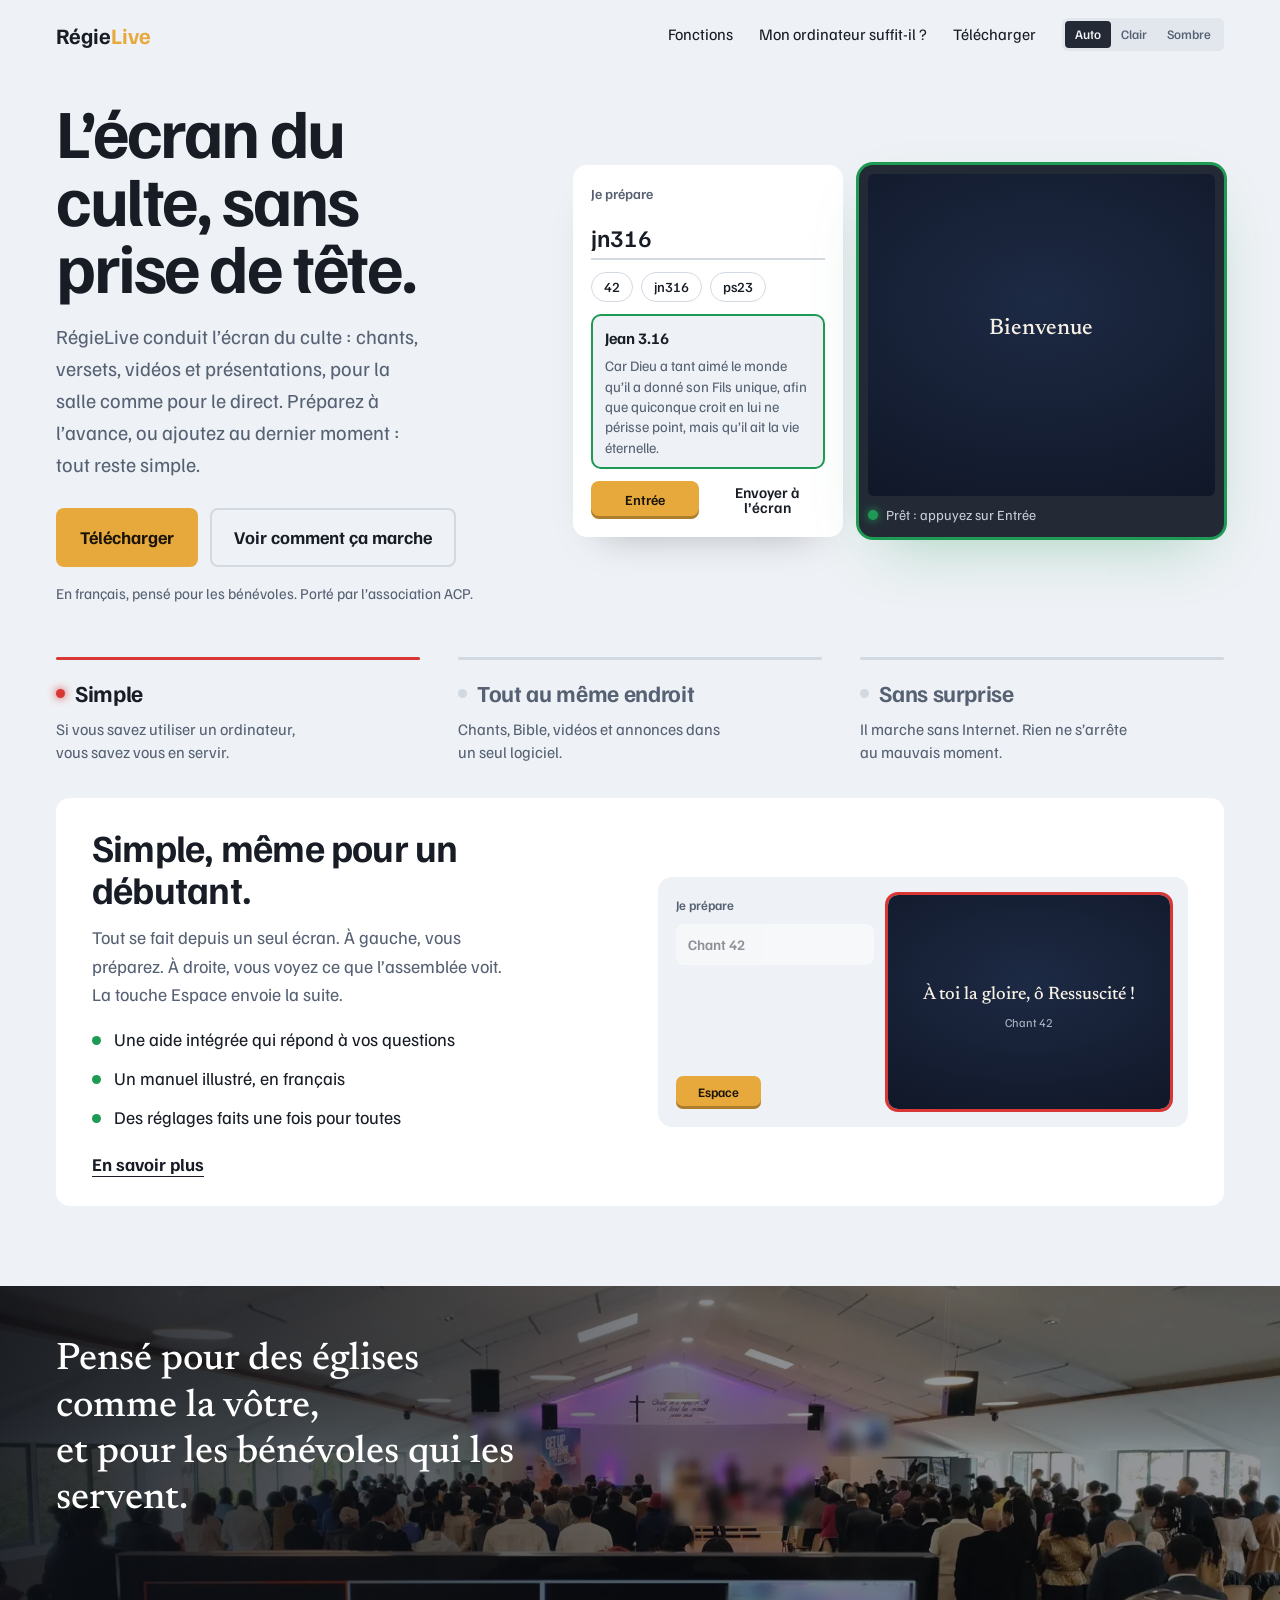
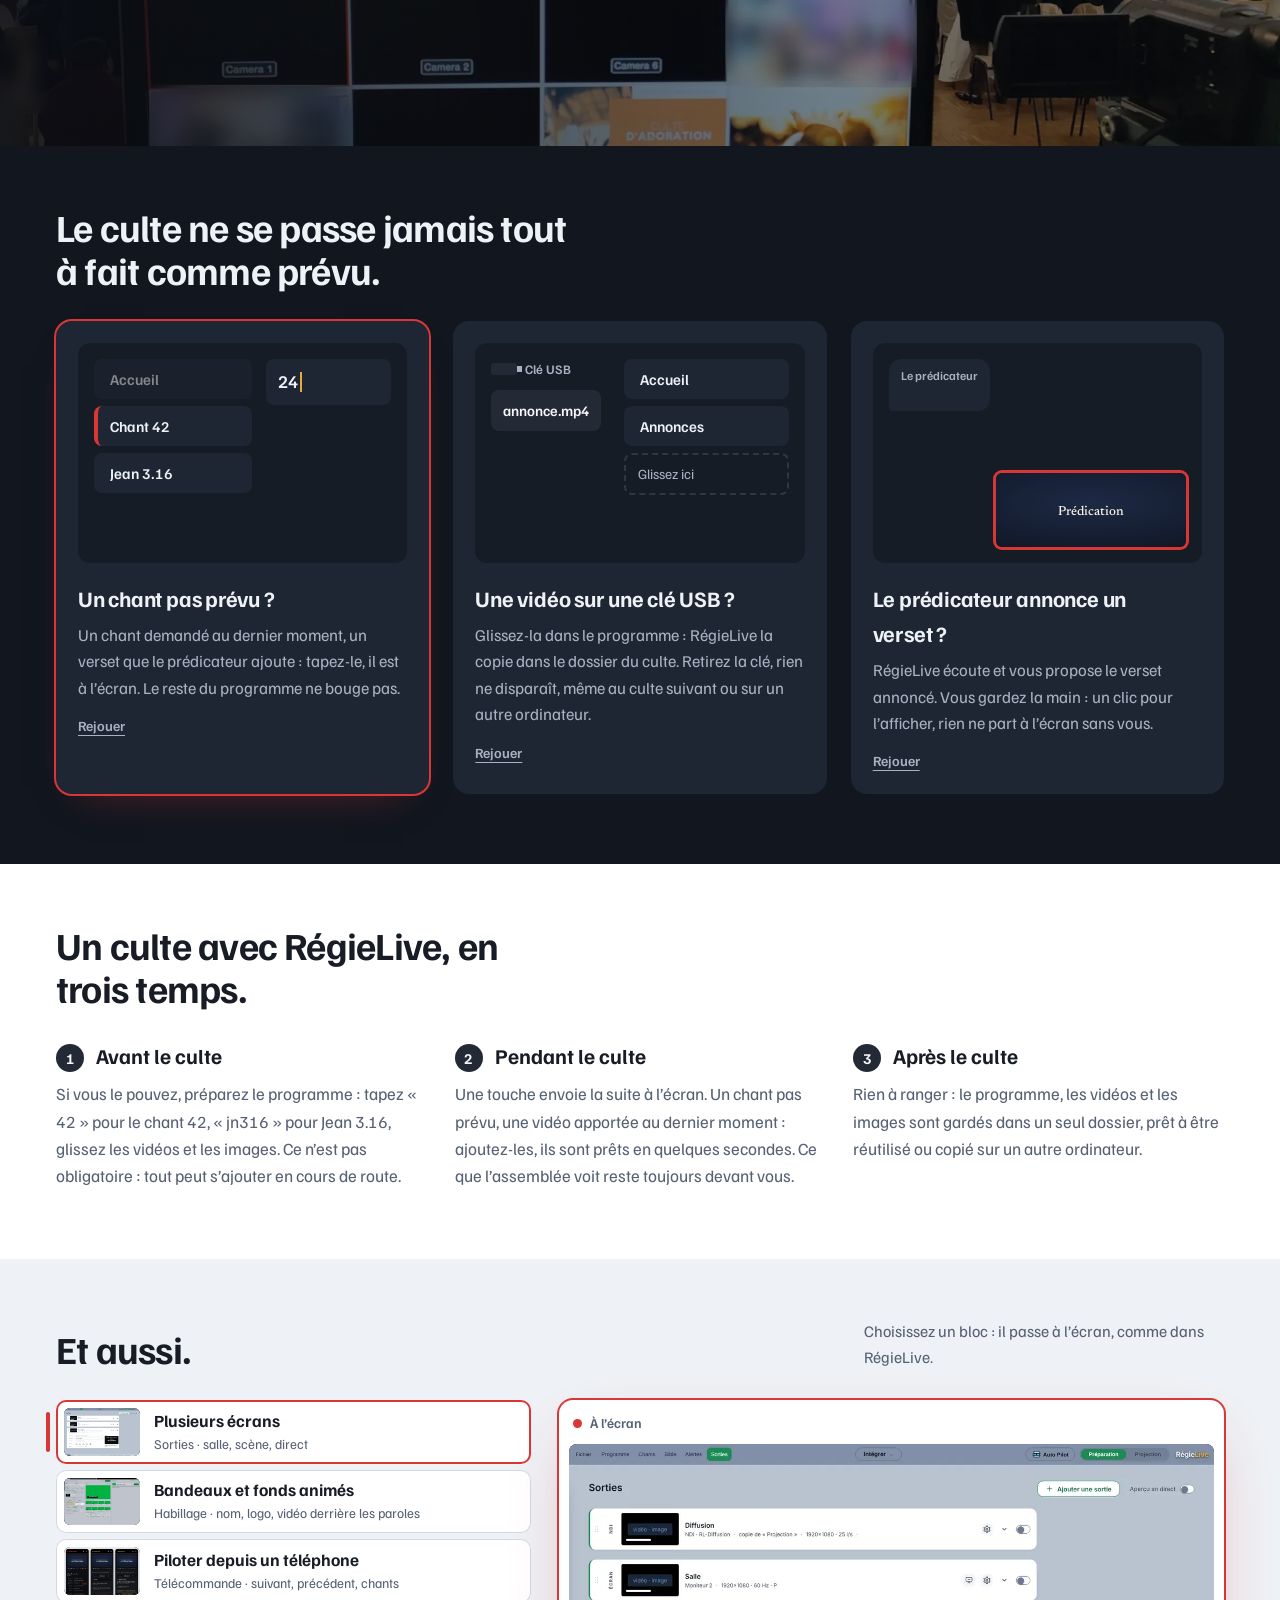
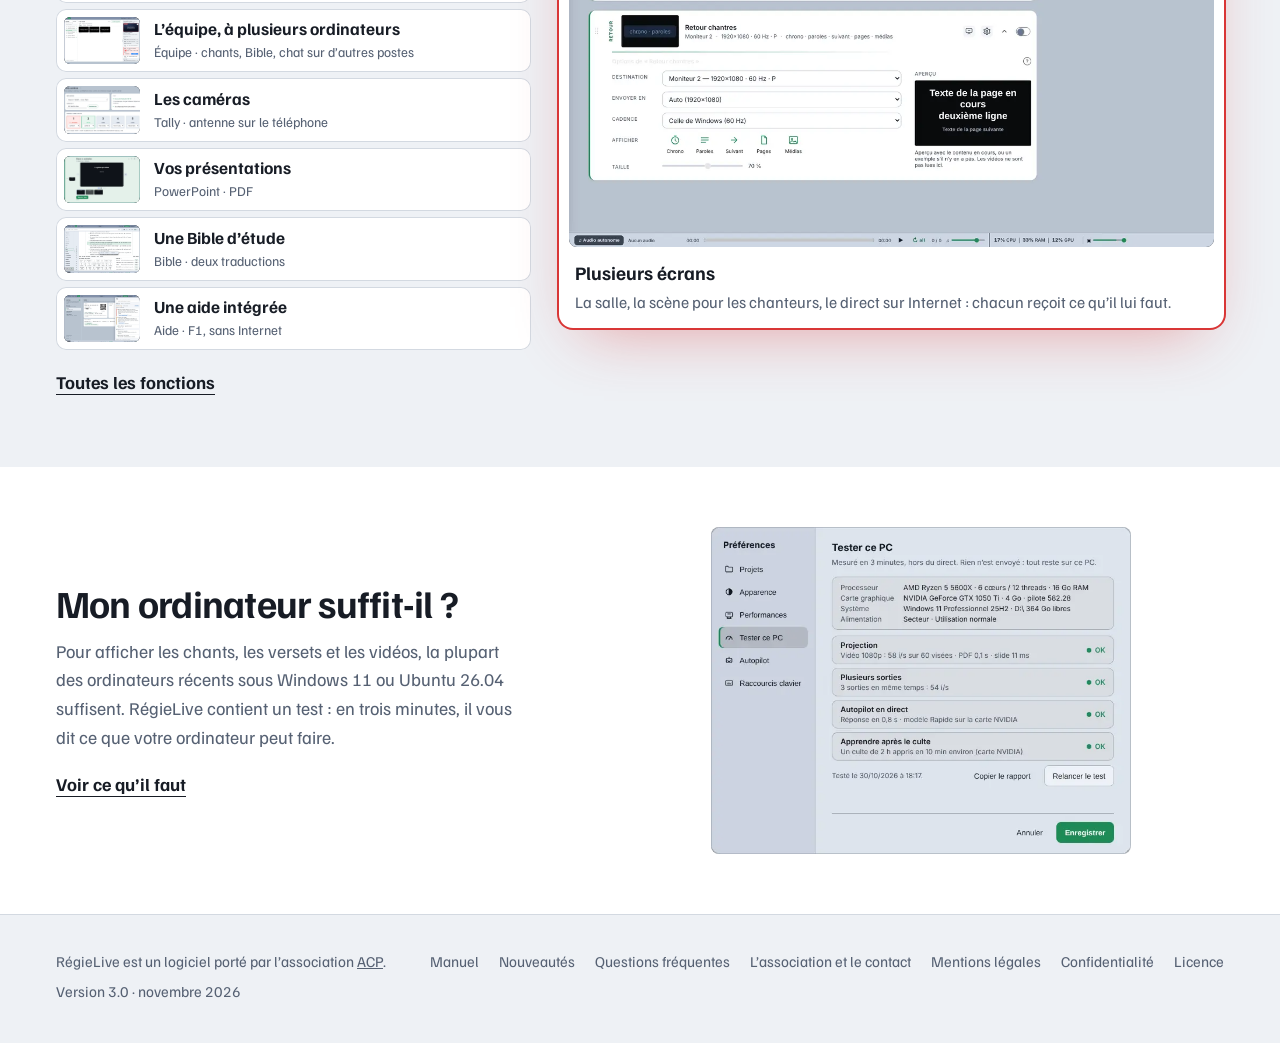
<file: index.html>
<!doctype html>
<html lang="fr"><head><meta charset="utf-8"><meta name="viewport" content="width=device-width,initial-scale=1">
<meta name="darkreader-lock"><!-- le site a ses propres thèmes clair et sombre : Dark Reader ne le modifie pas -->
<meta name="color-scheme" content="light dark">
<title>RégieLive — l’écran du culte, sans prise de tête</title>
<meta name="description" content="RégieLive conduit l’écran du culte : chants, versets, vidéos et présentations, pour la salle comme pour le direct. En français, pensé pour les bénévoles.">
<link rel="canonical" href="https://regielive.github.io/">
<meta property="og:type" content="website"><meta property="og:locale" content="fr_FR"><meta property="og:site_name" content="RégieLive">
<meta property="og:title" content="RégieLive — l’écran du culte, sans prise de tête"><meta property="og:description" content="RégieLive conduit l’écran du culte : chants, versets, vidéos et présentations, pour la salle comme pour le direct. En français, pensé pour les bénévoles.">
<meta property="og:url" content="https://regielive.github.io/"><meta property="og:image" content="https://regielive.github.io/img/partage.png">
<meta name="twitter:card" content="summary_large_image">
<link rel="icon" href="img/icone.png" type="image/png"><link rel="apple-touch-icon" href="img/icone-180.png">
<link rel="preload" href="assets/polices/familjen-grotesk-latin-wght-normal.woff2" as="font" type="font/woff2" crossorigin>
<link rel="stylesheet" href="assets/site.css">
<script>try{const t=localStorage.getItem("rl-theme");if(t==="clair"||t==="sombre")document.documentElement.dataset.theme=t;}catch(_){}</script>
</head><body>
<a class="skip" href="#contenu">Aller au contenu</a>
<header class="l"><a class="logo" href="index.html" aria-label="RégieLive, accueil">Régie<b>Live</b></a>
 <nav aria-label="Menu principal"><a href="fonctions.html">Fonctions</a><a href="ordinateur.html">Mon ordinateur suffit-il ?</a><a href="telecharger.html">Télécharger</a>
  <div class="theme" role="group" aria-label="Apparence"><button data-t="auto">Auto</button><button data-t="clair">Clair</button><button data-t="sombre">Sombre</button></div>
  <details class="menu-m"><summary>Menu</summary><div><a href="index.html">Accueil</a><a href="fonctions.html">Fonctions</a><a href="ordinateur.html">Mon ordinateur suffit-il ?</a><a href="telecharger.html">Télécharger</a><a href="manuel.html">Manuel</a><a href="nouveautes.html">Nouveautés</a><a href="questions.html">Questions fréquentes</a><a href="association.html">L’association et le contact</a><a href="mentions-legales.html">Mentions légales</a><a href="confidentialite.html">Confidentialité</a><a href="licence.html">Licence</a></div></details></nav>
</header>
<main id="contenu">

<section class="hero l">
 <div>
  <h1>L’écran du culte, sans prise de tête.</h1>
  <p class="lead">RégieLive conduit l’écran du culte : chants, versets, vidéos et présentations, pour la salle comme pour le direct. Préparez à l’avance, ou ajoutez au dernier moment : tout reste simple.</p>
  <div class="cta"><a class="btn" href="telecharger.html">Télécharger</a><a class="btn alt" href="#culte">Voir comment ça marche</a></div>
  <p class="gratuit">En français, pensé pour les bénévoles. Porté par l’association ACP.</p>
 </div>
 <div class="demo" id="demo" aria-label="Essayez : préparez puis envoyez à l’écran">
  <div class="prep">
   <p class="etiq">Je prépare</p>
   <label class="champ"><span class="sr">Numéro de chant ou référence biblique</span><input id="q" autocomplete="off" spellcheck="false" placeholder="42 ou jn316"></label>
   <div class="puces"><button data-q="42">42</button><button data-q="jn316">jn316</button><button data-q="ps23">ps23</button></div>
   <div class="carte-prep" id="cp"><b id="cpT">Tapez un numéro de chant ou un verset</b><span id="cpX">Par exemple 42, ou jn316 pour Jean 3.16.</span></div>
   <button class="espace" id="go" disabled><kbd id="kc">Espace</kbd><span>Envoyer à l’écran</span></button>
  </div>
  <figure class="eglise" id="eg">
   <div class="toile" id="toile"><p id="tx">Bienvenue</p><small id="tr"></small></div>
   <figcaption><i class="led"></i><span id="etat">L’écran de l’église</span></figcaption>
  </figure>
 </div>
</section>

<section class="l detail-w" aria-label="Pourquoi RégieLive">
 <div class="axes" role="tablist">
  <button class="ax on" role="tab" aria-selected="true" data-k="simple"><i></i><b>Simple</b><span>Si vous savez utiliser un ordinateur, vous savez vous en servir.</span></button>
  <button class="ax" role="tab" aria-selected="false" data-k="tout"><i></i><b>Tout au même endroit</b><span>Chants, Bible, vidéos et annonces dans un seul logiciel.</span></button>
  <button class="ax" role="tab" aria-selected="false" data-k="sur"><i></i><b>Sans surprise</b><span>Il marche sans Internet. Rien ne s’arrête au mauvais moment.</span></button>
 </div>
 <div class="detail" role="tabpanel" aria-live="polite"><div><h2 id="dt"></h2><p id="dp"></p><ul id="dl"></ul><a class="plus" href="fonctions.html" id="dm">En savoir plus</a></div><div class="stage" id="stage" aria-hidden="true"></div></div>
</section>

<section class="bande" aria-label="RégieLive pendant un culte">
 <img src="img/regie-culte.webp" alt="Depuis la régie : l’écran multivue au premier plan, l’assemblée et les écrans de la salle derrière" loading="lazy">
 <div class="bande-t l"><p>Pensé pour des églises comme la vôtre,<br>et pour les bénévoles qui les servent.</p></div>
</section>
<section class="imprevu l" aria-labelledby="imp-t">
 <h2 id="imp-t">Le culte ne se passe jamais tout à fait comme prévu.</h2>
 <div class="imp-g">
  <article class="imp" id="impA">
   <div class="scene">
    <div class="prog" aria-hidden="true">
     <div class="it fait">Accueil</div><div class="it ecran" id="aCur">Chant 42</div><div class="it">Jean 3.16</div>
    </div>
    <div class="tape" aria-hidden="true"><span id="aTape"></span><i></i></div>
   </div>
   <h3>Un chant pas prévu&nbsp;?</h3>
   <p>Un chant demandé au dernier moment, un verset que le prédicateur ajoute : tapez-le, il est à l’écran. Le reste du programme ne bouge pas.</p>
   <button class="rejouer" data-r="A">Rejouer</button>
  </article>
  <article class="imp" id="impB">
   <div class="scene">
    <div class="usb" id="usb"><span class="cle">Clé USB</span><span class="fichier" id="fic" tabindex="0" role="button" aria-label="Faire glisser annonce.mp4 dans le programme">annonce.mp4</span></div>
    <div class="prog zone" id="zone"><div class="it">Accueil</div><div class="it">Annonces</div><div class="depot" id="depot">Glissez ici</div></div>
   </div>
   <h3>Une vidéo sur une clé USB&nbsp;?</h3>
   <p>Glissez-la dans le programme : RégieLive la copie dans le dossier du culte. Retirez la clé, rien ne disparaît, même au culte suivant ou sur un autre ordinateur.</p>
   <button class="rejouer" data-r="B">Rejouer</button>
  </article>
  <article class="imp" id="impC">
   <div class="scene sceneC">
    <div class="voix" id="voix" aria-hidden="true"><span class="qui">Le prédicateur</span><span id="cTxt"></span></div>
    <div class="propose" id="prop"><span>Jean 3.16</span><button id="cAff">Afficher</button></div>
    <div class="mini" id="mini"><p id="cEcran">Prédication</p></div>
   </div>
   <h3>Le prédicateur annonce un verset&nbsp;?</h3>
   <p>RégieLive écoute et vous propose le verset annoncé. Vous gardez la main : un clic pour l’afficher, rien ne part à l’écran sans vous.</p>
   <button class="rejouer" data-r="C">Rejouer</button>
  </article>
 </div>
</section>
<section class="etapes l" id="culte">
 <h2>Un culte avec RégieLive, en trois temps.</h2>
 <div class="trois">
  <div><h3>Avant le culte</h3><p>Si vous le pouvez, préparez le programme : tapez « 42 » pour le chant 42, « jn316 » pour Jean 3.16, glissez les vidéos et les images. Ce n’est pas obligatoire : tout peut s’ajouter en cours de route.</p></div>
  <div><h3>Pendant le culte</h3><p>Une touche envoie la suite à l’écran. Un chant pas prévu, une vidéo apportée au dernier moment : ajoutez-les, ils sont prêts en quelques secondes. Ce que l’assemblée voit reste toujours devant vous.</p></div>
  <div><h3>Après le culte</h3><p>Rien à ranger : le programme, les vidéos et les images sont gardés dans un seul dossier, prêt à être réutilisé ou copié sur un autre ordinateur.</p></div>
 </div>
</section>

<section class="aussi l" aria-labelledby="aussi-t">
 <div class="fx-tete"><h2 id="aussi-t">Et aussi.</h2><p>Choisissez un bloc : il passe à l’écran, comme dans RégieLive.</p></div>
 <div class="fx">
  <ol class="fx-rail" aria-label="Autres fonctions"><li><button type="button" class="fx-bloc" data-i="ecrans" aria-pressed="true"><span class="fx-vig"><img class="v-clair" src="img/s9-liste.webp" alt="" loading="lazy"><img class="v-sombre" src="img/s9-liste-sombre.webp" alt="" loading="lazy"></span><span class="fx-txt"><b>Plusieurs écrans</b><small>Sorties · salle, scène, direct</small></span></button></li><li><button type="button" class="fx-bloc" data-i="bandeaux" aria-pressed="false"><span class="fx-vig"><img class="v-clair" src="img/s10-bandeaux.webp" alt="" loading="lazy"><img class="v-sombre" src="img/s10-bandeaux-sombre.webp" alt="" loading="lazy"></span><span class="fx-txt"><b>Bandeaux et fonds animés</b><small>Habillage · nom, logo, vidéo derrière les paroles</small></span></button></li><li><button type="button" class="fx-bloc" data-i="telecommande" aria-pressed="false"><span class="fx-vig"><img class="v-clair" src="img/s8-telecommande.webp" alt="" loading="lazy"><img class="v-sombre" src="img/s8-telecommande-sombre.webp" alt="" loading="lazy"></span><span class="fx-txt"><b>Piloter depuis un téléphone</b><small>Télécommande · suivant, précédent, chants</small></span></button></li><li><button type="button" class="fx-bloc" data-i="equipe" aria-pressed="false"><span class="fx-vig"><img class="v-clair" src="img/p2-poste.webp" alt="" loading="lazy"><img class="v-sombre" src="img/p2-poste-sombre.webp" alt="" loading="lazy"></span><span class="fx-txt"><b>L’équipe, à plusieurs ordinateurs</b><small>Équipe · chants, Bible, chat sur d’autres postes</small></span></button></li><li><button type="button" class="fx-bloc" data-i="cameras" aria-pressed="false"><span class="fx-vig"><img class="v-clair" src="img/s8-tally.webp" alt="" loading="lazy"><img class="v-sombre" src="img/s8-tally-sombre.webp" alt="" loading="lazy"></span><span class="fx-txt"><b>Les caméras</b><small>Tally · antenne sur le téléphone</small></span></button></li><li><button type="button" class="fx-bloc" data-i="presentations" aria-pressed="false"><span class="fx-vig"><img class="v-clair" src="img/s4-slide.webp" alt="" loading="lazy"><img class="v-sombre" src="img/s4-slide-sombre.webp" alt="" loading="lazy"></span><span class="fx-txt"><b>Vos présentations</b><small>PowerPoint · PDF</small></span></button></li><li><button type="button" class="fx-bloc" data-i="bible" aria-pressed="false"><span class="fx-vig"><img class="v-clair" src="img/s7-etude.webp" alt="" loading="lazy"><img class="v-sombre" src="img/s7-etude-sombre.webp" alt="" loading="lazy"></span><span class="fx-txt"><b>Une Bible d’étude</b><small>Bible · deux traductions</small></span></button></li><li><button type="button" class="fx-bloc" data-i="aide" aria-pressed="false"><span class="fx-vig"><img class="v-clair" src="img/s1-aide.webp" alt="" loading="lazy"><img class="v-sombre" src="img/s1-aide-sombre.webp" alt="" loading="lazy"></span><span class="fx-txt"><b>Une aide intégrée</b><small>Aide · F1, sans Internet</small></span></button></li></ol>
  <div class="fx-prog"><div class="fx-bar"><span class="fx-pt" aria-hidden="true"></span>À l’écran</div><figure class="fx-vue" data-i="ecrans"><div class="fx-cadre"><img class="v-clair" src="img/s9-liste.webp" alt="La page Sorties de RégieLive" loading="lazy"><img class="v-sombre" src="img/s9-liste-sombre.webp" alt="La page Sorties de RégieLive" loading="lazy"></div><figcaption><b>Plusieurs écrans</b> La salle, la scène pour les chanteurs, le direct sur Internet : chacun reçoit ce qu’il lui faut.</figcaption></figure><figure class="fx-vue" data-i="bandeaux" hidden><div class="fx-cadre"><img class="v-clair" src="img/s10-bandeaux.webp" alt="L’éditeur de bandeaux de RégieLive" loading="lazy"><img class="v-sombre" src="img/s10-bandeaux-sombre.webp" alt="L’éditeur de bandeaux de RégieLive" loading="lazy"></div><figcaption><b>Bandeaux et fonds animés</b> Le nom de l’orateur ou le logo de l’église en bandeau animé sur le direct, et une vidéo qui tourne derrière les paroles des chants.</figcaption></figure><figure class="fx-vue" data-i="telecommande" hidden><div class="fx-cadre"><img class="v-clair" src="img/s8-telecommande.webp" alt="La télécommande de RégieLive sur un téléphone" loading="lazy"><img class="v-sombre" src="img/s8-telecommande-sombre.webp" alt="La télécommande de RégieLive sur un téléphone" loading="lazy"></div><figcaption><b>Piloter depuis un téléphone</b> Le prédicateur ou le responsable avance lui-même depuis son téléphone : suivant, précédent, un chant ou un verset hors programme.</figcaption></figure><figure class="fx-vue" data-i="equipe" hidden><div class="fx-cadre"><img class="v-clair" src="img/p2-poste.webp" alt="Un poste Chants de RégieLive, avec le programme du culte" loading="lazy"><img class="v-sombre" src="img/p2-poste-sombre.webp" alt="Un poste Chants de RégieLive, avec le programme du culte" loading="lazy"></div><figcaption><b>L’équipe, à plusieurs ordinateurs</b> Chacun son poste : les chants, la Bible ou le chat sur un autre ordinateur, et la régie pilotable depuis la sonorisation. Les téléphones de l’équipe reçoivent toujours les messages.</figcaption></figure><figure class="fx-vue" data-i="cameras" hidden><div class="fx-cadre"><img class="v-clair" src="img/s8-tally.webp" alt="Le tally des caméras sur téléphone" loading="lazy"><img class="v-sombre" src="img/s8-tally-sombre.webp" alt="Le tally des caméras sur téléphone" loading="lazy"></div><figcaption><b>Les caméras</b> Le cadreur voit sur son téléphone quand sa caméra passe à l’antenne.</figcaption></figure><figure class="fx-vue" data-i="presentations" hidden><div class="fx-cadre"><img class="v-clair" src="img/s4-slide.webp" alt="Une présentation dans RégieLive" loading="lazy"><img class="v-sombre" src="img/s4-slide-sombre.webp" alt="Une présentation dans RégieLive" loading="lazy"></div><figcaption><b>Vos présentations</b> PowerPoint et PDF s’affichent tels quels, animations comprises.</figcaption></figure><figure class="fx-vue" data-i="bible" hidden><div class="fx-cadre"><img class="v-clair" src="img/s7-etude.webp" alt="La Bible d’étude de RégieLive" loading="lazy"><img class="v-sombre" src="img/s7-etude-sombre.webp" alt="La Bible d’étude de RégieLive" loading="lazy"></div><figcaption><b>Une Bible d’étude</b> Deux traductions côte à côte, les mots d’origine et les versets liés.</figcaption></figure><figure class="fx-vue" data-i="aide" hidden><div class="fx-cadre"><img class="v-clair" src="img/s1-aide.webp" alt="L’aide intégrée de RégieLive" loading="lazy"><img class="v-sombre" src="img/s1-aide-sombre.webp" alt="L’aide intégrée de RégieLive" loading="lazy"></div><figcaption><b>Une aide intégrée</b> Une question ? La réponse est dans le logiciel, sans Internet.</figcaption></figure></div>
 </div>
 <a class="plus" href="fonctions.html">Toutes les fonctions</a>
</section>
<section class="pc l" id="pc">
 <div><h2>Mon ordinateur suffit-il ?</h2><p>Pour afficher les chants, les versets et les vidéos, la plupart des ordinateurs récents sous Windows 11 ou Ubuntu 26.04 suffisent. RégieLive contient un test : en trois minutes, il vous dit ce que votre ordinateur peut faire.</p><a class="plus" href="ordinateur.html">Voir ce qu’il faut</a></div>
 <div><img class="v-clair" src="img/s13-bench.webp" alt="Le test « Tester ce PC » de RégieLive" loading="lazy"><img class="v-sombre" src="img/s13-bench-sombre.webp" alt="Le test « Tester ce PC » de RégieLive" loading="lazy"></div>
</section>

</main>
<footer class="l"><div class="pied"><span>RégieLive est un logiciel porté par l’association <a href="https://acproduction-asso.github.io" target="_blank" rel="noopener">ACP</a>.</span><span>Version 3.0 · novembre 2026</span></div><nav aria-label="Pied de page"><a href="manuel.html">Manuel</a><a href="nouveautes.html">Nouveautés</a><a href="questions.html">Questions fréquentes</a><a href="association.html">L’association et le contact</a><a href="mentions-legales.html">Mentions légales</a><a href="confidentialite.html">Confidentialité</a><a href="licence.html">Licence</a></nav></footer>
<script src="assets/theme.js"></script><script src="assets/accueil.js"></script>
</body></html>
</file>
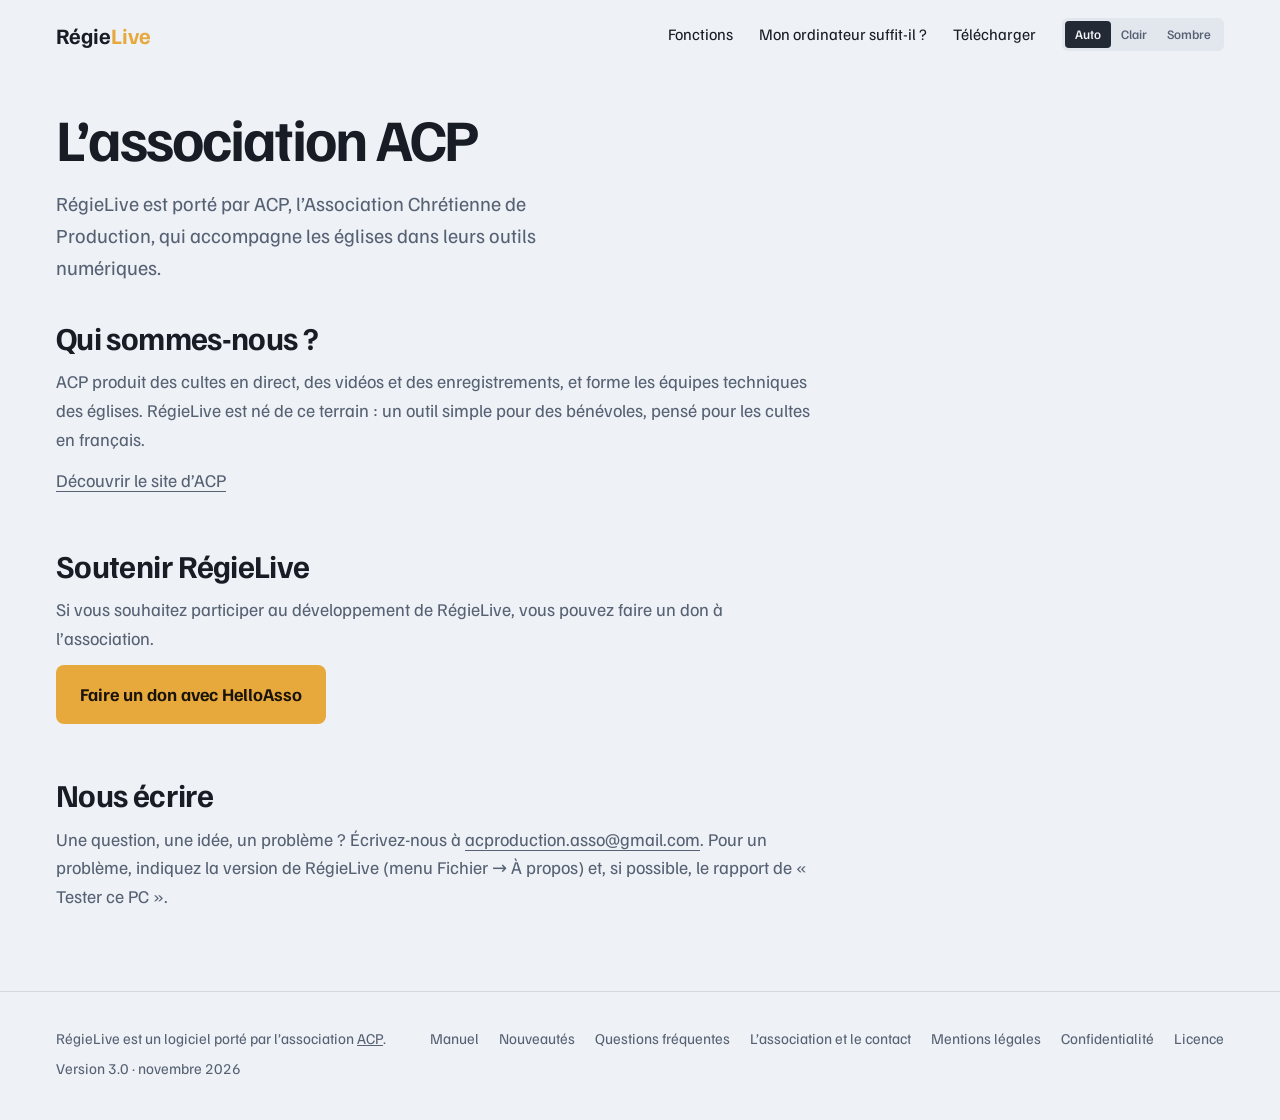
<file: association.html>
<!doctype html>
<html lang="fr"><head><meta charset="utf-8"><meta name="viewport" content="width=device-width,initial-scale=1">
<meta name="darkreader-lock"><!-- le site a ses propres thèmes clair et sombre : Dark Reader ne le modifie pas -->
<meta name="color-scheme" content="light dark">
<title>L’association et le contact — RégieLive</title>
<meta name="description" content="RégieLive est porté par l’association ACP. Soutenir le projet, ou nous écrire.">
<link rel="canonical" href="https://regielive.github.io/association.html">
<meta property="og:type" content="website"><meta property="og:locale" content="fr_FR"><meta property="og:site_name" content="RégieLive">
<meta property="og:title" content="L’association et le contact — RégieLive"><meta property="og:description" content="RégieLive est porté par l’association ACP. Soutenir le projet, ou nous écrire.">
<meta property="og:url" content="https://regielive.github.io/association.html"><meta property="og:image" content="https://regielive.github.io/img/partage.png">
<meta name="twitter:card" content="summary_large_image">
<link rel="icon" href="img/icone.png" type="image/png"><link rel="apple-touch-icon" href="img/icone-180.png">
<link rel="preload" href="assets/polices/familjen-grotesk-latin-wght-normal.woff2" as="font" type="font/woff2" crossorigin>
<link rel="stylesheet" href="assets/site.css">
<script>try{const t=localStorage.getItem("rl-theme");if(t==="clair"||t==="sombre")document.documentElement.dataset.theme=t;}catch(_){}</script>
</head><body>
<a class="skip" href="#contenu">Aller au contenu</a>
<header class="l"><a class="logo" href="index.html" aria-label="RégieLive, accueil">Régie<b>Live</b></a>
 <nav aria-label="Menu principal"><a href="fonctions.html">Fonctions</a><a href="ordinateur.html">Mon ordinateur suffit-il ?</a><a href="telecharger.html">Télécharger</a>
  <div class="theme" role="group" aria-label="Apparence"><button data-t="auto">Auto</button><button data-t="clair">Clair</button><button data-t="sombre">Sombre</button></div>
  <details class="menu-m"><summary>Menu</summary><div><a href="index.html">Accueil</a><a href="fonctions.html">Fonctions</a><a href="ordinateur.html">Mon ordinateur suffit-il ?</a><a href="telecharger.html">Télécharger</a><a href="manuel.html">Manuel</a><a href="nouveautes.html">Nouveautés</a><a href="questions.html">Questions fréquentes</a><a href="association.html">L’association et le contact</a><a href="mentions-legales.html">Mentions légales</a><a href="confidentialite.html">Confidentialité</a><a href="licence.html">Licence</a></div></details></nav>
</header>
<main id="contenu">
<section class="page-head l"><h1>L’association ACP</h1><p class="lead">RégieLive est porté par ACP, l’Association Chrétienne de Production, qui accompagne les églises dans leurs outils numériques.</p></section>
<div class="l prose">
<h2>Qui sommes-nous ?</h2>
<p>ACP produit des cultes en direct, des vidéos et des enregistrements, et forme les équipes techniques des églises. RégieLive est né de ce terrain : un outil simple pour des bénévoles, pensé pour les cultes en français.</p>
<p><a href="https://acproduction-asso.github.io" target="_blank" rel="noopener">Découvrir le site d’ACP</a></p>
<h2 id="soutenir">Soutenir RégieLive</h2>
<p>Si vous souhaitez participer au développement de RégieLive, vous pouvez faire un don à l’association.</p>
<p><a class="btn" href="https://www.helloasso.com/associations/acp-association-chretienne-de-production/formulaires/1" target="_blank" rel="noopener">Faire un don avec HelloAsso</a></p>

<h2 id="contact">Nous écrire</h2>
<p>Une question, une idée, un problème ? Écrivez-nous à <a href="mailto:acproduction.asso@gmail.com">acproduction.asso@gmail.com</a>. Pour un problème, indiquez la version de RégieLive (menu Fichier → À propos) et, si possible, le rapport de « Tester ce PC ».</p>
</div>
</main>
<footer class="l"><div class="pied"><span>RégieLive est un logiciel porté par l’association <a href="https://acproduction-asso.github.io" target="_blank" rel="noopener">ACP</a>.</span><span>Version 3.0 · novembre 2026</span></div><nav aria-label="Pied de page"><a href="manuel.html">Manuel</a><a href="nouveautes.html">Nouveautés</a><a href="questions.html">Questions fréquentes</a><a href="association.html">L’association et le contact</a><a href="mentions-legales.html">Mentions légales</a><a href="confidentialite.html">Confidentialité</a><a href="licence.html">Licence</a></nav></footer>
<script src="assets/theme.js"></script>
</body></html>
</file>
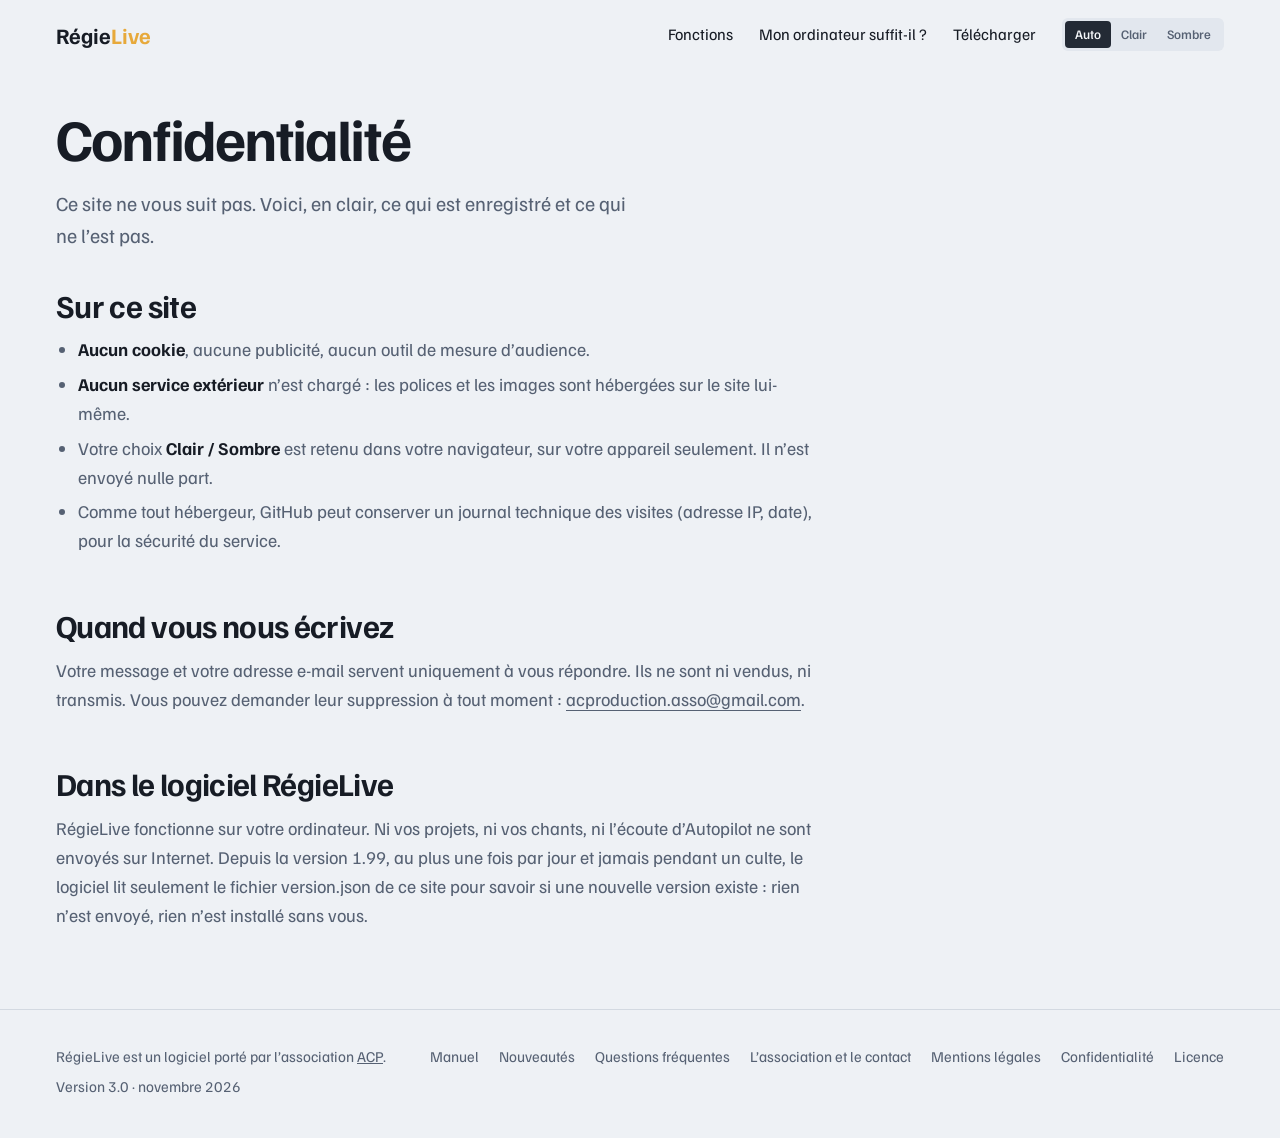
<file: confidentialite.html>
<!doctype html>
<html lang="fr"><head><meta charset="utf-8"><meta name="viewport" content="width=device-width,initial-scale=1">
<meta name="darkreader-lock"><!-- le site a ses propres thèmes clair et sombre : Dark Reader ne le modifie pas -->
<meta name="color-scheme" content="light dark">
<title>Confidentialité — RégieLive</title>
<meta name="description" content="Pas de cookie, pas de mesure d’audience : ce que le site et le logiciel RégieLive enregistrent.">
<link rel="canonical" href="https://regielive.github.io/confidentialite.html">
<meta property="og:type" content="website"><meta property="og:locale" content="fr_FR"><meta property="og:site_name" content="RégieLive">
<meta property="og:title" content="Confidentialité — RégieLive"><meta property="og:description" content="Pas de cookie, pas de mesure d’audience : ce que le site et le logiciel RégieLive enregistrent.">
<meta property="og:url" content="https://regielive.github.io/confidentialite.html"><meta property="og:image" content="https://regielive.github.io/img/partage.png">
<meta name="twitter:card" content="summary_large_image">
<link rel="icon" href="img/icone.png" type="image/png"><link rel="apple-touch-icon" href="img/icone-180.png">
<link rel="preload" href="assets/polices/familjen-grotesk-latin-wght-normal.woff2" as="font" type="font/woff2" crossorigin>
<link rel="stylesheet" href="assets/site.css">
<script>try{const t=localStorage.getItem("rl-theme");if(t==="clair"||t==="sombre")document.documentElement.dataset.theme=t;}catch(_){}</script>
</head><body>
<a class="skip" href="#contenu">Aller au contenu</a>
<header class="l"><a class="logo" href="index.html" aria-label="RégieLive, accueil">Régie<b>Live</b></a>
 <nav aria-label="Menu principal"><a href="fonctions.html">Fonctions</a><a href="ordinateur.html">Mon ordinateur suffit-il ?</a><a href="telecharger.html">Télécharger</a>
  <div class="theme" role="group" aria-label="Apparence"><button data-t="auto">Auto</button><button data-t="clair">Clair</button><button data-t="sombre">Sombre</button></div>
  <details class="menu-m"><summary>Menu</summary><div><a href="index.html">Accueil</a><a href="fonctions.html">Fonctions</a><a href="ordinateur.html">Mon ordinateur suffit-il ?</a><a href="telecharger.html">Télécharger</a><a href="manuel.html">Manuel</a><a href="nouveautes.html">Nouveautés</a><a href="questions.html">Questions fréquentes</a><a href="association.html">L’association et le contact</a><a href="mentions-legales.html">Mentions légales</a><a href="confidentialite.html">Confidentialité</a><a href="licence.html">Licence</a></div></details></nav>
</header>
<main id="contenu">
<section class="page-head l"><h1>Confidentialité</h1><p class="lead">Ce site ne vous suit pas. Voici, en clair, ce qui est enregistré et ce qui ne l’est pas.</p></section>
<div class="l prose">
<h2>Sur ce site</h2>
<ul><li><strong>Aucun cookie</strong>, aucune publicité, aucun outil de mesure d’audience.</li>
<li><strong>Aucun service extérieur</strong> n’est chargé : les polices et les images sont hébergées sur le site lui-même.</li>
<li>Votre choix <strong>Clair / Sombre</strong> est retenu dans votre navigateur, sur votre appareil seulement. Il n’est envoyé nulle part.</li>
<li>Comme tout hébergeur, GitHub peut conserver un journal technique des visites (adresse IP, date), pour la sécurité du service.</li></ul>
<h2>Quand vous nous écrivez</h2>
<p>Votre message et votre adresse e-mail servent uniquement à vous répondre. Ils ne sont ni vendus, ni transmis. Vous pouvez demander leur suppression à tout moment : <a href="mailto:acproduction.asso@gmail.com">acproduction.asso@gmail.com</a>.</p>
<h2>Dans le logiciel RégieLive</h2>
<p>RégieLive fonctionne sur votre ordinateur. Ni vos projets, ni vos chants, ni l’écoute d’Autopilot ne sont envoyés sur Internet. Depuis la version 1.99, au plus une fois par jour et jamais pendant un culte, le logiciel lit seulement le fichier version.json de ce site pour savoir si une nouvelle version existe : rien n’est envoyé, rien n’est installé sans vous.</p>
</div>
</main>
<footer class="l"><div class="pied"><span>RégieLive est un logiciel porté par l’association <a href="https://acproduction-asso.github.io" target="_blank" rel="noopener">ACP</a>.</span><span>Version 3.0 · novembre 2026</span></div><nav aria-label="Pied de page"><a href="manuel.html">Manuel</a><a href="nouveautes.html">Nouveautés</a><a href="questions.html">Questions fréquentes</a><a href="association.html">L’association et le contact</a><a href="mentions-legales.html">Mentions légales</a><a href="confidentialite.html">Confidentialité</a><a href="licence.html">Licence</a></nav></footer>
<script src="assets/theme.js"></script>
</body></html>
</file>
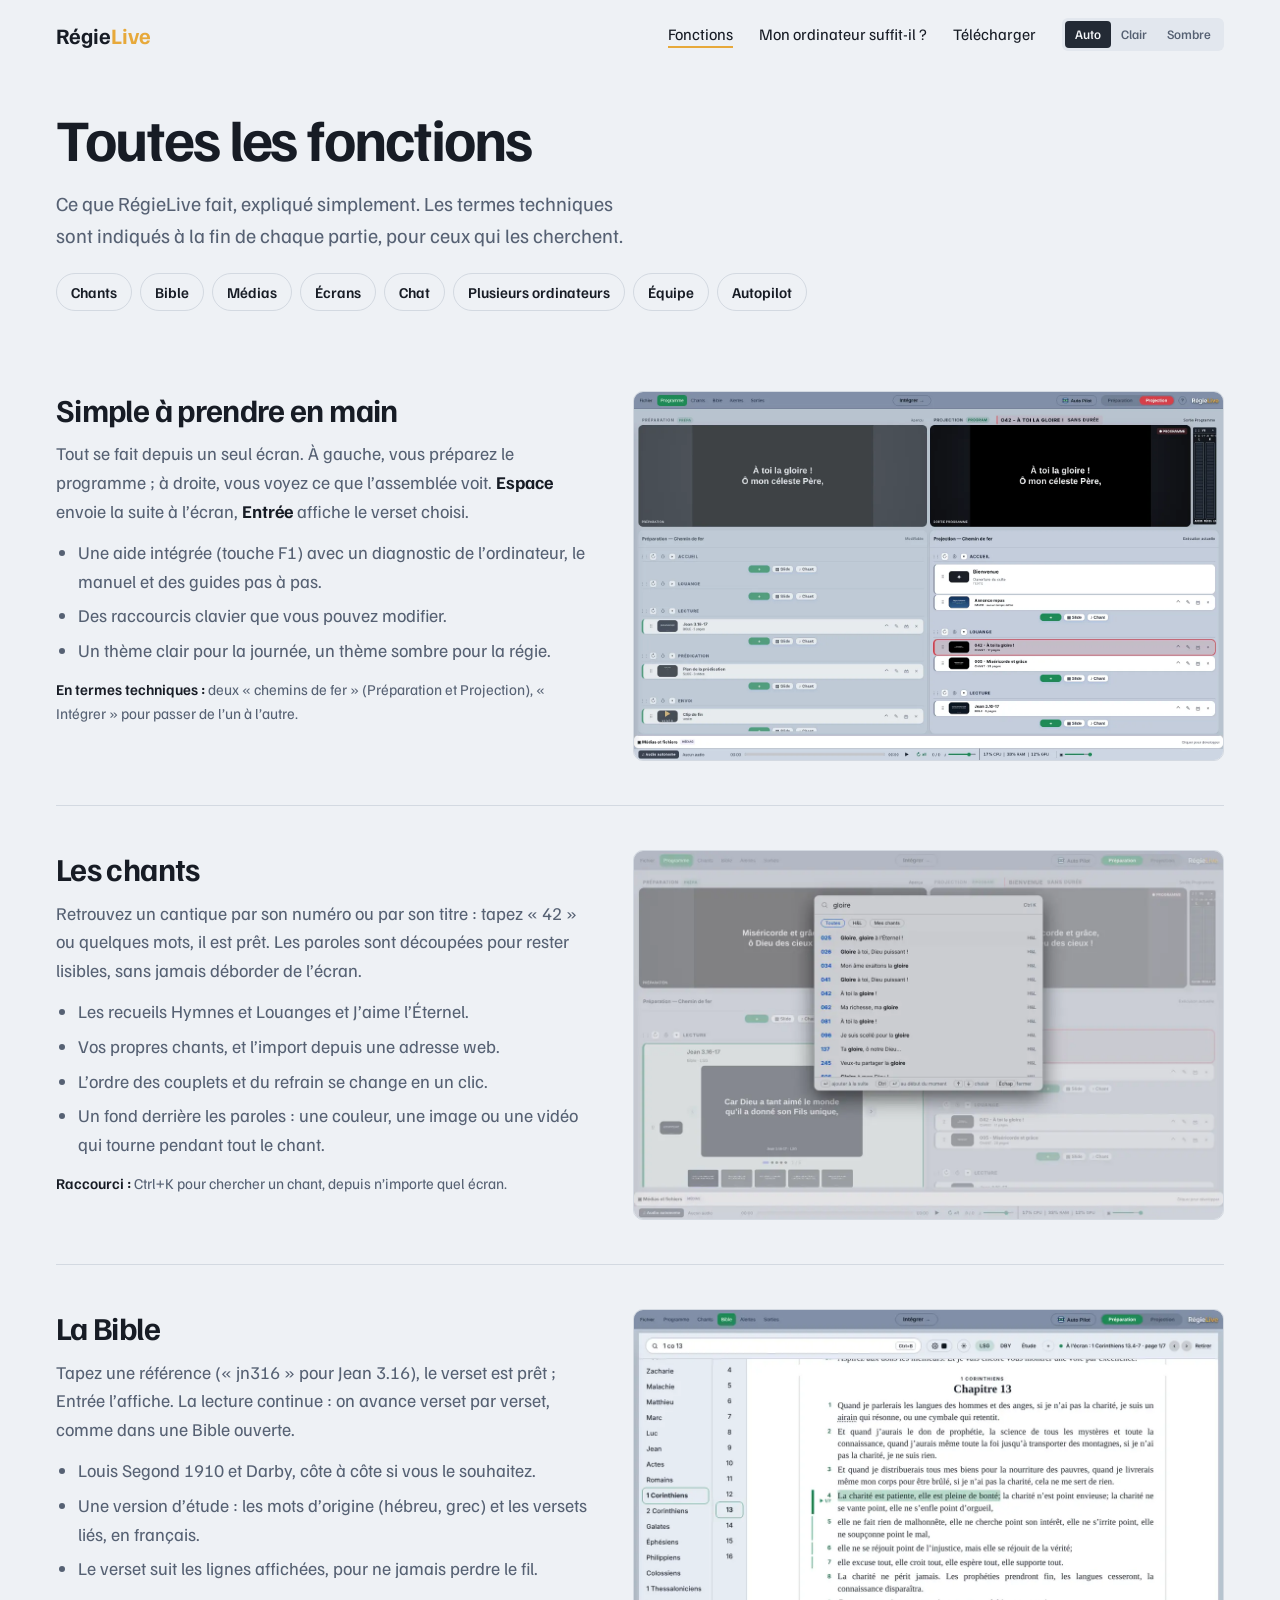
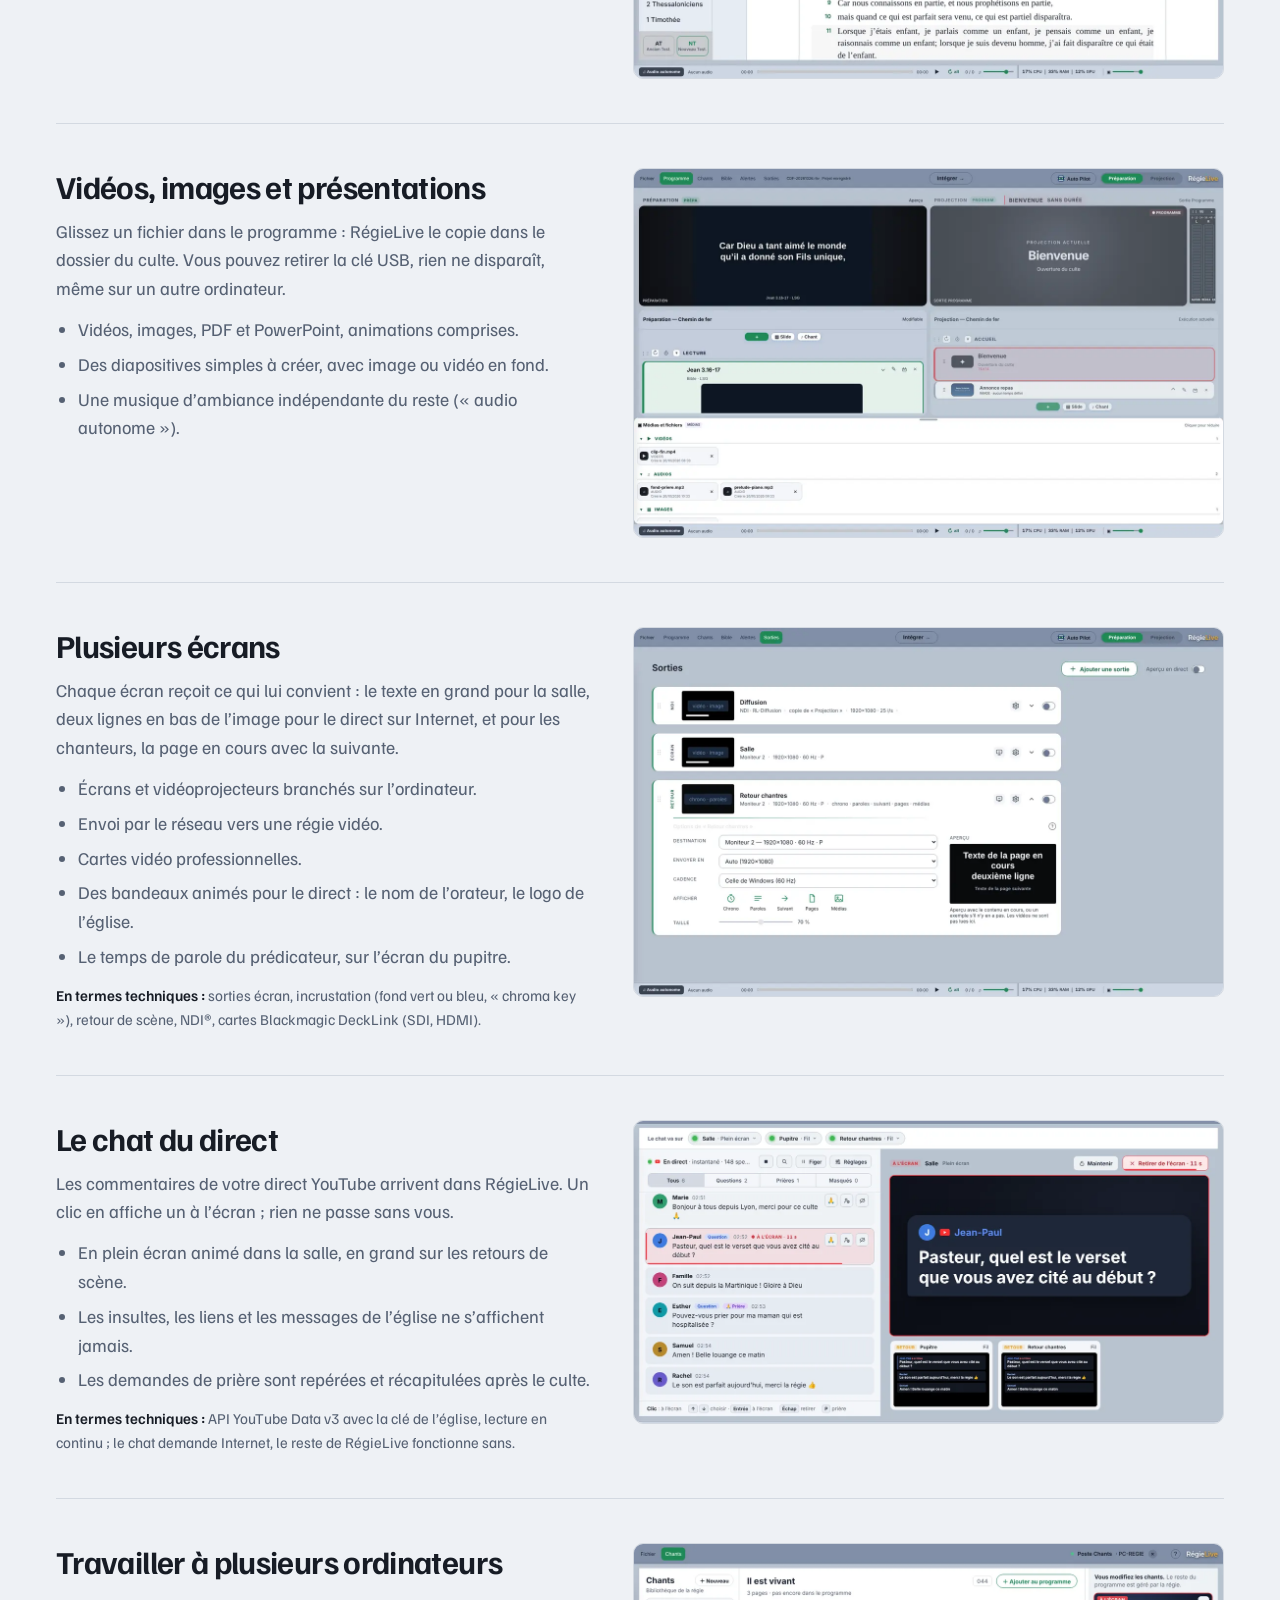
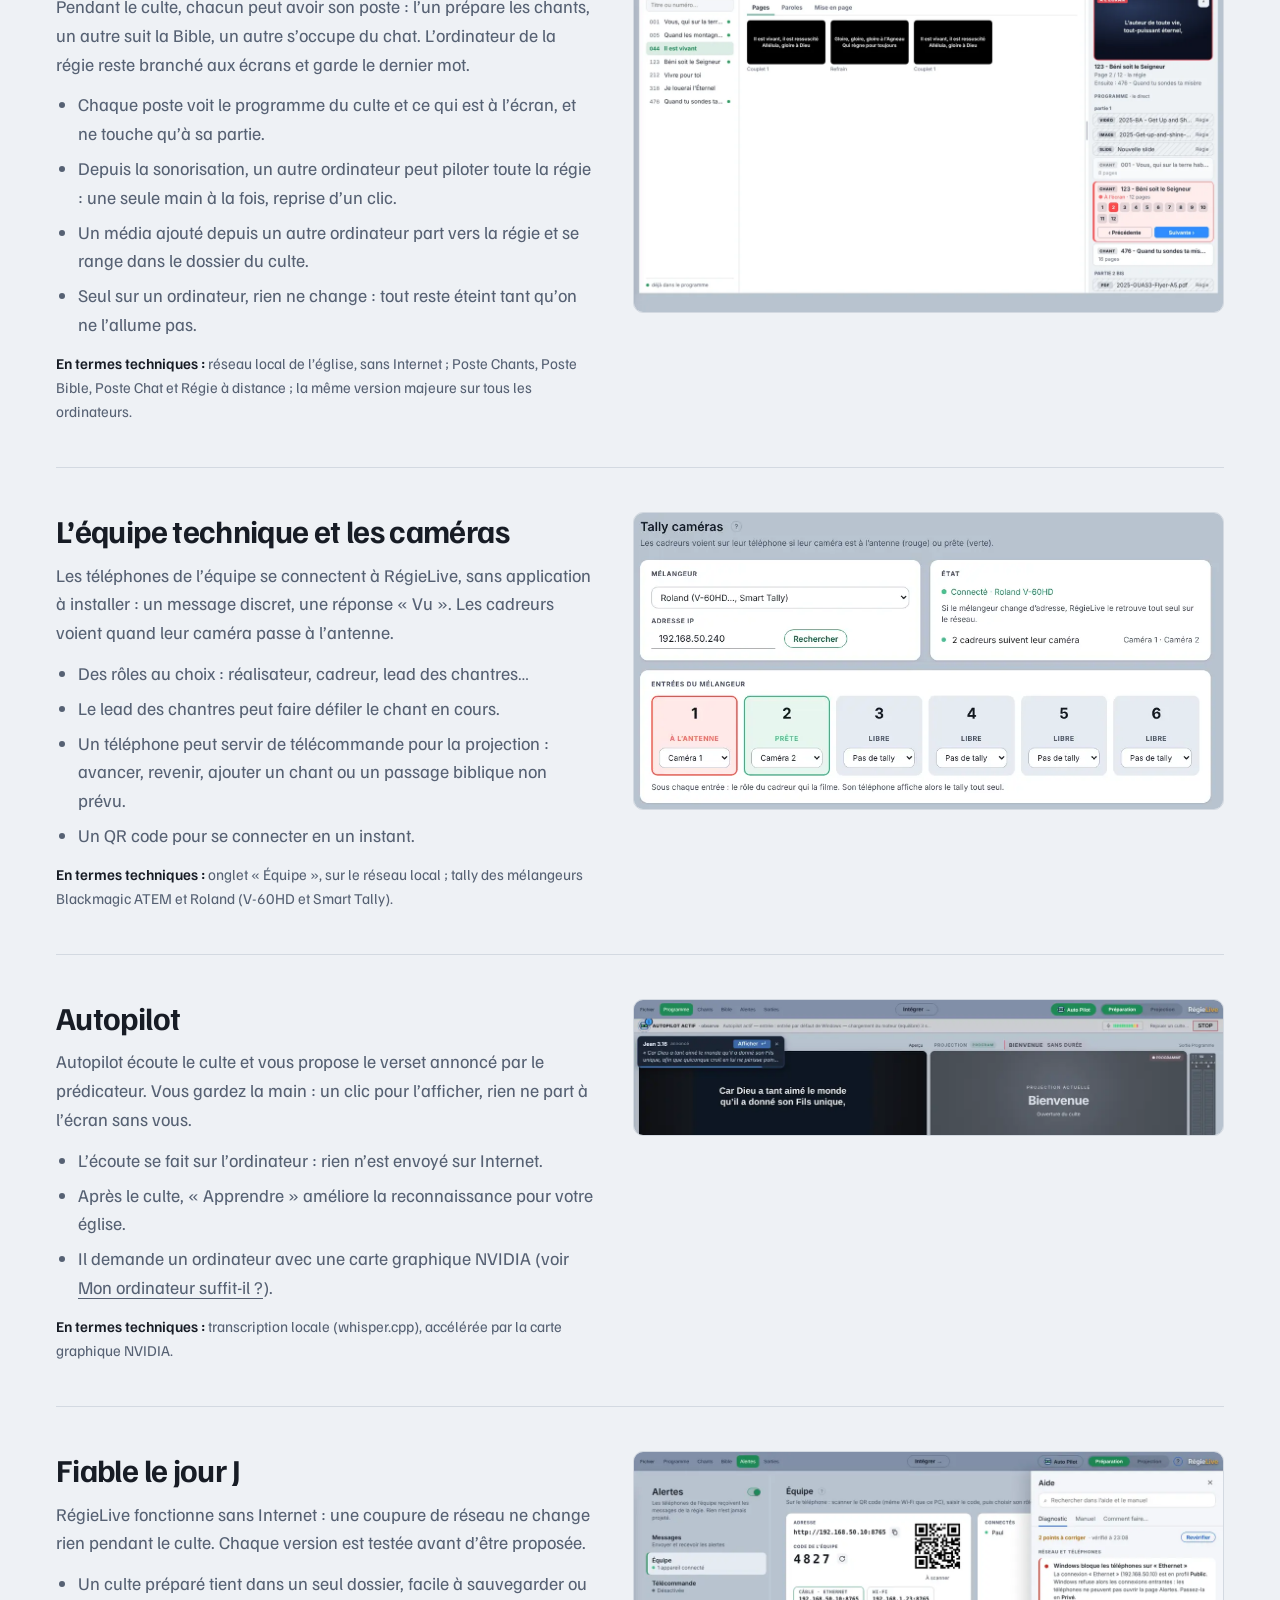
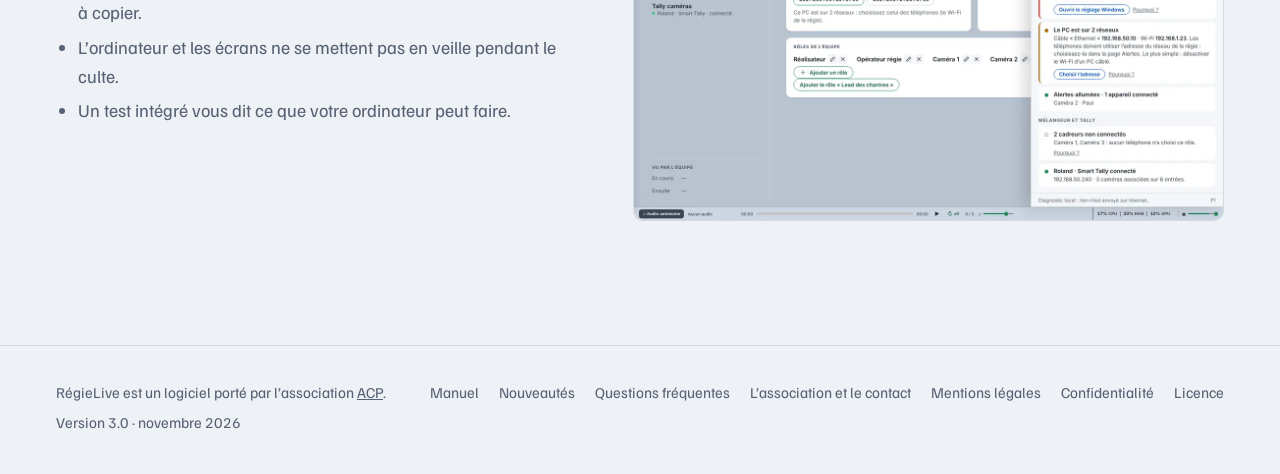
<file: fonctions.html>
<!doctype html>
<html lang="fr"><head><meta charset="utf-8"><meta name="viewport" content="width=device-width,initial-scale=1">
<meta name="darkreader-lock"><!-- le site a ses propres thèmes clair et sombre : Dark Reader ne le modifie pas -->
<meta name="color-scheme" content="light dark">
<title>Toutes les fonctions — RégieLive</title>
<meta name="description" content="Chants, Bible, médias, écrans, équipe technique et Autopilot : tout ce que fait RégieLive, expliqué simplement.">
<link rel="canonical" href="https://regielive.github.io/fonctions.html">
<meta property="og:type" content="website"><meta property="og:locale" content="fr_FR"><meta property="og:site_name" content="RégieLive">
<meta property="og:title" content="Toutes les fonctions — RégieLive"><meta property="og:description" content="Chants, Bible, médias, écrans, équipe technique et Autopilot : tout ce que fait RégieLive, expliqué simplement.">
<meta property="og:url" content="https://regielive.github.io/fonctions.html"><meta property="og:image" content="https://regielive.github.io/img/partage.png">
<meta name="twitter:card" content="summary_large_image">
<link rel="icon" href="img/icone.png" type="image/png"><link rel="apple-touch-icon" href="img/icone-180.png">
<link rel="preload" href="assets/polices/familjen-grotesk-latin-wght-normal.woff2" as="font" type="font/woff2" crossorigin>
<link rel="stylesheet" href="assets/site.css">
<script>try{const t=localStorage.getItem("rl-theme");if(t==="clair"||t==="sombre")document.documentElement.dataset.theme=t;}catch(_){}</script>
</head><body>
<a class="skip" href="#contenu">Aller au contenu</a>
<header class="l"><a class="logo" href="index.html" aria-label="RégieLive, accueil">Régie<b>Live</b></a>
 <nav aria-label="Menu principal"><a href="fonctions.html" aria-current="page">Fonctions</a><a href="ordinateur.html">Mon ordinateur suffit-il ?</a><a href="telecharger.html">Télécharger</a>
  <div class="theme" role="group" aria-label="Apparence"><button data-t="auto">Auto</button><button data-t="clair">Clair</button><button data-t="sombre">Sombre</button></div>
  <details class="menu-m"><summary>Menu</summary><div><a href="index.html">Accueil</a><a href="fonctions.html">Fonctions</a><a href="ordinateur.html">Mon ordinateur suffit-il ?</a><a href="telecharger.html">Télécharger</a><a href="manuel.html">Manuel</a><a href="nouveautes.html">Nouveautés</a><a href="questions.html">Questions fréquentes</a><a href="association.html">L’association et le contact</a><a href="mentions-legales.html">Mentions légales</a><a href="confidentialite.html">Confidentialité</a><a href="licence.html">Licence</a></div></details></nav>
</header>
<main id="contenu">
<section class="page-head l"><h1>Toutes les fonctions</h1><p class="lead">Ce que RégieLive fait, expliqué simplement. Les termes techniques sont indiqués à la fin de chaque partie, pour ceux qui les cherchent.</p><nav class="sommaire" aria-label="Sur cette page"><a href="#chants">Chants</a><a href="#bible">Bible</a><a href="#medias">Médias</a><a href="#ecrans">Écrans</a><a href="#chat">Chat</a><a href="#plusieurs">Plusieurs ordinateurs</a><a href="#equipe">Équipe</a><a href="#autopilot">Autopilot</a></nav></section><div class="l prose large"><section class="fonc" id="simple"><div><h2>Simple à prendre en main</h2><p>Tout se fait depuis un seul écran. À gauche, vous préparez le programme ; à droite, vous voyez ce que l’assemblée voit. <strong>Espace</strong> envoie la suite à l’écran, <strong>Entrée</strong> affiche le verset choisi.</p><ul><li>Une aide intégrée (touche F1) avec un diagnostic de l’ordinateur, le manuel et des guides pas à pas.</li><li>Des raccourcis clavier que vous pouvez modifier.</li><li>Un thème clair pour la journée, un thème sombre pour la régie.</li></ul><p class=mots><b>En termes techniques :</b> deux « chemins de fer » (Préparation et Projection), « Intégrer » pour passer de l’un à l’autre.</p></div><div><img class="v-clair" src="img/app.webp" alt="RégieLive : la préparation à gauche, ce que voit l’assemblée à droite" loading="lazy"><img class="v-sombre" src="img/app-sombre.webp" alt="RégieLive : la préparation à gauche, ce que voit l’assemblée à droite" loading="lazy"></div></section><section class="fonc" id="chants"><div><h2>Les chants</h2><p>Retrouvez un cantique par son numéro ou par son titre : tapez « 42 » ou quelques mots, il est prêt. Les paroles sont découpées pour rester lisibles, sans jamais déborder de l’écran.</p><ul><li>Les recueils Hymnes et Louanges et J’aime l’Éternel.</li><li>Vos propres chants, et l’import depuis une adresse web.</li><li>L’ordre des couplets et du refrain se change en un clic.</li><li>Un fond derrière les paroles : une couleur, une image ou une vidéo qui tourne pendant tout le chant.</li></ul><p class=mots><b>Raccourci :</b> Ctrl+K pour chercher un chant, depuis n’importe quel écran.</p></div><div><img class="v-clair" src="img/s6-ctrlk.webp" alt="La recherche rapide d’un chant dans RégieLive" loading="lazy"><img class="v-sombre" src="img/s6-ctrlk-sombre.webp" alt="La recherche rapide d’un chant dans RégieLive" loading="lazy"></div></section><section class="fonc" id="bible"><div><h2>La Bible</h2><p>Tapez une référence (« jn316 » pour Jean 3.16), le verset est prêt ; Entrée l’affiche. La lecture continue : on avance verset par verset, comme dans une Bible ouverte.</p><ul><li>Louis Segond 1910 et Darby, côte à côte si vous le souhaitez.</li><li>Une version d’étude : les mots d’origine (hébreu, grec) et les versets liés, en français.</li><li>Le verset suit les lignes affichées, pour ne jamais perdre le fil.</li></ul></div><div><img class="v-clair" src="img/s7-direct.webp" alt="La Bible dans RégieLive, avec le verset à l’écran" loading="lazy"><img class="v-sombre" src="img/s7-direct-sombre.webp" alt="La Bible dans RégieLive, avec le verset à l’écran" loading="lazy"></div></section><section class="fonc" id="medias"><div><h2>Vidéos, images et présentations</h2><p>Glissez un fichier dans le programme : RégieLive le copie dans le dossier du culte. Vous pouvez retirer la clé USB, rien ne disparaît, même sur un autre ordinateur.</p><ul><li>Vidéos, images, PDF et PowerPoint, animations comprises.</li><li>Des diapositives simples à créer, avec image ou vidéo en fond.</li><li>Une musique d’ambiance indépendante du reste (« audio autonome »).</li></ul></div><div><img class="v-clair" src="img/s2-medias.webp" alt="Le volet Médias et fichiers de RégieLive" loading="lazy"><img class="v-sombre" src="img/s2-medias-sombre.webp" alt="Le volet Médias et fichiers de RégieLive" loading="lazy"></div></section><section class="fonc" id="ecrans"><div><h2>Plusieurs écrans</h2><p>Chaque écran reçoit ce qui lui convient : le texte en grand pour la salle, deux lignes en bas de l’image pour le direct sur Internet, et pour les chanteurs, la page en cours avec la suivante.</p><ul><li>Écrans et vidéoprojecteurs branchés sur l’ordinateur.</li><li>Envoi par le réseau vers une régie vidéo.</li><li>Cartes vidéo professionnelles.</li><li>Des bandeaux animés pour le direct : le nom de l’orateur, le logo de l’église.</li><li>Le temps de parole du prédicateur, sur l’écran du pupitre.</li></ul><p class=mots><b>En termes techniques :</b> sorties écran, incrustation (fond vert ou bleu, « chroma key »), retour de scène, NDI®, cartes Blackmagic DeckLink (SDI, HDMI).</p></div><div><img class="v-clair" src="img/s9-liste.webp" alt="La page Sorties de RégieLive" loading="lazy"><img class="v-sombre" src="img/s9-liste-sombre.webp" alt="La page Sorties de RégieLive" loading="lazy"></div></section><section class="fonc" id="chat"><div><h2>Le chat du direct</h2><p>Les commentaires de votre direct YouTube arrivent dans RégieLive. Un clic en affiche un à l’écran ; rien ne passe sans vous.</p><ul><li>En plein écran animé dans la salle, en grand sur les retours de scène.</li><li>Les insultes, les liens et les messages de l’église ne s’affichent jamais.</li><li>Les demandes de prière sont repérées et récapitulées après le culte.</li></ul><p class=mots><b>En termes techniques :</b> API YouTube Data v3 avec la clé de l’église, lecture en continu ; le chat demande Internet, le reste de RégieLive fonctionne sans.</p></div><div><img class="v-clair" src="img/chat.webp" alt="L’onglet Chat de RégieLive pendant un direct" loading="lazy"><img class="v-sombre" src="img/chat-sombre.webp" alt="L’onglet Chat de RégieLive pendant un direct" loading="lazy"></div></section><section class="fonc" id="plusieurs"><div><h2>Travailler à plusieurs ordinateurs</h2><p>Pendant le culte, chacun peut avoir son poste : l’un prépare les chants, un autre suit la Bible, un autre s’occupe du chat. L’ordinateur de la régie reste branché aux écrans et garde le dernier mot.</p><ul><li>Chaque poste voit le programme du culte et ce qui est à l’écran, et ne touche qu’à sa partie.</li><li>Depuis la sonorisation, un autre ordinateur peut piloter toute la régie : une seule main à la fois, reprise d’un clic.</li><li>Un média ajouté depuis un autre ordinateur part vers la régie et se range dans le dossier du culte.</li><li>Seul sur un ordinateur, rien ne change : tout reste éteint tant qu’on ne l’allume pas.</li></ul><p class=mots><b>En termes techniques :</b> réseau local de l’église, sans Internet ; Poste Chants, Poste Bible, Poste Chat et Régie à distance ; la même version majeure sur tous les ordinateurs.</p></div><div><img class="v-clair" src="img/p2-poste.webp" alt="Un poste Chants de RégieLive, avec le programme du culte à droite" loading="lazy"><img class="v-sombre" src="img/p2-poste-sombre.webp" alt="Un poste Chants de RégieLive, avec le programme du culte à droite" loading="lazy"></div></section><section class="fonc" id="equipe"><div><h2>L’équipe technique et les caméras</h2><p>Les téléphones de l’équipe se connectent à RégieLive, sans application à installer : un message discret, une réponse « Vu ». Les cadreurs voient quand leur caméra passe à l’antenne.</p><ul><li>Des rôles au choix : réalisateur, cadreur, lead des chantres…</li><li>Le lead des chantres peut faire défiler le chant en cours.</li><li>Un téléphone peut servir de télécommande pour la projection : avancer, revenir, ajouter un chant ou un passage biblique non prévu.</li><li>Un QR code pour se connecter en un instant.</li></ul><p class=mots><b>En termes techniques :</b> onglet « Équipe », sur le réseau local ; tally des mélangeurs Blackmagic ATEM et Roland (V-60HD et Smart Tally).</p></div><div><img class="v-clair" src="img/s8-tally.webp" alt="Le tally des caméras dans RégieLive" loading="lazy"><img class="v-sombre" src="img/s8-tally-sombre.webp" alt="Le tally des caméras dans RégieLive" loading="lazy"></div></section><section class="fonc" id="autopilot"><div><h2>Autopilot</h2><p>Autopilot écoute le culte et vous propose le verset annoncé par le prédicateur. Vous gardez la main : un clic pour l’afficher, rien ne part à l’écran sans vous.</p><ul><li>L’écoute se fait sur l’ordinateur : rien n’est envoyé sur Internet.</li><li>Après le culte, « Apprendre » améliore la reconnaissance pour votre église.</li><li>Il demande un ordinateur avec une carte graphique NVIDIA (voir <a href="ordinateur.html">Mon ordinateur suffit-il ?</a>).</li></ul><p class=mots><b>En termes techniques :</b> transcription locale (whisper.cpp), accélérée par la carte graphique NVIDIA.</p></div><div><img class="v-clair" src="img/s11-bulle.webp" alt="Une proposition d’Autopilot dans RégieLive" loading="lazy"><img class="v-sombre" src="img/s11-bulle-sombre.webp" alt="Une proposition d’Autopilot dans RégieLive" loading="lazy"></div></section><section class="fonc" id="fiable"><div><h2>Fiable le jour J</h2><p>RégieLive fonctionne sans Internet : une coupure de réseau ne change rien pendant le culte. Chaque version est testée avant d’être proposée.</p><ul><li>Un culte préparé tient dans un seul dossier, facile à sauvegarder ou à copier.</li><li>L’ordinateur et les écrans ne se mettent pas en veille pendant le culte.</li><li>Un test intégré vous dit ce que votre ordinateur peut faire.</li></ul></div><div><img class="v-clair" src="img/s1-aide.webp" alt="L’aide intégrée et le diagnostic de RégieLive" loading="lazy"><img class="v-sombre" src="img/s1-aide-sombre.webp" alt="L’aide intégrée et le diagnostic de RégieLive" loading="lazy"></div></section></div>
</main>
<footer class="l"><div class="pied"><span>RégieLive est un logiciel porté par l’association <a href="https://acproduction-asso.github.io" target="_blank" rel="noopener">ACP</a>.</span><span>Version 3.0 · novembre 2026</span></div><nav aria-label="Pied de page"><a href="manuel.html">Manuel</a><a href="nouveautes.html">Nouveautés</a><a href="questions.html">Questions fréquentes</a><a href="association.html">L’association et le contact</a><a href="mentions-legales.html">Mentions légales</a><a href="confidentialite.html">Confidentialité</a><a href="licence.html">Licence</a></nav></footer>
<script src="assets/theme.js"></script>
</body></html>
</file>
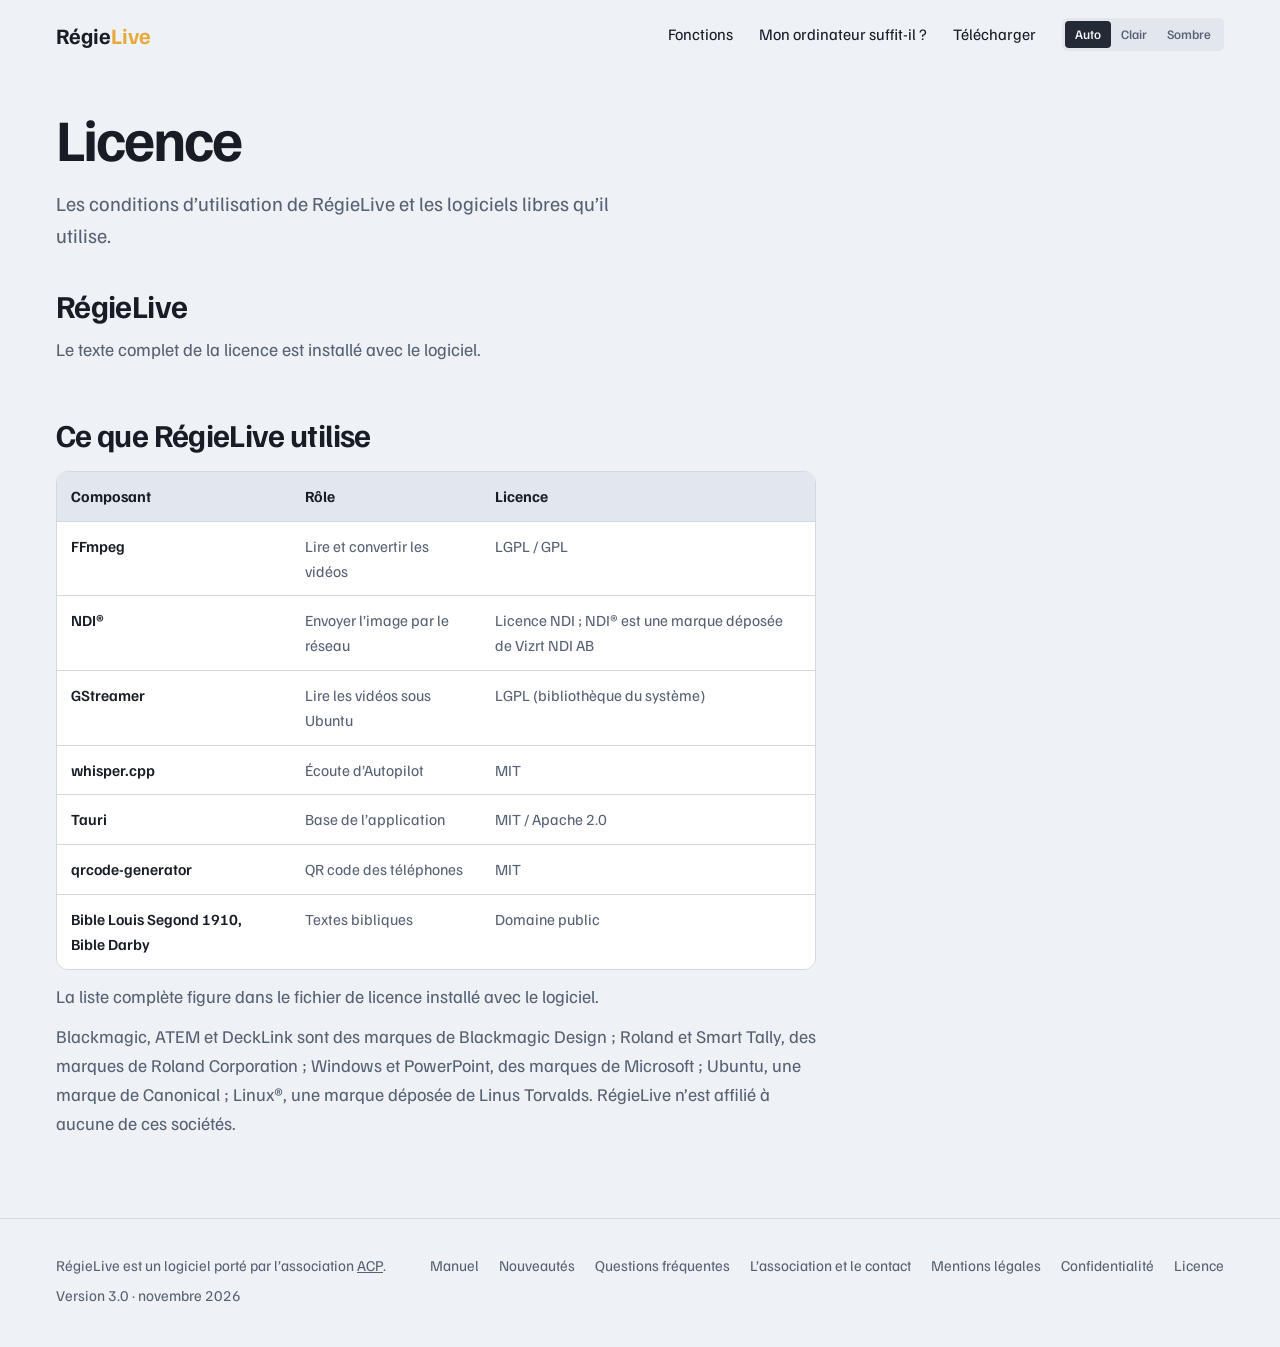
<file: licence.html>
<!doctype html>
<html lang="fr"><head><meta charset="utf-8"><meta name="viewport" content="width=device-width,initial-scale=1">
<meta name="darkreader-lock"><!-- le site a ses propres thèmes clair et sombre : Dark Reader ne le modifie pas -->
<meta name="color-scheme" content="light dark">
<title>Licence — RégieLive</title>
<meta name="description" content="La licence de RégieLive et les composants libres qu’il utilise.">
<link rel="canonical" href="https://regielive.github.io/licence.html">
<meta property="og:type" content="website"><meta property="og:locale" content="fr_FR"><meta property="og:site_name" content="RégieLive">
<meta property="og:title" content="Licence — RégieLive"><meta property="og:description" content="La licence de RégieLive et les composants libres qu’il utilise.">
<meta property="og:url" content="https://regielive.github.io/licence.html"><meta property="og:image" content="https://regielive.github.io/img/partage.png">
<meta name="twitter:card" content="summary_large_image">
<link rel="icon" href="img/icone.png" type="image/png"><link rel="apple-touch-icon" href="img/icone-180.png">
<link rel="preload" href="assets/polices/familjen-grotesk-latin-wght-normal.woff2" as="font" type="font/woff2" crossorigin>
<link rel="stylesheet" href="assets/site.css">
<script>try{const t=localStorage.getItem("rl-theme");if(t==="clair"||t==="sombre")document.documentElement.dataset.theme=t;}catch(_){}</script>
</head><body>
<a class="skip" href="#contenu">Aller au contenu</a>
<header class="l"><a class="logo" href="index.html" aria-label="RégieLive, accueil">Régie<b>Live</b></a>
 <nav aria-label="Menu principal"><a href="fonctions.html">Fonctions</a><a href="ordinateur.html">Mon ordinateur suffit-il ?</a><a href="telecharger.html">Télécharger</a>
  <div class="theme" role="group" aria-label="Apparence"><button data-t="auto">Auto</button><button data-t="clair">Clair</button><button data-t="sombre">Sombre</button></div>
  <details class="menu-m"><summary>Menu</summary><div><a href="index.html">Accueil</a><a href="fonctions.html">Fonctions</a><a href="ordinateur.html">Mon ordinateur suffit-il ?</a><a href="telecharger.html">Télécharger</a><a href="manuel.html">Manuel</a><a href="nouveautes.html">Nouveautés</a><a href="questions.html">Questions fréquentes</a><a href="association.html">L’association et le contact</a><a href="mentions-legales.html">Mentions légales</a><a href="confidentialite.html">Confidentialité</a><a href="licence.html">Licence</a></div></details></nav>
</header>
<main id="contenu">
<section class="page-head l"><h1>Licence</h1><p class="lead">Les conditions d’utilisation de RégieLive et les logiciels libres qu’il utilise.</p></section>
<div class="l prose">
<h2>RégieLive</h2>
<p>Le texte complet de la licence est installé avec le logiciel.</p>
<h2>Ce que RégieLive utilise</h2>
<div class="tab-w"><table><thead><tr><th>Composant</th><th>Rôle</th><th>Licence</th></tr></thead><tbody>
<tr><td>FFmpeg</td><td>Lire et convertir les vidéos</td><td>LGPL / GPL</td></tr>
<tr><td>NDI®</td><td>Envoyer l’image par le réseau</td><td>Licence NDI ; NDI® est une marque déposée de Vizrt NDI AB</td></tr>
<tr><td>GStreamer</td><td>Lire les vidéos sous Ubuntu</td><td>LGPL (bibliothèque du système)</td></tr>
<tr><td>whisper.cpp</td><td>Écoute d’Autopilot</td><td>MIT</td></tr>
<tr><td>Tauri</td><td>Base de l’application</td><td>MIT / Apache 2.0</td></tr>
<tr><td>qrcode-generator</td><td>QR code des téléphones</td><td>MIT</td></tr>
<tr><td>Bible Louis Segond 1910, Bible Darby</td><td>Textes bibliques</td><td>Domaine public</td></tr>
</tbody></table></div>
<p>La liste complète figure dans le fichier de licence installé avec le logiciel.</p>
<p>Blackmagic, ATEM et DeckLink sont des marques de Blackmagic Design ; Roland et Smart Tally, des marques de Roland Corporation ; Windows et PowerPoint, des marques de Microsoft ; Ubuntu, une marque de Canonical ; Linux®, une marque déposée de Linus Torvalds. RégieLive n’est affilié à aucune de ces sociétés.</p>
</div>
</main>
<footer class="l"><div class="pied"><span>RégieLive est un logiciel porté par l’association <a href="https://acproduction-asso.github.io" target="_blank" rel="noopener">ACP</a>.</span><span>Version 3.0 · novembre 2026</span></div><nav aria-label="Pied de page"><a href="manuel.html">Manuel</a><a href="nouveautes.html">Nouveautés</a><a href="questions.html">Questions fréquentes</a><a href="association.html">L’association et le contact</a><a href="mentions-legales.html">Mentions légales</a><a href="confidentialite.html">Confidentialité</a><a href="licence.html">Licence</a></nav></footer>
<script src="assets/theme.js"></script>
</body></html>
</file>
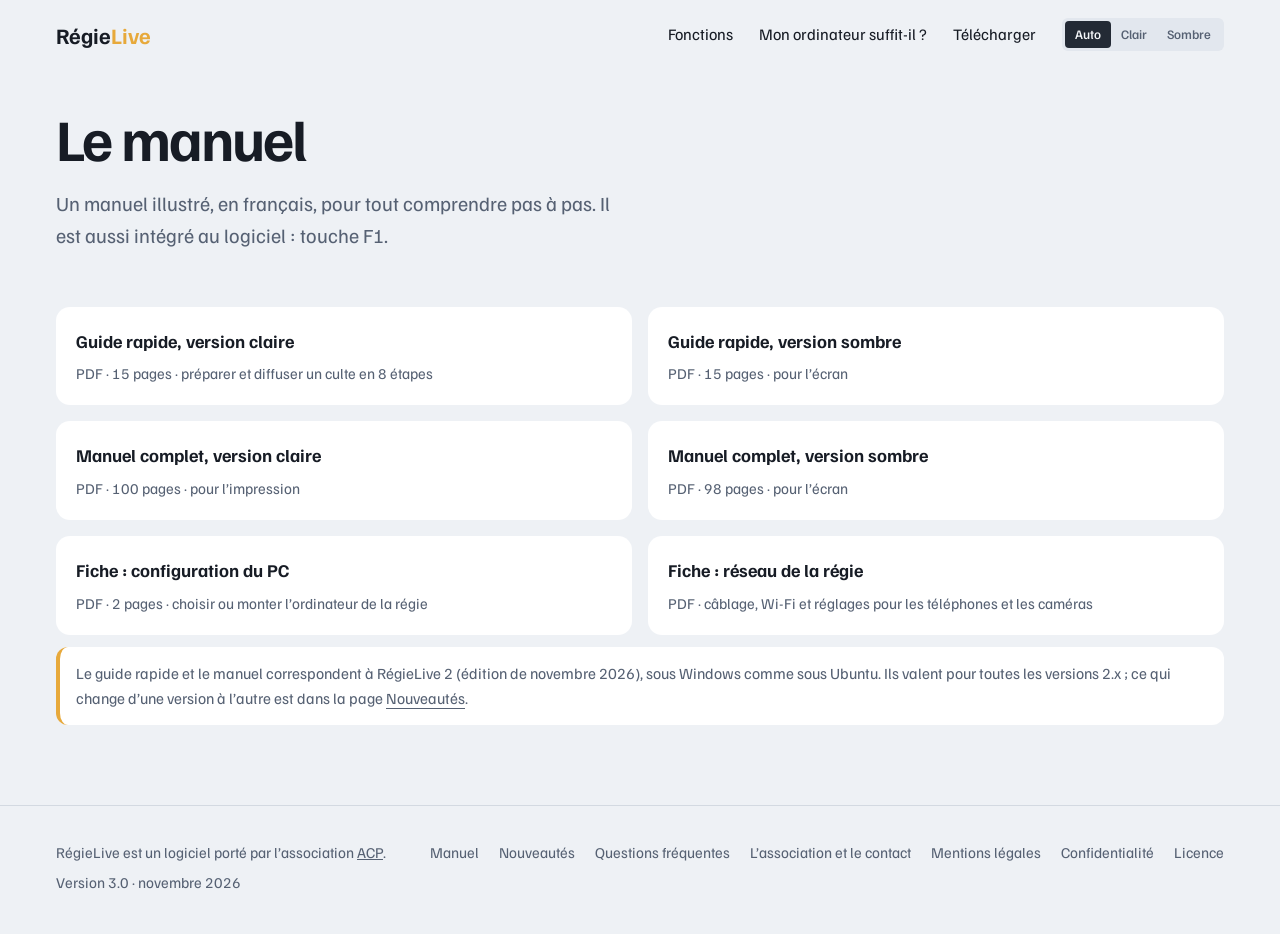
<file: manuel.html>
<!doctype html>
<html lang="fr"><head><meta charset="utf-8"><meta name="viewport" content="width=device-width,initial-scale=1">
<meta name="darkreader-lock"><!-- le site a ses propres thèmes clair et sombre : Dark Reader ne le modifie pas -->
<meta name="color-scheme" content="light dark">
<title>Le manuel — RégieLive</title>
<meta name="description" content="Le manuel illustré de RégieLive et les fiches pratiques, en PDF.">
<link rel="canonical" href="https://regielive.github.io/manuel.html">
<meta property="og:type" content="website"><meta property="og:locale" content="fr_FR"><meta property="og:site_name" content="RégieLive">
<meta property="og:title" content="Le manuel — RégieLive"><meta property="og:description" content="Le manuel illustré de RégieLive et les fiches pratiques, en PDF.">
<meta property="og:url" content="https://regielive.github.io/manuel.html"><meta property="og:image" content="https://regielive.github.io/img/partage.png">
<meta name="twitter:card" content="summary_large_image">
<link rel="icon" href="img/icone.png" type="image/png"><link rel="apple-touch-icon" href="img/icone-180.png">
<link rel="preload" href="assets/polices/familjen-grotesk-latin-wght-normal.woff2" as="font" type="font/woff2" crossorigin>
<link rel="stylesheet" href="assets/site.css">
<script>try{const t=localStorage.getItem("rl-theme");if(t==="clair"||t==="sombre")document.documentElement.dataset.theme=t;}catch(_){}</script>
</head><body>
<a class="skip" href="#contenu">Aller au contenu</a>
<header class="l"><a class="logo" href="index.html" aria-label="RégieLive, accueil">Régie<b>Live</b></a>
 <nav aria-label="Menu principal"><a href="fonctions.html">Fonctions</a><a href="ordinateur.html">Mon ordinateur suffit-il ?</a><a href="telecharger.html">Télécharger</a>
  <div class="theme" role="group" aria-label="Apparence"><button data-t="auto">Auto</button><button data-t="clair">Clair</button><button data-t="sombre">Sombre</button></div>
  <details class="menu-m"><summary>Menu</summary><div><a href="index.html">Accueil</a><a href="fonctions.html">Fonctions</a><a href="ordinateur.html">Mon ordinateur suffit-il ?</a><a href="telecharger.html">Télécharger</a><a href="manuel.html">Manuel</a><a href="nouveautes.html">Nouveautés</a><a href="questions.html">Questions fréquentes</a><a href="association.html">L’association et le contact</a><a href="mentions-legales.html">Mentions légales</a><a href="confidentialite.html">Confidentialité</a><a href="licence.html">Licence</a></div></details></nav>
</header>
<main id="contenu">
<section class="page-head l"><h1>Le manuel</h1><p class="lead">Un manuel illustré, en français, pour tout comprendre pas à pas. Il est aussi intégré au logiciel : touche F1.</p></section>
<div class="l prose large"><div class="docs">
<a class="doc" href="docs/Guide-rapide-RegieLive-clair.pdf"><b>Guide rapide, version claire</b><span>PDF · 15 pages · préparer et diffuser un culte en 8 étapes</span></a>
<a class="doc" href="docs/Guide-rapide-RegieLive-sombre.pdf"><b>Guide rapide, version sombre</b><span>PDF · 15 pages · pour l’écran</span></a>
<a class="doc" href="docs/Manuel-RegieLive-clair.pdf"><b>Manuel complet, version claire</b><span>PDF · 100 pages · pour l’impression</span></a>
<a class="doc" href="docs/Manuel-RegieLive-sombre.pdf"><b>Manuel complet, version sombre</b><span>PDF · 98 pages · pour l’écran</span></a>
<a class="doc" href="docs/Fiche-Configuration-PC.pdf"><b>Fiche : configuration du PC</b><span>PDF · 2 pages · choisir ou monter l’ordinateur de la régie</span></a>
<a class="doc" href="docs/Fiche-Reseau-de-la-regie.pdf"><b>Fiche : réseau de la régie</b><span>PDF · câblage, Wi-Fi et réglages pour les téléphones et les caméras</span></a>
</div>
<p class="note">Le guide rapide et le manuel correspondent à RégieLive 2 (édition de novembre 2026), sous Windows comme sous Ubuntu. Ils valent pour toutes les versions 2.x ; ce qui change d’une version à l’autre est dans la page <a href="nouveautes.html">Nouveautés</a>.</p></div>
</main>
<footer class="l"><div class="pied"><span>RégieLive est un logiciel porté par l’association <a href="https://acproduction-asso.github.io" target="_blank" rel="noopener">ACP</a>.</span><span>Version 3.0 · novembre 2026</span></div><nav aria-label="Pied de page"><a href="manuel.html">Manuel</a><a href="nouveautes.html">Nouveautés</a><a href="questions.html">Questions fréquentes</a><a href="association.html">L’association et le contact</a><a href="mentions-legales.html">Mentions légales</a><a href="confidentialite.html">Confidentialité</a><a href="licence.html">Licence</a></nav></footer>
<script src="assets/theme.js"></script>
</body></html>
</file>
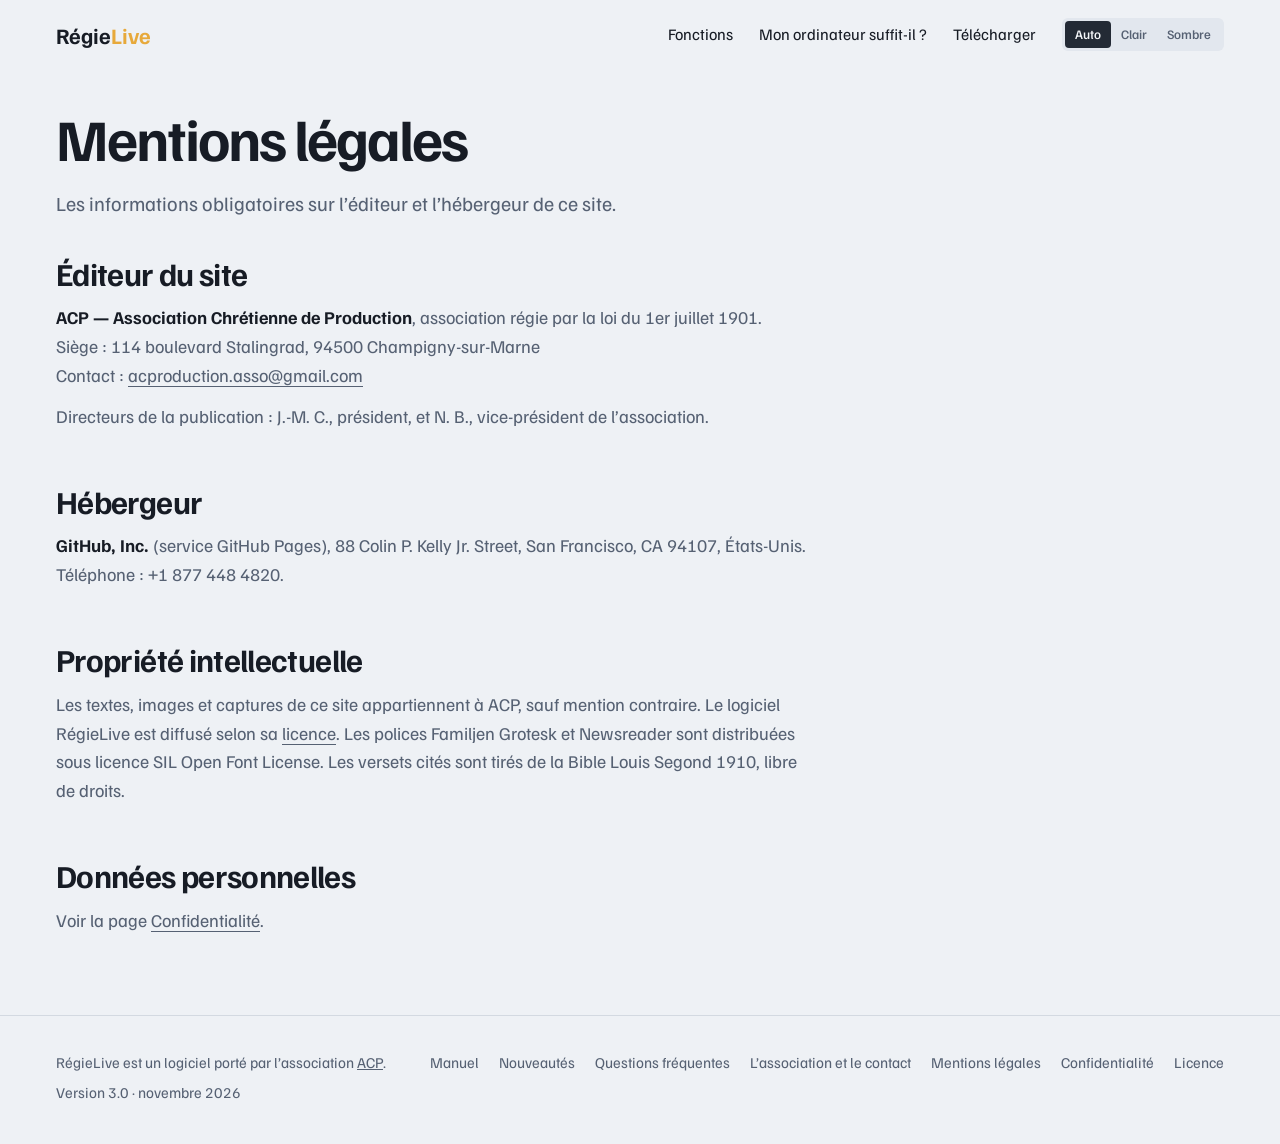
<file: mentions-legales.html>
<!doctype html>
<html lang="fr"><head><meta charset="utf-8"><meta name="viewport" content="width=device-width,initial-scale=1">
<meta name="darkreader-lock"><!-- le site a ses propres thèmes clair et sombre : Dark Reader ne le modifie pas -->
<meta name="color-scheme" content="light dark">
<title>Mentions légales — RégieLive</title>
<meta name="description" content="Mentions légales du site RégieLive : éditeur, hébergeur, propriété intellectuelle.">
<link rel="canonical" href="https://regielive.github.io/mentions-legales.html">
<meta property="og:type" content="website"><meta property="og:locale" content="fr_FR"><meta property="og:site_name" content="RégieLive">
<meta property="og:title" content="Mentions légales — RégieLive"><meta property="og:description" content="Mentions légales du site RégieLive : éditeur, hébergeur, propriété intellectuelle.">
<meta property="og:url" content="https://regielive.github.io/mentions-legales.html"><meta property="og:image" content="https://regielive.github.io/img/partage.png">
<meta name="twitter:card" content="summary_large_image">
<link rel="icon" href="img/icone.png" type="image/png"><link rel="apple-touch-icon" href="img/icone-180.png">
<link rel="preload" href="assets/polices/familjen-grotesk-latin-wght-normal.woff2" as="font" type="font/woff2" crossorigin>
<link rel="stylesheet" href="assets/site.css">
<script>try{const t=localStorage.getItem("rl-theme");if(t==="clair"||t==="sombre")document.documentElement.dataset.theme=t;}catch(_){}</script>
</head><body>
<a class="skip" href="#contenu">Aller au contenu</a>
<header class="l"><a class="logo" href="index.html" aria-label="RégieLive, accueil">Régie<b>Live</b></a>
 <nav aria-label="Menu principal"><a href="fonctions.html">Fonctions</a><a href="ordinateur.html">Mon ordinateur suffit-il ?</a><a href="telecharger.html">Télécharger</a>
  <div class="theme" role="group" aria-label="Apparence"><button data-t="auto">Auto</button><button data-t="clair">Clair</button><button data-t="sombre">Sombre</button></div>
  <details class="menu-m"><summary>Menu</summary><div><a href="index.html">Accueil</a><a href="fonctions.html">Fonctions</a><a href="ordinateur.html">Mon ordinateur suffit-il ?</a><a href="telecharger.html">Télécharger</a><a href="manuel.html">Manuel</a><a href="nouveautes.html">Nouveautés</a><a href="questions.html">Questions fréquentes</a><a href="association.html">L’association et le contact</a><a href="mentions-legales.html">Mentions légales</a><a href="confidentialite.html">Confidentialité</a><a href="licence.html">Licence</a></div></details></nav>
</header>
<main id="contenu">
<section class="page-head l"><h1>Mentions légales</h1><p class="lead">Les informations obligatoires sur l’éditeur et l’hébergeur de ce site.</p></section>
<div class="l prose">
<h2>Éditeur du site</h2>
<p><strong>ACP — Association Chrétienne de Production</strong>, association régie par la loi du 1er juillet 1901.<br>
Siège : 114 boulevard Stalingrad, 94500 Champigny-sur-Marne<br>
Contact : <a href="mailto:acproduction.asso@gmail.com">acproduction.asso@gmail.com</a></p>
<p>Directeurs de la publication : J.-M. C., président, et N. B., vice-président de l’association.</p>
<h2>Hébergeur</h2>
<p><strong>GitHub, Inc.</strong> (service GitHub Pages), 88 Colin P. Kelly Jr. Street, San Francisco, CA 94107, États-Unis. Téléphone : +1 877 448 4820.</p>
<h2>Propriété intellectuelle</h2>
<p>Les textes, images et captures de ce site appartiennent à ACP, sauf mention contraire. Le logiciel RégieLive est diffusé selon sa <a href="licence.html">licence</a>. Les polices Familjen Grotesk et Newsreader sont distribuées sous licence SIL Open Font License. Les versets cités sont tirés de la Bible Louis Segond 1910, libre de droits.</p>
<h2>Données personnelles</h2>
<p>Voir la page <a href="confidentialite.html">Confidentialité</a>.</p>
</div>
</main>
<footer class="l"><div class="pied"><span>RégieLive est un logiciel porté par l’association <a href="https://acproduction-asso.github.io" target="_blank" rel="noopener">ACP</a>.</span><span>Version 3.0 · novembre 2026</span></div><nav aria-label="Pied de page"><a href="manuel.html">Manuel</a><a href="nouveautes.html">Nouveautés</a><a href="questions.html">Questions fréquentes</a><a href="association.html">L’association et le contact</a><a href="mentions-legales.html">Mentions légales</a><a href="confidentialite.html">Confidentialité</a><a href="licence.html">Licence</a></nav></footer>
<script src="assets/theme.js"></script>
</body></html>
</file>
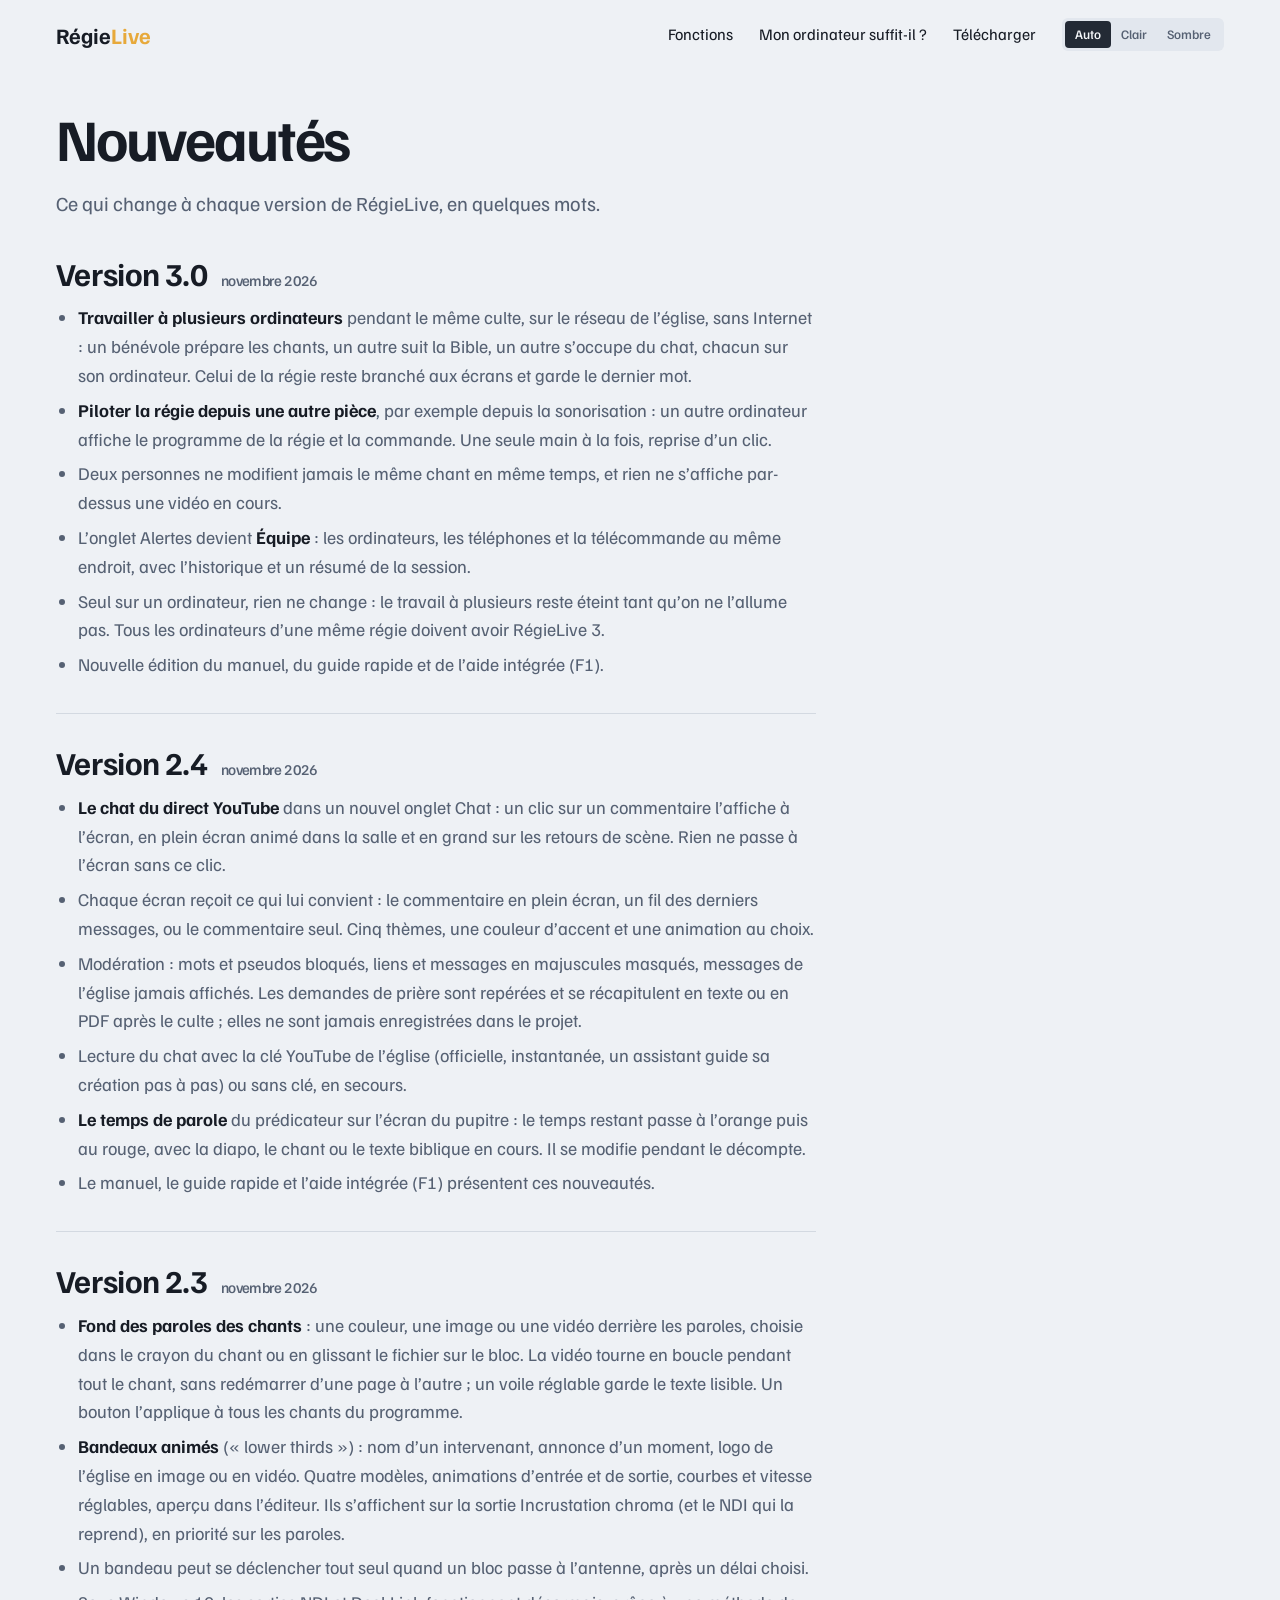
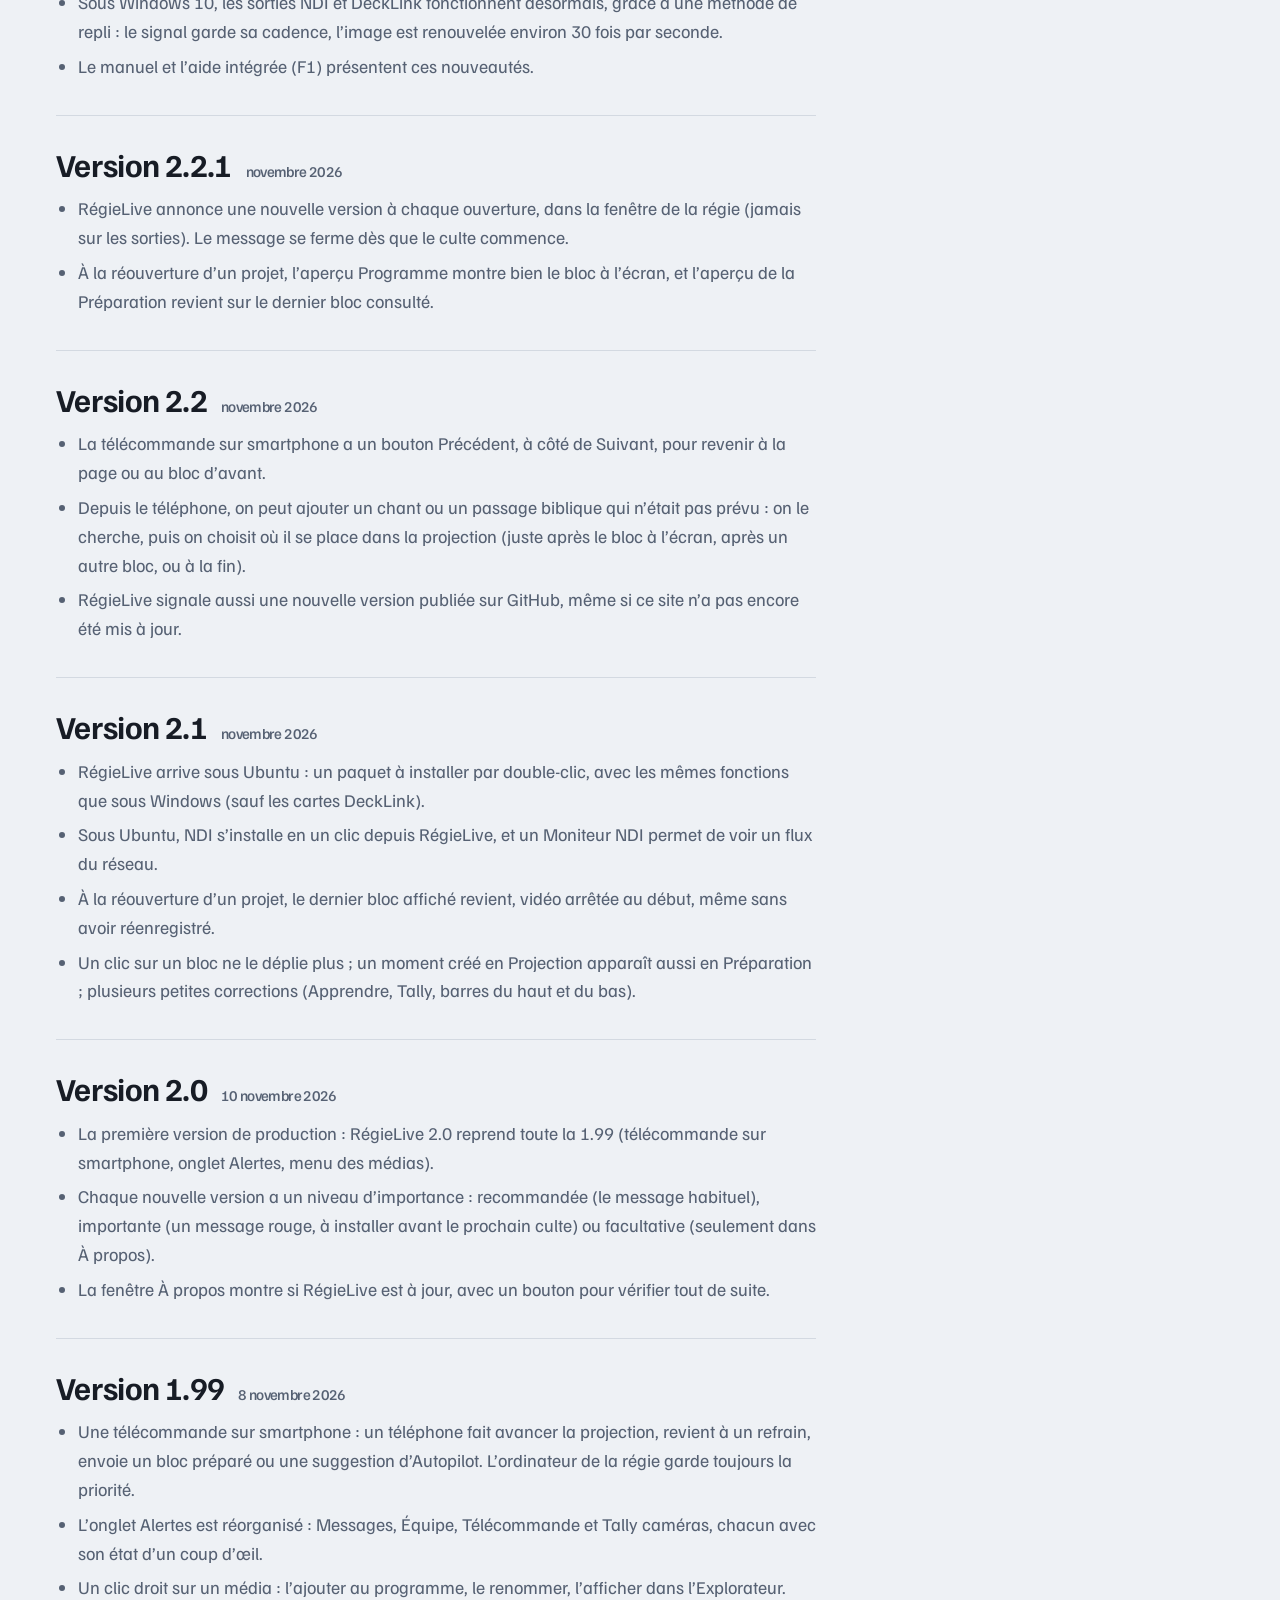
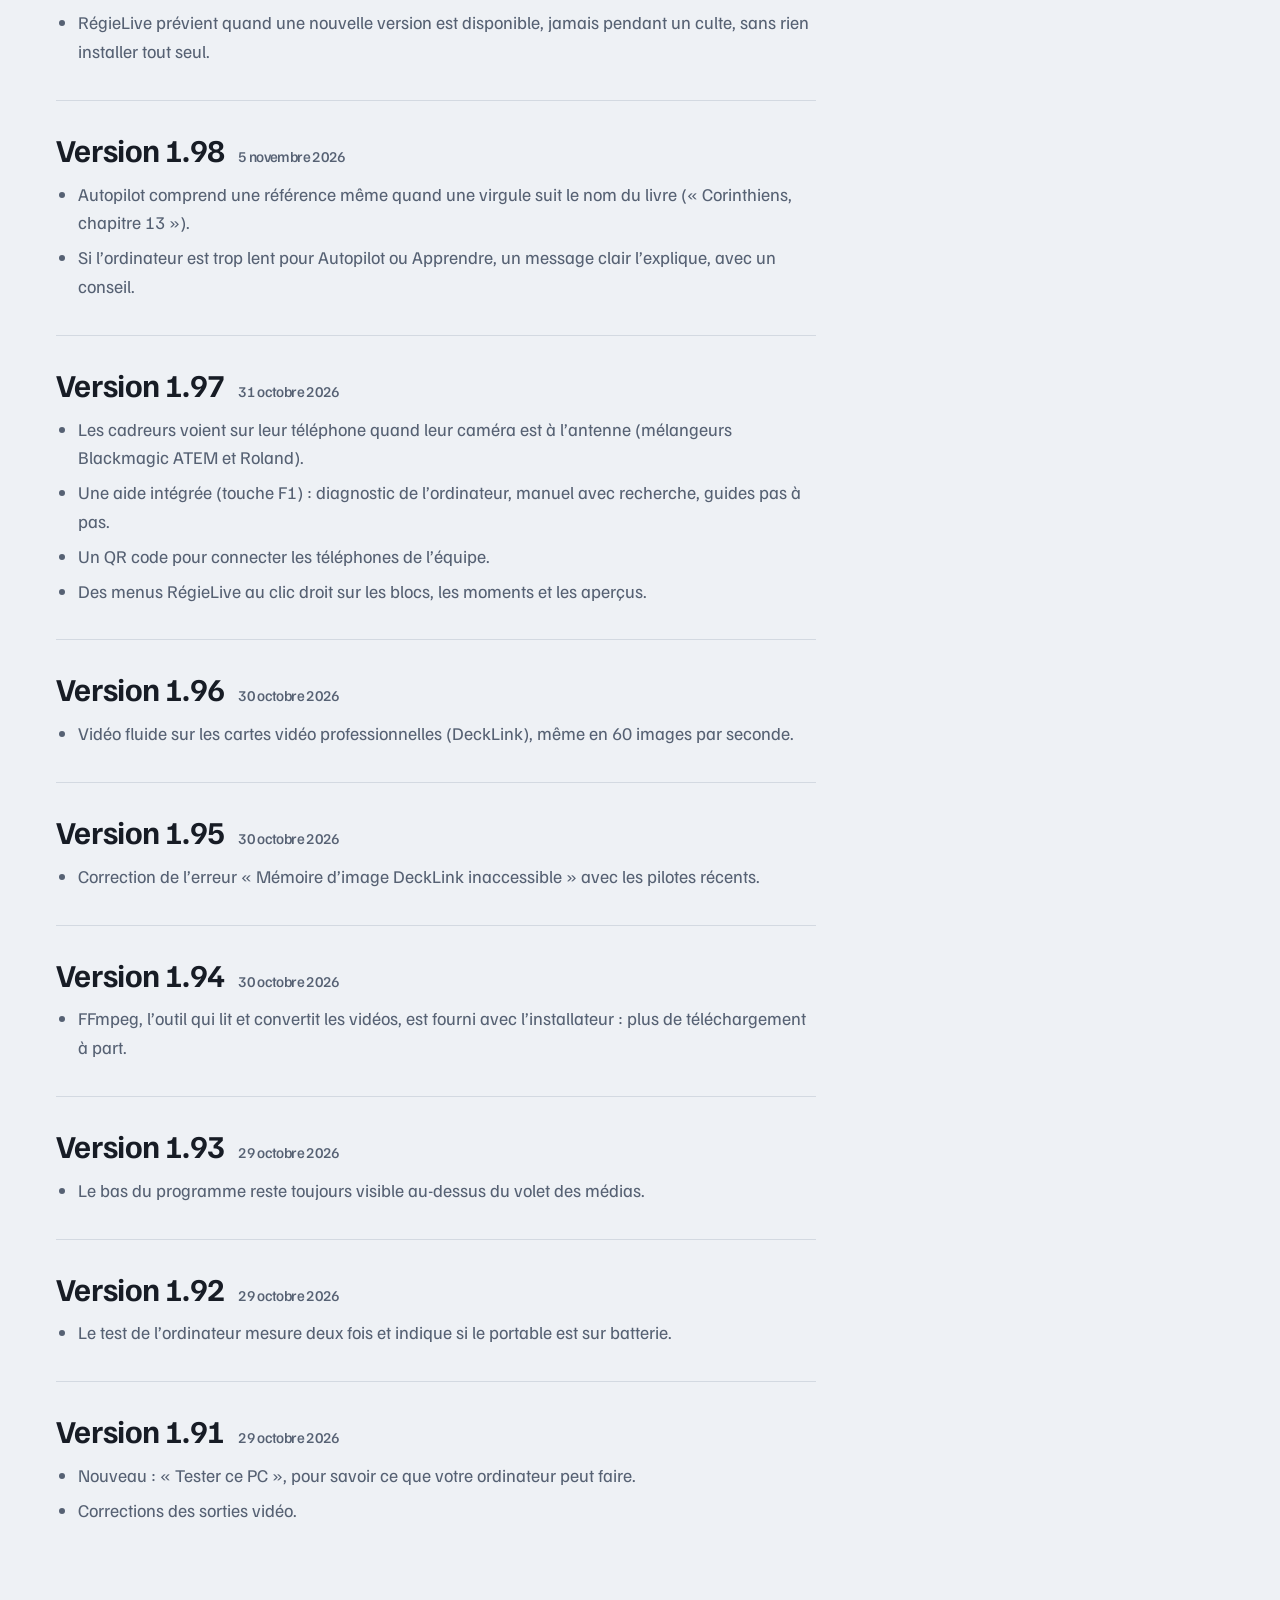
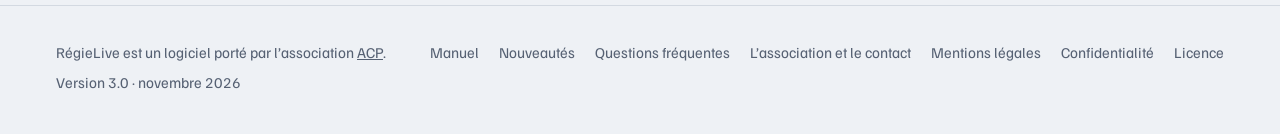
<file: nouveautes.html>
<!doctype html>
<html lang="fr"><head><meta charset="utf-8"><meta name="viewport" content="width=device-width,initial-scale=1">
<meta name="darkreader-lock"><!-- le site a ses propres thèmes clair et sombre : Dark Reader ne le modifie pas -->
<meta name="color-scheme" content="light dark">
<title>Nouveautés — RégieLive</title>
<meta name="description" content="Les nouveautés de chaque version de RégieLive.">
<link rel="canonical" href="https://regielive.github.io/nouveautes.html">
<meta property="og:type" content="website"><meta property="og:locale" content="fr_FR"><meta property="og:site_name" content="RégieLive">
<meta property="og:title" content="Nouveautés — RégieLive"><meta property="og:description" content="Les nouveautés de chaque version de RégieLive.">
<meta property="og:url" content="https://regielive.github.io/nouveautes.html"><meta property="og:image" content="https://regielive.github.io/img/partage.png">
<meta name="twitter:card" content="summary_large_image">
<link rel="icon" href="img/icone.png" type="image/png"><link rel="apple-touch-icon" href="img/icone-180.png">
<link rel="preload" href="assets/polices/familjen-grotesk-latin-wght-normal.woff2" as="font" type="font/woff2" crossorigin>
<link rel="stylesheet" href="assets/site.css">
<script>try{const t=localStorage.getItem("rl-theme");if(t==="clair"||t==="sombre")document.documentElement.dataset.theme=t;}catch(_){}</script>
</head><body>
<a class="skip" href="#contenu">Aller au contenu</a>
<header class="l"><a class="logo" href="index.html" aria-label="RégieLive, accueil">Régie<b>Live</b></a>
 <nav aria-label="Menu principal"><a href="fonctions.html">Fonctions</a><a href="ordinateur.html">Mon ordinateur suffit-il ?</a><a href="telecharger.html">Télécharger</a>
  <div class="theme" role="group" aria-label="Apparence"><button data-t="auto">Auto</button><button data-t="clair">Clair</button><button data-t="sombre">Sombre</button></div>
  <details class="menu-m"><summary>Menu</summary><div><a href="index.html">Accueil</a><a href="fonctions.html">Fonctions</a><a href="ordinateur.html">Mon ordinateur suffit-il ?</a><a href="telecharger.html">Télécharger</a><a href="manuel.html">Manuel</a><a href="nouveautes.html">Nouveautés</a><a href="questions.html">Questions fréquentes</a><a href="association.html">L’association et le contact</a><a href="mentions-legales.html">Mentions légales</a><a href="confidentialite.html">Confidentialité</a><a href="licence.html">Licence</a></div></details></nav>
</header>
<main id="contenu">
<section class="page-head l"><h1>Nouveautés</h1><p class="lead">Ce qui change à chaque version de RégieLive, en quelques mots.</p></section><div class="l prose"><section class="version" id="v3.0"><h2>Version 3.0 <small>novembre 2026</small></h2><ul><li><strong>Travailler à plusieurs ordinateurs</strong> pendant le même culte, sur le réseau de l’église, sans Internet : un bénévole prépare les chants, un autre suit la Bible, un autre s’occupe du chat, chacun sur son ordinateur. Celui de la régie reste branché aux écrans et garde le dernier mot.</li><li><strong>Piloter la régie depuis une autre pièce</strong>, par exemple depuis la sonorisation : un autre ordinateur affiche le programme de la régie et la commande. Une seule main à la fois, reprise d’un clic.</li><li>Deux personnes ne modifient jamais le même chant en même temps, et rien ne s’affiche par-dessus une vidéo en cours.</li><li>L’onglet Alertes devient <strong>Équipe</strong> : les ordinateurs, les téléphones et la télécommande au même endroit, avec l’historique et un résumé de la session.</li><li>Seul sur un ordinateur, rien ne change : le travail à plusieurs reste éteint tant qu’on ne l’allume pas. Tous les ordinateurs d’une même régie doivent avoir RégieLive 3.</li><li>Nouvelle édition du manuel, du guide rapide et de l’aide intégrée (F1).</li></ul></section><section class="version" id="v2.4"><h2>Version 2.4 <small>novembre 2026</small></h2><ul><li><strong>Le chat du direct YouTube</strong> dans un nouvel onglet Chat : un clic sur un commentaire l’affiche à l’écran, en plein écran animé dans la salle et en grand sur les retours de scène. Rien ne passe à l’écran sans ce clic.</li><li>Chaque écran reçoit ce qui lui convient : le commentaire en plein écran, un fil des derniers messages, ou le commentaire seul. Cinq thèmes, une couleur d’accent et une animation au choix.</li><li>Modération : mots et pseudos bloqués, liens et messages en majuscules masqués, messages de l’église jamais affichés. Les demandes de prière sont repérées et se récapitulent en texte ou en PDF après le culte ; elles ne sont jamais enregistrées dans le projet.</li><li>Lecture du chat avec la clé YouTube de l’église (officielle, instantanée, un assistant guide sa création pas à pas) ou sans clé, en secours.</li><li><strong>Le temps de parole</strong> du prédicateur sur l’écran du pupitre : le temps restant passe à l’orange puis au rouge, avec la diapo, le chant ou le texte biblique en cours. Il se modifie pendant le décompte.</li><li>Le manuel, le guide rapide et l’aide intégrée (F1) présentent ces nouveautés.</li></ul></section><section class="version" id="v2.3"><h2>Version 2.3 <small>novembre 2026</small></h2><ul><li><strong>Fond des paroles des chants</strong> : une couleur, une image ou une vidéo derrière les paroles, choisie dans le crayon du chant ou en glissant le fichier sur le bloc. La vidéo tourne en boucle pendant tout le chant, sans redémarrer d’une page à l’autre ; un voile réglable garde le texte lisible. Un bouton l’applique à tous les chants du programme.</li><li><strong>Bandeaux animés</strong> (« lower thirds ») : nom d’un intervenant, annonce d’un moment, logo de l’église en image ou en vidéo. Quatre modèles, animations d’entrée et de sortie, courbes et vitesse réglables, aperçu dans l’éditeur. Ils s’affichent sur la sortie Incrustation chroma (et le NDI qui la reprend), en priorité sur les paroles.</li><li>Un bandeau peut se déclencher tout seul quand un bloc passe à l’antenne, après un délai choisi.</li><li>Sous Windows 10, les sorties NDI et DeckLink fonctionnent désormais, grâce à une méthode de repli : le signal garde sa cadence, l’image est renouvelée environ 30 fois par seconde.</li><li>Le manuel et l’aide intégrée (F1) présentent ces nouveautés.</li></ul></section><section class="version" id="v2.2.1"><h2>Version 2.2.1 <small>novembre 2026</small></h2><ul><li>RégieLive annonce une nouvelle version à chaque ouverture, dans la fenêtre de la régie (jamais sur les sorties). Le message se ferme dès que le culte commence.</li><li>À la réouverture d’un projet, l’aperçu Programme montre bien le bloc à l’écran, et l’aperçu de la Préparation revient sur le dernier bloc consulté.</li></ul></section><section class="version" id="v2.2"><h2>Version 2.2 <small>novembre 2026</small></h2><ul><li>La télécommande sur smartphone a un bouton Précédent, à côté de Suivant, pour revenir à la page ou au bloc d’avant.</li><li>Depuis le téléphone, on peut ajouter un chant ou un passage biblique qui n’était pas prévu : on le cherche, puis on choisit où il se place dans la projection (juste après le bloc à l’écran, après un autre bloc, ou à la fin).</li><li>RégieLive signale aussi une nouvelle version publiée sur GitHub, même si ce site n’a pas encore été mis à jour.</li></ul></section><section class="version" id="v2.1"><h2>Version 2.1 <small>novembre 2026</small></h2><ul><li>RégieLive arrive sous Ubuntu : un paquet à installer par double-clic, avec les mêmes fonctions que sous Windows (sauf les cartes DeckLink).</li><li>Sous Ubuntu, NDI s’installe en un clic depuis RégieLive, et un Moniteur NDI permet de voir un flux du réseau.</li><li>À la réouverture d’un projet, le dernier bloc affiché revient, vidéo arrêtée au début, même sans avoir réenregistré.</li><li>Un clic sur un bloc ne le déplie plus ; un moment créé en Projection apparaît aussi en Préparation ; plusieurs petites corrections (Apprendre, Tally, barres du haut et du bas).</li></ul></section><section class="version" id="v2.0"><h2>Version 2.0 <small>10 novembre 2026</small></h2><ul><li>La première version de production : RégieLive 2.0 reprend toute la 1.99 (télécommande sur smartphone, onglet Alertes, menu des médias).</li><li>Chaque nouvelle version a un niveau d’importance : recommandée (le message habituel), importante (un message rouge, à installer avant le prochain culte) ou facultative (seulement dans À propos).</li><li>La fenêtre À propos montre si RégieLive est à jour, avec un bouton pour vérifier tout de suite.</li></ul></section><section class="version" id="v1.99"><h2>Version 1.99 <small>8 novembre 2026</small></h2><ul><li>Une télécommande sur smartphone : un téléphone fait avancer la projection, revient à un refrain, envoie un bloc préparé ou une suggestion d’Autopilot. L’ordinateur de la régie garde toujours la priorité.</li><li>L’onglet Alertes est réorganisé : Messages, Équipe, Télécommande et Tally caméras, chacun avec son état d’un coup d’œil.</li><li>Un clic droit sur un média : l’ajouter au programme, le renommer, l’afficher dans l’Explorateur.</li><li>RégieLive prévient quand une nouvelle version est disponible, jamais pendant un culte, sans rien installer tout seul.</li></ul></section><section class="version" id="v1.98"><h2>Version 1.98 <small>5 novembre 2026</small></h2><ul><li>Autopilot comprend une référence même quand une virgule suit le nom du livre (« Corinthiens, chapitre 13 »).</li><li>Si l’ordinateur est trop lent pour Autopilot ou Apprendre, un message clair l’explique, avec un conseil.</li></ul></section><section class="version" id="v1.97"><h2>Version 1.97 <small>31 octobre 2026</small></h2><ul><li>Les cadreurs voient sur leur téléphone quand leur caméra est à l’antenne (mélangeurs Blackmagic ATEM et Roland).</li><li>Une aide intégrée (touche F1) : diagnostic de l’ordinateur, manuel avec recherche, guides pas à pas.</li><li>Un QR code pour connecter les téléphones de l’équipe.</li><li>Des menus RégieLive au clic droit sur les blocs, les moments et les aperçus.</li></ul></section><section class="version" id="v1.96"><h2>Version 1.96 <small>30 octobre 2026</small></h2><ul><li>Vidéo fluide sur les cartes vidéo professionnelles (DeckLink), même en 60 images par seconde.</li></ul></section><section class="version" id="v1.95"><h2>Version 1.95 <small>30 octobre 2026</small></h2><ul><li>Correction de l’erreur « Mémoire d’image DeckLink inaccessible » avec les pilotes récents.</li></ul></section><section class="version" id="v1.94"><h2>Version 1.94 <small>30 octobre 2026</small></h2><ul><li>FFmpeg, l’outil qui lit et convertit les vidéos, est fourni avec l’installateur : plus de téléchargement à part.</li></ul></section><section class="version" id="v1.93"><h2>Version 1.93 <small>29 octobre 2026</small></h2><ul><li>Le bas du programme reste toujours visible au-dessus du volet des médias.</li></ul></section><section class="version" id="v1.92"><h2>Version 1.92 <small>29 octobre 2026</small></h2><ul><li>Le test de l’ordinateur mesure deux fois et indique si le portable est sur batterie.</li></ul></section><section class="version" id="v1.91"><h2>Version 1.91 <small>29 octobre 2026</small></h2><ul><li>Nouveau : « Tester ce PC », pour savoir ce que votre ordinateur peut faire.</li><li>Corrections des sorties vidéo.</li></ul></section></div>
</main>
<footer class="l"><div class="pied"><span>RégieLive est un logiciel porté par l’association <a href="https://acproduction-asso.github.io" target="_blank" rel="noopener">ACP</a>.</span><span>Version 3.0 · novembre 2026</span></div><nav aria-label="Pied de page"><a href="manuel.html">Manuel</a><a href="nouveautes.html">Nouveautés</a><a href="questions.html">Questions fréquentes</a><a href="association.html">L’association et le contact</a><a href="mentions-legales.html">Mentions légales</a><a href="confidentialite.html">Confidentialité</a><a href="licence.html">Licence</a></nav></footer>
<script src="assets/theme.js"></script>
</body></html>
</file>
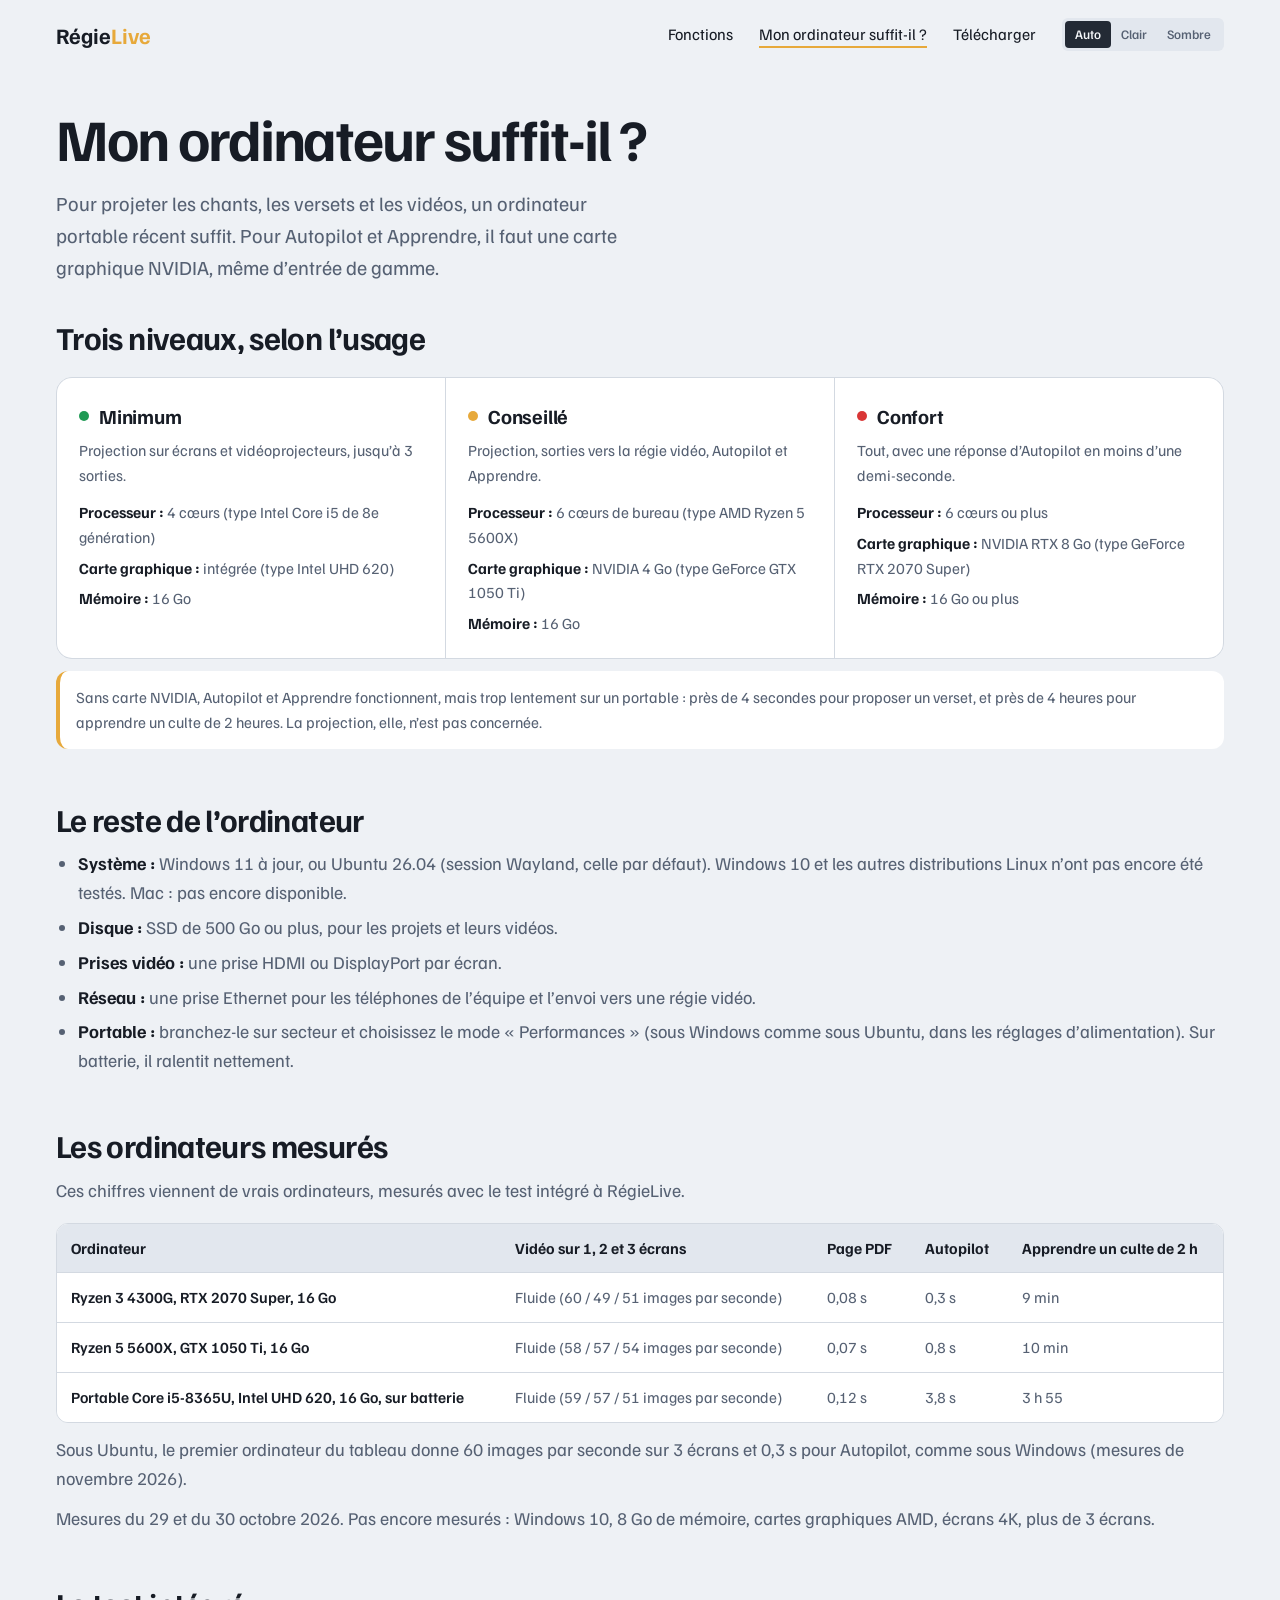
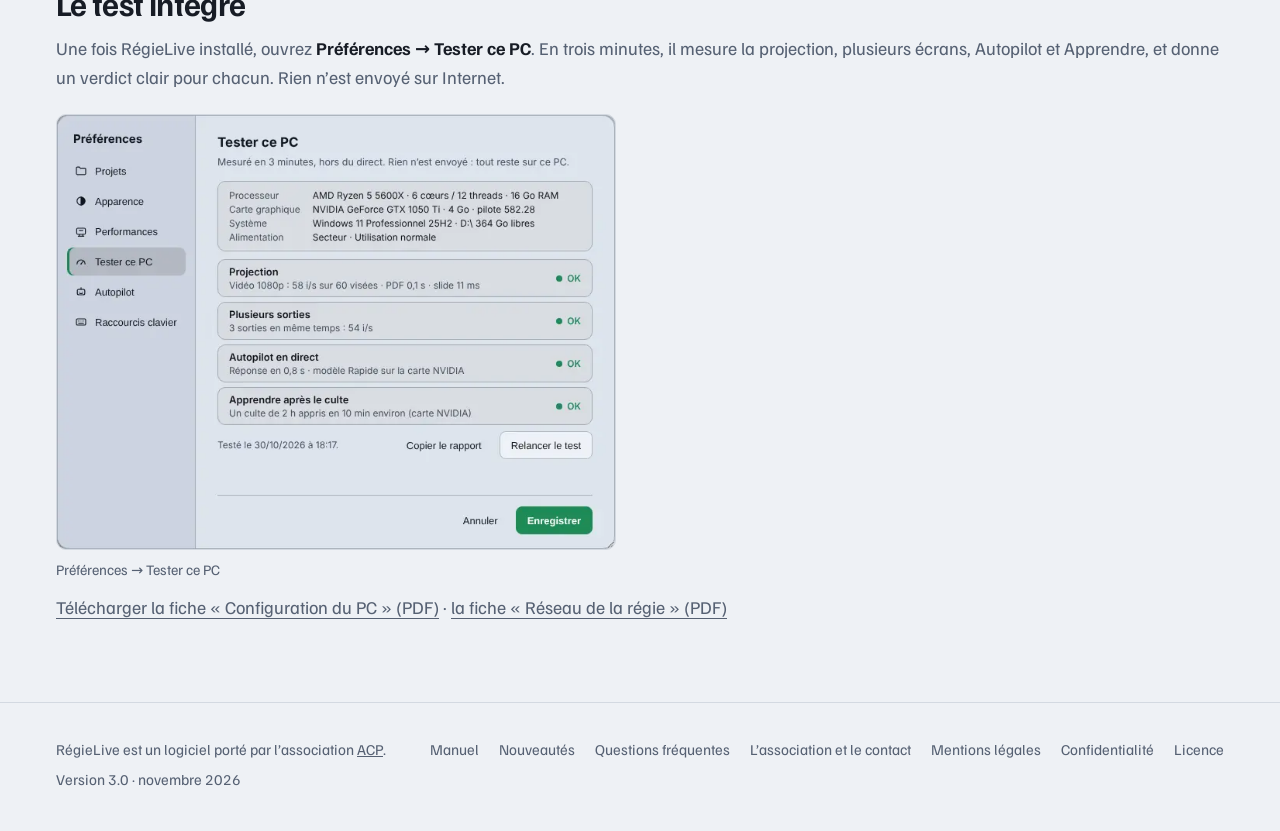
<file: ordinateur.html>
<!doctype html>
<html lang="fr"><head><meta charset="utf-8"><meta name="viewport" content="width=device-width,initial-scale=1">
<meta name="darkreader-lock"><!-- le site a ses propres thèmes clair et sombre : Dark Reader ne le modifie pas -->
<meta name="color-scheme" content="light dark">
<title>Mon ordinateur suffit-il ? — RégieLive</title>
<meta name="description" content="La configuration conseillée pour RégieLive, mesurée sur de vrais ordinateurs : ce qu’il faut pour projeter, et pour Autopilot.">
<link rel="canonical" href="https://regielive.github.io/ordinateur.html">
<meta property="og:type" content="website"><meta property="og:locale" content="fr_FR"><meta property="og:site_name" content="RégieLive">
<meta property="og:title" content="Mon ordinateur suffit-il ? — RégieLive"><meta property="og:description" content="La configuration conseillée pour RégieLive, mesurée sur de vrais ordinateurs : ce qu’il faut pour projeter, et pour Autopilot.">
<meta property="og:url" content="https://regielive.github.io/ordinateur.html"><meta property="og:image" content="https://regielive.github.io/img/partage.png">
<meta name="twitter:card" content="summary_large_image">
<link rel="icon" href="img/icone.png" type="image/png"><link rel="apple-touch-icon" href="img/icone-180.png">
<link rel="preload" href="assets/polices/familjen-grotesk-latin-wght-normal.woff2" as="font" type="font/woff2" crossorigin>
<link rel="stylesheet" href="assets/site.css">
<script>try{const t=localStorage.getItem("rl-theme");if(t==="clair"||t==="sombre")document.documentElement.dataset.theme=t;}catch(_){}</script>
</head><body>
<a class="skip" href="#contenu">Aller au contenu</a>
<header class="l"><a class="logo" href="index.html" aria-label="RégieLive, accueil">Régie<b>Live</b></a>
 <nav aria-label="Menu principal"><a href="fonctions.html">Fonctions</a><a href="ordinateur.html" aria-current="page">Mon ordinateur suffit-il ?</a><a href="telecharger.html">Télécharger</a>
  <div class="theme" role="group" aria-label="Apparence"><button data-t="auto">Auto</button><button data-t="clair">Clair</button><button data-t="sombre">Sombre</button></div>
  <details class="menu-m"><summary>Menu</summary><div><a href="index.html">Accueil</a><a href="fonctions.html">Fonctions</a><a href="ordinateur.html">Mon ordinateur suffit-il ?</a><a href="telecharger.html">Télécharger</a><a href="manuel.html">Manuel</a><a href="nouveautes.html">Nouveautés</a><a href="questions.html">Questions fréquentes</a><a href="association.html">L’association et le contact</a><a href="mentions-legales.html">Mentions légales</a><a href="confidentialite.html">Confidentialité</a><a href="licence.html">Licence</a></div></details></nav>
</header>
<main id="contenu">
<section class="page-head l"><h1>Mon ordinateur suffit-il ?</h1><p class="lead">Pour projeter les chants, les versets et les vidéos, un ordinateur portable récent suffit. Pour Autopilot et Apprendre, il faut une carte graphique NVIDIA, même d’entrée de gamme.</p></section>
<div class="l prose large">
<h2>Trois niveaux, selon l’usage</h2>
<div class="niveaux">
 <div class="niveau"><h3>Minimum</h3><p>Projection sur écrans et vidéoprojecteurs, jusqu’à 3 sorties.</p><ul><li><b>Processeur :</b> 4 cœurs (type Intel Core i5 de 8e génération)</li><li><b>Carte graphique :</b> intégrée (type Intel UHD 620)</li><li><b>Mémoire :</b> 16 Go</li></ul></div>
 <div class="niveau n2"><h3>Conseillé</h3><p>Projection, sorties vers la régie vidéo, Autopilot et Apprendre.</p><ul><li><b>Processeur :</b> 6 cœurs de bureau (type AMD Ryzen 5 5600X)</li><li><b>Carte graphique :</b> NVIDIA 4 Go (type GeForce GTX 1050 Ti)</li><li><b>Mémoire :</b> 16 Go</li></ul></div>
 <div class="niveau n3"><h3>Confort</h3><p>Tout, avec une réponse d’Autopilot en moins d’une demi-seconde.</p><ul><li><b>Processeur :</b> 6 cœurs ou plus</li><li><b>Carte graphique :</b> NVIDIA RTX 8 Go (type GeForce RTX 2070 Super)</li><li><b>Mémoire :</b> 16 Go ou plus</li></ul></div>
</div>
<p class="note">Sans carte NVIDIA, Autopilot et Apprendre fonctionnent, mais trop lentement sur un portable : près de 4 secondes pour proposer un verset, et près de 4 heures pour apprendre un culte de 2 heures. La projection, elle, n’est pas concernée.</p>
<h2>Le reste de l’ordinateur</h2>
<ul><li><strong>Système :</strong> Windows 11 à jour, ou Ubuntu 26.04 (session Wayland, celle par défaut). Windows 10 et les autres distributions Linux n’ont pas encore été testés. Mac : pas encore disponible.</li>
<li><strong>Disque :</strong> SSD de 500 Go ou plus, pour les projets et leurs vidéos.</li>
<li><strong>Prises vidéo :</strong> une prise HDMI ou DisplayPort par écran.</li>
<li><strong>Réseau :</strong> une prise Ethernet pour les téléphones de l’équipe et l’envoi vers une régie vidéo.</li>
<li><strong>Portable :</strong> branchez-le sur secteur et choisissez le mode « Performances » (sous Windows comme sous Ubuntu, dans les réglages d’alimentation). Sur batterie, il ralentit nettement.</li></ul>
<h2>Les ordinateurs mesurés</h2>
<p>Ces chiffres viennent de vrais ordinateurs, mesurés avec le test intégré à RégieLive.</p>
<div class="tab-w"><table><thead><tr><th>Ordinateur</th><th>Vidéo sur 1, 2 et 3 écrans</th><th>Page PDF</th><th>Autopilot</th><th>Apprendre un culte de 2 h</th></tr></thead><tbody>
<tr><td>Ryzen 3 4300G, RTX 2070 Super, 16 Go</td><td>Fluide (60 / 49 / 51 images par seconde)</td><td>0,08 s</td><td>0,3 s</td><td>9 min</td></tr>
<tr><td>Ryzen 5 5600X, GTX 1050 Ti, 16 Go</td><td>Fluide (58 / 57 / 54 images par seconde)</td><td>0,07 s</td><td>0,8 s</td><td>10 min</td></tr>
<tr><td>Portable Core i5-8365U, Intel UHD 620, 16 Go, sur batterie</td><td>Fluide (59 / 57 / 51 images par seconde)</td><td>0,12 s</td><td>3,8 s</td><td>3 h 55</td></tr>
</tbody></table></div>
<p>Sous Ubuntu, le premier ordinateur du tableau donne 60 images par seconde sur 3 écrans et 0,3 s pour Autopilot, comme sous Windows (mesures de novembre 2026).</p>
<p>Mesures du 29 et du 30 octobre 2026. Pas encore mesurés : Windows 10, 8 Go de mémoire, cartes graphiques AMD, écrans 4K, plus de 3 écrans.</p>
<h2>Le test intégré</h2>
<p>Une fois RégieLive installé, ouvrez <strong>Préférences → Tester ce PC</strong>. En trois minutes, il mesure la projection, plusieurs écrans, Autopilot et Apprendre, et donne un verdict clair pour chacun. Rien n’est envoyé sur Internet.</p>
<figure style="max-width:560px"><img class="v-clair" src="img/s13-bench.webp" alt="Le test « Tester ce PC » de RégieLive" loading="lazy"><img class="v-sombre" src="img/s13-bench-sombre.webp" alt="Le test « Tester ce PC » de RégieLive" loading="lazy"><figcaption>Préférences → Tester ce PC</figcaption></figure>
<p><a href="docs/Fiche-Configuration-PC.pdf">Télécharger la fiche « Configuration du PC » (PDF)</a> · <a href="docs/Fiche-Reseau-de-la-regie.pdf">la fiche « Réseau de la régie » (PDF)</a></p>
</div>
</main>
<footer class="l"><div class="pied"><span>RégieLive est un logiciel porté par l’association <a href="https://acproduction-asso.github.io" target="_blank" rel="noopener">ACP</a>.</span><span>Version 3.0 · novembre 2026</span></div><nav aria-label="Pied de page"><a href="manuel.html">Manuel</a><a href="nouveautes.html">Nouveautés</a><a href="questions.html">Questions fréquentes</a><a href="association.html">L’association et le contact</a><a href="mentions-legales.html">Mentions légales</a><a href="confidentialite.html">Confidentialité</a><a href="licence.html">Licence</a></nav></footer>
<script src="assets/theme.js"></script>
</body></html>
</file>
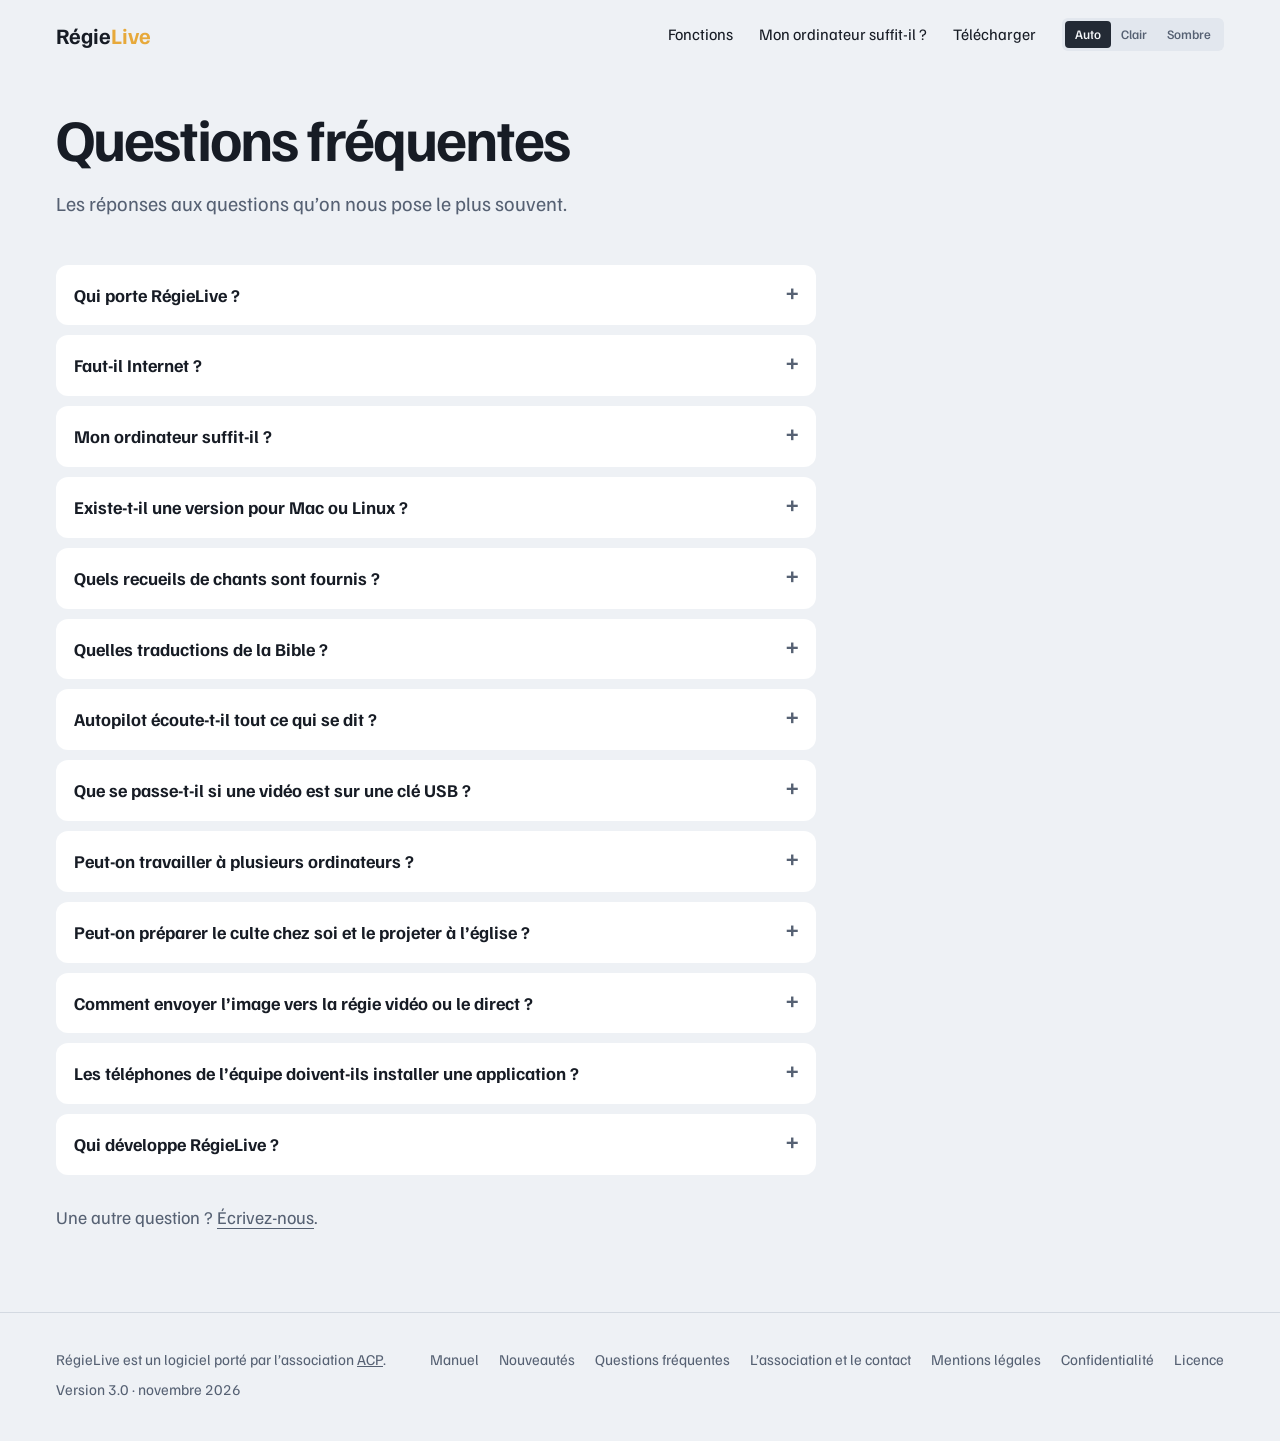
<file: questions.html>
<!doctype html>
<html lang="fr"><head><meta charset="utf-8"><meta name="viewport" content="width=device-width,initial-scale=1">
<meta name="darkreader-lock"><!-- le site a ses propres thèmes clair et sombre : Dark Reader ne le modifie pas -->
<meta name="color-scheme" content="light dark">
<title>Questions fréquentes — RégieLive</title>
<meta name="description" content="Internet ? Mac ? Recueils de chants ? Les réponses aux questions les plus fréquentes sur RégieLive.">
<link rel="canonical" href="https://regielive.github.io/questions.html">
<meta property="og:type" content="website"><meta property="og:locale" content="fr_FR"><meta property="og:site_name" content="RégieLive">
<meta property="og:title" content="Questions fréquentes — RégieLive"><meta property="og:description" content="Internet ? Mac ? Recueils de chants ? Les réponses aux questions les plus fréquentes sur RégieLive.">
<meta property="og:url" content="https://regielive.github.io/questions.html"><meta property="og:image" content="https://regielive.github.io/img/partage.png">
<meta name="twitter:card" content="summary_large_image">
<link rel="icon" href="img/icone.png" type="image/png"><link rel="apple-touch-icon" href="img/icone-180.png">
<link rel="preload" href="assets/polices/familjen-grotesk-latin-wght-normal.woff2" as="font" type="font/woff2" crossorigin>
<link rel="stylesheet" href="assets/site.css">
<script>try{const t=localStorage.getItem("rl-theme");if(t==="clair"||t==="sombre")document.documentElement.dataset.theme=t;}catch(_){}</script>
</head><body>
<a class="skip" href="#contenu">Aller au contenu</a>
<header class="l"><a class="logo" href="index.html" aria-label="RégieLive, accueil">Régie<b>Live</b></a>
 <nav aria-label="Menu principal"><a href="fonctions.html">Fonctions</a><a href="ordinateur.html">Mon ordinateur suffit-il ?</a><a href="telecharger.html">Télécharger</a>
  <div class="theme" role="group" aria-label="Apparence"><button data-t="auto">Auto</button><button data-t="clair">Clair</button><button data-t="sombre">Sombre</button></div>
  <details class="menu-m"><summary>Menu</summary><div><a href="index.html">Accueil</a><a href="fonctions.html">Fonctions</a><a href="ordinateur.html">Mon ordinateur suffit-il ?</a><a href="telecharger.html">Télécharger</a><a href="manuel.html">Manuel</a><a href="nouveautes.html">Nouveautés</a><a href="questions.html">Questions fréquentes</a><a href="association.html">L’association et le contact</a><a href="mentions-legales.html">Mentions légales</a><a href="confidentialite.html">Confidentialité</a><a href="licence.html">Licence</a></div></details></nav>
</header>
<main id="contenu">
<section class="page-head l"><h1>Questions fréquentes</h1><p class="lead">Les réponses aux questions qu’on nous pose le plus souvent.</p></section><div class="l prose faq"><details><summary>Qui porte RégieLive ?</summary><div><p>L’association ACP. RégieLive s’utilise sans inscription et sans publicité ; si vous le souhaitez, vous pouvez <a href="association.html#soutenir">soutenir l’association</a>.</p></div></details><details><summary>Faut-il Internet ?</summary><div><p>Pendant le culte, non : tout fonctionne sur l’ordinateur. Internet sert seulement à télécharger RégieLive, à l’installer (pour NDI) et à être prévenu des nouvelles versions.</p></div></details><details><summary>Mon ordinateur suffit-il ?</summary><div><p>Pour projeter, un portable récent suffit. Pour Autopilot, il faut une carte graphique NVIDIA. Tous les détails sont dans <a href="ordinateur.html">Mon ordinateur suffit-il ?</a>, et RégieLive contient un test de trois minutes.</p></div></details><details><summary>Existe-t-il une version pour Mac ou Linux ?</summary><div><p>Linux, oui : depuis la version 2.1, RégieLive fonctionne sous Ubuntu 26.04, avec les mêmes fonctions que sous Windows (sauf les cartes DeckLink). Voir <a href="telecharger.html#ubuntu">Télécharger</a>. Mac : pas encore, c’est prévu.</p></div></details><details><summary>Quels recueils de chants sont fournis ?</summary><div><p>Hymnes et Louanges et J’aime l’Éternel. Vous pouvez aussi ajouter vos propres chants, ou les importer depuis un site.</p></div></details><details><summary>Quelles traductions de la Bible ?</summary><div><p>La Louis Segond 1910 et la Darby, toutes deux libres de droits, ainsi qu’une version d’étude avec les mots d’origine et les versets liés, entièrement en français.</p></div></details><details><summary>Autopilot écoute-t-il tout ce qui se dit ?</summary><div><p>Autopilot écoute le son du culte sur l’ordinateur de la régie pour repérer les versets annoncés. Rien n’est envoyé sur Internet. Après le culte, l’audio sert à « Apprendre », puis il est effacé automatiquement.</p></div></details><details><summary>Que se passe-t-il si une vidéo est sur une clé USB ?</summary><div><p>Glissez-la dans le programme : RégieLive la copie dans le dossier du culte. Vous pouvez retirer la clé, la vidéo reste disponible, même sur un autre ordinateur.</p></div></details><details><summary>Peut-on travailler à plusieurs ordinateurs ?</summary><div><p>Oui, depuis la version 3.0 : sur le réseau de l’église, un bénévole peut préparer les chants, suivre la Bible ou s’occuper du chat sur son ordinateur, et la régie peut être pilotée depuis la sonorisation. L’ordinateur de la régie garde le dernier mot. Voir <a href="fonctions.html#plusieurs">Toutes les fonctions</a>.</p></div></details><details><summary>Peut-on préparer le culte chez soi et le projeter à l’église ?</summary><div><p>Oui. Un culte préparé tient dans un seul dossier : copiez-le sur une clé ou un disque, puis ouvrez-le sur l’ordinateur de l’église.</p></div></details><details><summary>Comment envoyer l’image vers la régie vidéo ou le direct ?</summary><div><p>Par un câble vers le mélangeur, par le réseau (NDI) ou par une carte vidéo professionnelle (DeckLink). L’incrustation sur le direct affiche les paroles sur deux lignes en bas de l’image. Voir <a href="fonctions.html#ecrans">Plusieurs écrans</a>.</p></div></details><details><summary>Les téléphones de l’équipe doivent-ils installer une application ?</summary><div><p>Non. Ils se connectent au même réseau que l’ordinateur de la régie et ouvrent une page, par exemple en scannant le QR code affiché par RégieLive.</p></div></details><details><summary>Qui développe RégieLive ?</summary><div><p>RégieLive est développé bénévolement et porté par l’association <a href="https://acproduction-asso.github.io" target="_blank" rel="noopener">ACP</a> (Association Chrétienne de Production).</p></div></details><p style="margin-top:28px">Une autre question ? <a href="association.html#contact">Écrivez-nous</a>.</p></div>
</main>
<footer class="l"><div class="pied"><span>RégieLive est un logiciel porté par l’association <a href="https://acproduction-asso.github.io" target="_blank" rel="noopener">ACP</a>.</span><span>Version 3.0 · novembre 2026</span></div><nav aria-label="Pied de page"><a href="manuel.html">Manuel</a><a href="nouveautes.html">Nouveautés</a><a href="questions.html">Questions fréquentes</a><a href="association.html">L’association et le contact</a><a href="mentions-legales.html">Mentions légales</a><a href="confidentialite.html">Confidentialité</a><a href="licence.html">Licence</a></nav></footer>
<script src="assets/theme.js"></script>
</body></html>
</file>
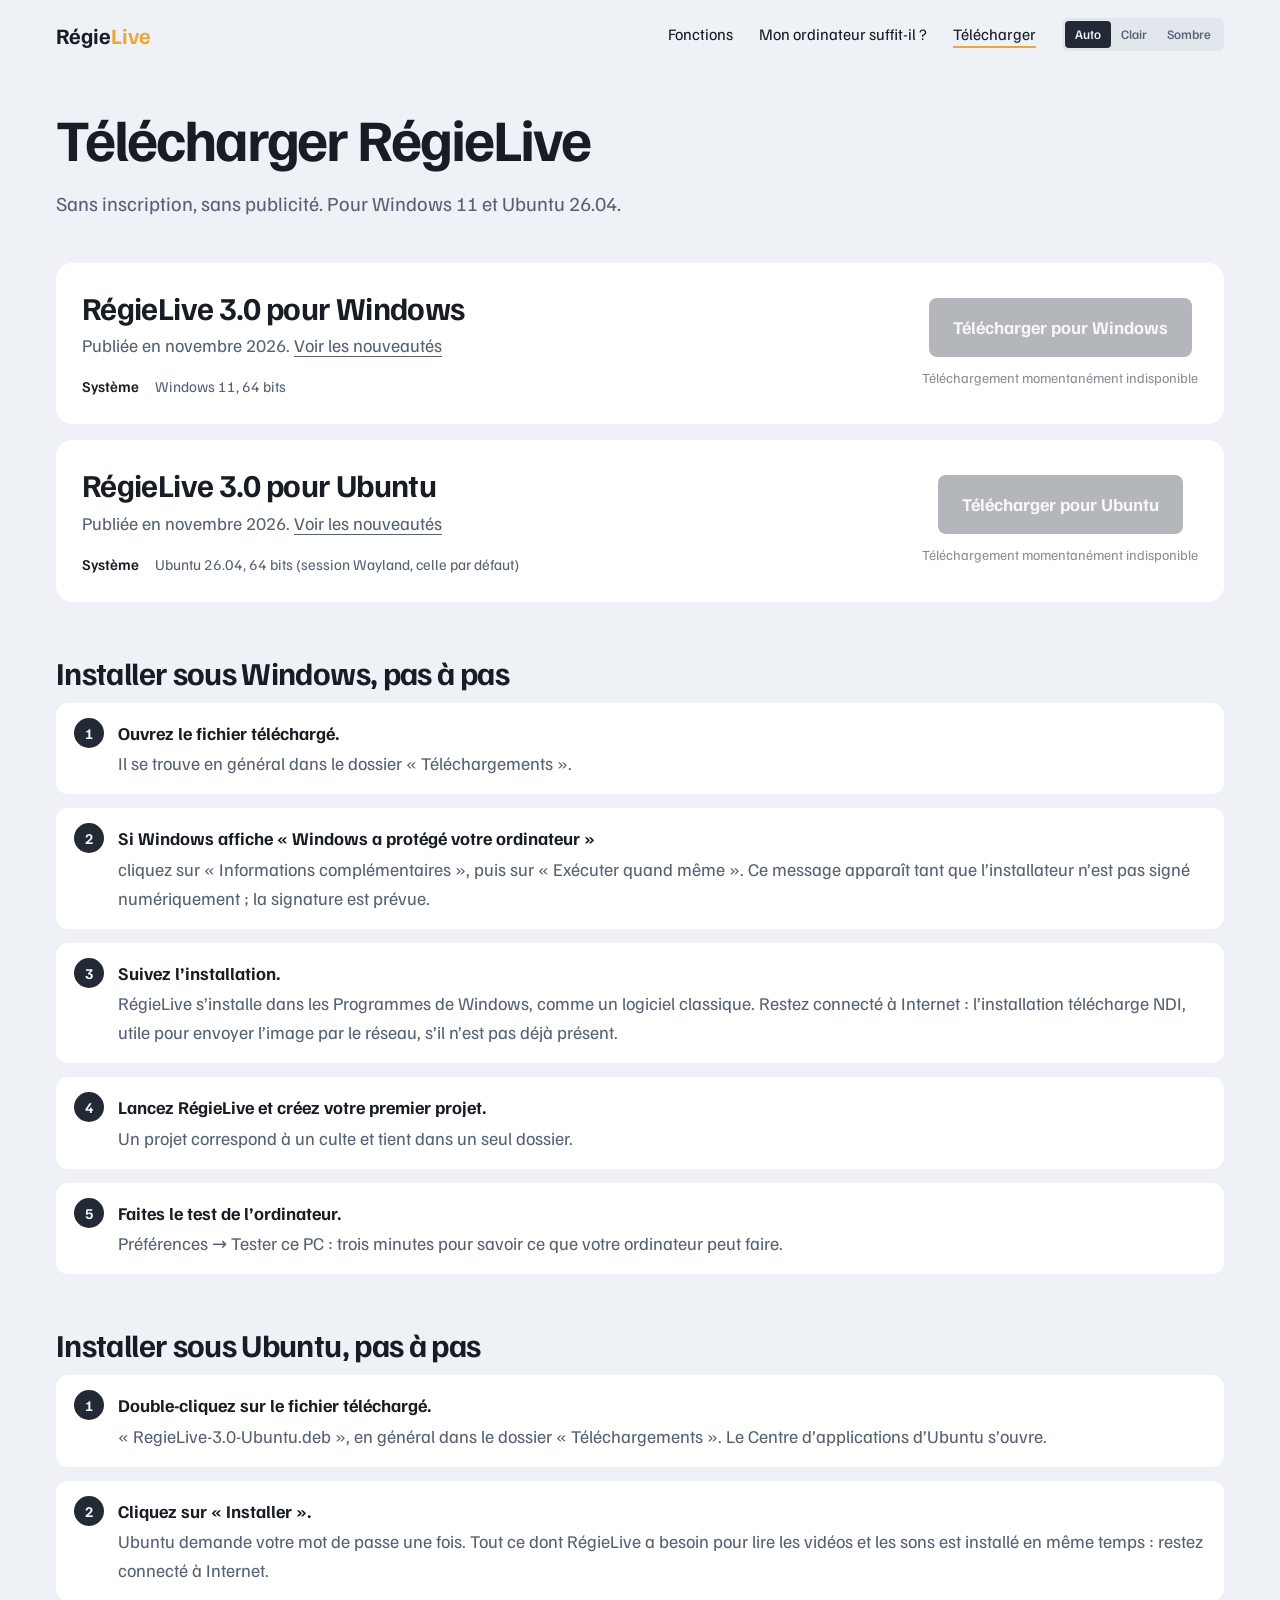
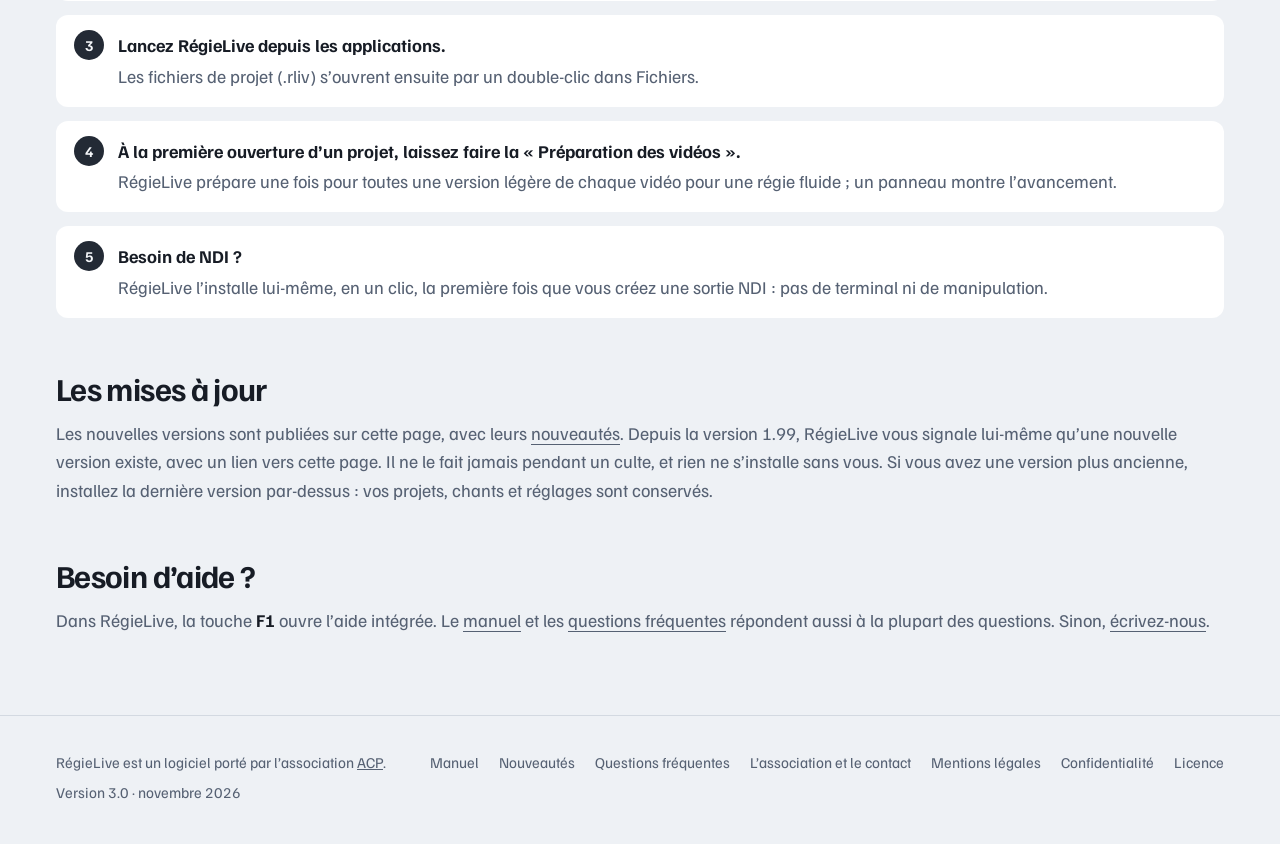
<file: telecharger.html>
<!doctype html>
<html lang="fr"><head><meta charset="utf-8"><meta name="viewport" content="width=device-width,initial-scale=1">
<meta name="darkreader-lock"><!-- le site a ses propres thèmes clair et sombre : Dark Reader ne le modifie pas -->
<meta name="color-scheme" content="light dark">
<title>Télécharger — RégieLive</title>
<meta name="description" content="Télécharger RégieLive 3.0 pour Windows 11 ou Ubuntu 26.04 et l’installer pas à pas.">
<link rel="canonical" href="https://regielive.github.io/telecharger.html">
<meta property="og:type" content="website"><meta property="og:locale" content="fr_FR"><meta property="og:site_name" content="RégieLive">
<meta property="og:title" content="Télécharger — RégieLive"><meta property="og:description" content="Télécharger RégieLive 3.0 pour Windows 11 ou Ubuntu 26.04 et l’installer pas à pas.">
<meta property="og:url" content="https://regielive.github.io/telecharger.html"><meta property="og:image" content="https://regielive.github.io/img/partage.png">
<meta name="twitter:card" content="summary_large_image">
<link rel="icon" href="img/icone.png" type="image/png"><link rel="apple-touch-icon" href="img/icone-180.png">
<link rel="preload" href="assets/polices/familjen-grotesk-latin-wght-normal.woff2" as="font" type="font/woff2" crossorigin>
<link rel="stylesheet" href="assets/site.css">
<script>try{const t=localStorage.getItem("rl-theme");if(t==="clair"||t==="sombre")document.documentElement.dataset.theme=t;}catch(_){}</script>
</head><body>
<a class="skip" href="#contenu">Aller au contenu</a>
<header class="l"><a class="logo" href="index.html" aria-label="RégieLive, accueil">Régie<b>Live</b></a>
 <nav aria-label="Menu principal"><a href="fonctions.html">Fonctions</a><a href="ordinateur.html">Mon ordinateur suffit-il ?</a><a href="telecharger.html" aria-current="page">Télécharger</a>
  <div class="theme" role="group" aria-label="Apparence"><button data-t="auto">Auto</button><button data-t="clair">Clair</button><button data-t="sombre">Sombre</button></div>
  <details class="menu-m"><summary>Menu</summary><div><a href="index.html">Accueil</a><a href="fonctions.html">Fonctions</a><a href="ordinateur.html">Mon ordinateur suffit-il ?</a><a href="telecharger.html">Télécharger</a><a href="manuel.html">Manuel</a><a href="nouveautes.html">Nouveautés</a><a href="questions.html">Questions fréquentes</a><a href="association.html">L’association et le contact</a><a href="mentions-legales.html">Mentions légales</a><a href="confidentialite.html">Confidentialité</a><a href="licence.html">Licence</a></div></details></nav>
</header>
<main id="contenu">
<section class="page-head l"><h1>Télécharger RégieLive</h1><p class="lead">Sans inscription, sans publicité. Pour Windows 11 et Ubuntu 26.04.</p></section>
<div class="l prose large">
<div class="dl"><div><h2>RégieLive 3.0 pour Windows</h2><p>Publiée en novembre 2026. <a href="nouveautes.html">Voir les nouveautés</a></p>
<dl><dt>Système</dt><dd>Windows 11, 64 bits</dd></dl></div>
<div class="dl-act"><span class="btn" aria-disabled="true" style="background:#9aa0a6;border-color:#9aa0a6;color:#f4f5f6;cursor:not-allowed;pointer-events:none;opacity:.75">Télécharger pour Windows</span><span class="dl-old" style="color:#8a8f96">Téléchargement momentanément indisponible</span></div></div>
<div class="dl" id="ubuntu"><div><h2>RégieLive 3.0 pour Ubuntu</h2><p>Publiée en novembre 2026. <a href="nouveautes.html#v3.0">Voir les nouveautés</a></p>
<dl><dt>Système</dt><dd>Ubuntu 26.04, 64 bits (session Wayland, celle par défaut)</dd></dl></div>
<div class="dl-act"><span class="btn" aria-disabled="true" style="background:#9aa0a6;border-color:#9aa0a6;color:#f4f5f6;cursor:not-allowed;pointer-events:none;opacity:.75">Télécharger pour Ubuntu</span><span class="dl-old" style="color:#8a8f96">Téléchargement momentanément indisponible</span></div></div>
<h2>Installer sous Windows, pas à pas</h2>
<ol class="pas">
<li><strong>Ouvrez le fichier téléchargé.</strong>Il se trouve en général dans le dossier « Téléchargements ».</li>
<li><strong>Si Windows affiche « Windows a protégé votre ordinateur »</strong>cliquez sur « Informations complémentaires », puis sur « Exécuter quand même ». Ce message apparaît tant que l’installateur n’est pas signé numériquement ; la signature est prévue.</li>
<li><strong>Suivez l’installation.</strong>RégieLive s’installe dans les Programmes de Windows, comme un logiciel classique. Restez connecté à Internet : l’installation télécharge NDI, utile pour envoyer l’image par le réseau, s’il n’est pas déjà présent.</li>
<li><strong>Lancez RégieLive et créez votre premier projet.</strong>Un projet correspond à un culte et tient dans un seul dossier.</li>
<li><strong>Faites le test de l’ordinateur.</strong>Préférences → Tester ce PC : trois minutes pour savoir ce que votre ordinateur peut faire.</li>
</ol>
<h2>Installer sous Ubuntu, pas à pas</h2>
<ol class="pas">
<li><strong>Double-cliquez sur le fichier téléchargé.</strong>« RegieLive-3.0-Ubuntu.deb », en général dans le dossier « Téléchargements ». Le Centre d’applications d’Ubuntu s’ouvre.</li>
<li><strong>Cliquez sur « Installer ».</strong>Ubuntu demande votre mot de passe une fois. Tout ce dont RégieLive a besoin pour lire les vidéos et les sons est installé en même temps : restez connecté à Internet.</li>
<li><strong>Lancez RégieLive depuis les applications.</strong>Les fichiers de projet (.rliv) s’ouvrent ensuite par un double-clic dans Fichiers.</li>
<li><strong>À la première ouverture d’un projet, laissez faire la « Préparation des vidéos ».</strong>RégieLive prépare une fois pour toutes une version légère de chaque vidéo pour une régie fluide ; un panneau montre l’avancement.</li>
<li><strong>Besoin de NDI ?</strong>RégieLive l’installe lui-même, en un clic, la première fois que vous créez une sortie NDI : pas de terminal ni de manipulation.</li>
</ol>
<h2>Les mises à jour</h2>
<p>Les nouvelles versions sont publiées sur cette page, avec leurs <a href="nouveautes.html">nouveautés</a>. Depuis la version 1.99, RégieLive vous signale lui-même qu’une nouvelle version existe, avec un lien vers cette page. Il ne le fait jamais pendant un culte, et rien ne s’installe sans vous. Si vous avez une version plus ancienne, installez la dernière version par-dessus : vos projets, chants et réglages sont conservés.</p>
<h2>Besoin d’aide ?</h2>
<p>Dans RégieLive, la touche <strong>F1</strong> ouvre l’aide intégrée. Le <a href="manuel.html">manuel</a> et les <a href="questions.html">questions fréquentes</a> répondent aussi à la plupart des questions. Sinon, <a href="association.html#contact">écrivez-nous</a>.</p>
</div>
</main>
<footer class="l"><div class="pied"><span>RégieLive est un logiciel porté par l’association <a href="https://acproduction-asso.github.io" target="_blank" rel="noopener">ACP</a>.</span><span>Version 3.0 · novembre 2026</span></div><nav aria-label="Pied de page"><a href="manuel.html">Manuel</a><a href="nouveautes.html">Nouveautés</a><a href="questions.html">Questions fréquentes</a><a href="association.html">L’association et le contact</a><a href="mentions-legales.html">Mentions légales</a><a href="confidentialite.html">Confidentialité</a><a href="licence.html">Licence</a></nav></footer>
<script src="assets/theme.js"></script>
</body></html>
</file>
<file: assets/site.css>
/* Site RégieLive — style commun. Polices : Familjen Grotesk et Newsreader (licence SIL OFL). */
@font-face{font-family:'Familjen Grotesk Variable';font-style:normal;font-display:swap;font-weight:400 700;src:url(polices/familjen-grotesk-latin-wght-normal.woff2) format('woff2-variations');unicode-range: U+0000-00FF,U+0131,U+0152-0153,U+02BB-02BC,U+02C6,U+02DA,U+02DC,U+0304,U+0308,U+0329,U+2000-206F,U+20AC,U+2122,U+2191,U+2193,U+2212,U+2215,U+FEFF,U+FFFD}
@font-face{font-family:'Familjen Grotesk Variable';font-style:normal;font-display:swap;font-weight:400 700;src:url(polices/familjen-grotesk-latin-ext-wght-normal.woff2) format('woff2-variations');unicode-range: U+0100-02BA,U+02BD-02C5,U+02C7-02CC,U+02CE-02D7,U+02DD-02FF,U+0304,U+0308,U+0329,U+1D00-1DBF,U+1E00-1E9F,U+1EF2-1EFF,U+2020,U+20A0-20AB,U+20AD-20C0,U+2113,U+2C60-2C7F,U+A720-A7FF}
@font-face{font-family:'Newsreader Variable';font-style:normal;font-display:swap;font-weight:200 800;src:url(polices/newsreader-latin-wght-normal.woff2) format('woff2-variations');unicode-range: U+0000-00FF,U+0131,U+0152-0153,U+02BB-02BC,U+02C6,U+02DA,U+02DC,U+0304,U+0308,U+0329,U+2000-206F,U+20AC,U+2122,U+2191,U+2193,U+2212,U+2215,U+FEFF,U+FFFD}
@font-face{font-family:'Newsreader Variable';font-style:normal;font-display:swap;font-weight:200 800;src:url(polices/newsreader-latin-ext-wght-normal.woff2) format('woff2-variations');unicode-range: U+0100-02BA,U+02BD-02C5,U+02C7-02CC,U+02CE-02D7,U+02DD-02FF,U+0304,U+0308,U+0329,U+1D00-1DBF,U+1E00-1E9F,U+1EF2-1EFF,U+2020,U+20A0-20AB,U+20AD-20C0,U+2113,U+2C60-2C7F,U+A720-A7FF}

:root{--fond:#eef1f5;--panneau:#e2e7ee;--touche:#232a35;--toucheT:#f4f6f9;--encre:#171c25;--doux:#566173;--trait:#d3d9e1;--ecran:#10141b;--ecranT:#d7dde6;
 --rouge:#d93636;--vert:#1f9a54;--or:#e7a93b;--carte:#ffffff}
@media (prefers-color-scheme:dark){:root:not([data-theme="clair"]){--fond:#1b2029;--panneau:#262c37;--touche:#3a4250;--toucheT:#eef1f5;--encre:#e9edf3;--doux:#a3adbd;--trait:#333b48;--ecran:#0c0f15;--carte:#222833}}
:root[data-theme="sombre"]{--fond:#1b2029;--panneau:#262c37;--touche:#3a4250;--toucheT:#eef1f5;--encre:#e9edf3;--doux:#a3adbd;--trait:#333b48;--ecran:#0c0f15;--carte:#222833}
*{box-sizing:border-box;margin:0}
html{background:var(--fond);color-scheme:light}
@media (prefers-color-scheme:dark){html:not([data-theme="clair"]){color-scheme:dark}}
html[data-theme="sombre"]{color-scheme:dark}
body{min-height:100vh;color:var(--encre);font:400 18px/1.6 "Familjen Grotesk Variable",system-ui,sans-serif;}
a{color:inherit}
.l{padding-left:clamp(16px,5vw,56px);padding-right:clamp(16px,5vw,56px)}
header{display:flex;justify-content:space-between;align-items:center;gap:16px;padding-top:18px;padding-bottom:18px}
.logo{font:700 22px/1 "Familjen Grotesk Variable"}.logo b{color:var(--or)}
nav{display:flex;gap:26px;font-size:16px;align-items:center}nav a{text-decoration:none}nav a:hover{text-decoration:underline;text-underline-offset:5px}
.theme{display:flex;background:var(--panneau);border-radius:6px;padding:3px}
.theme button{border:0;background:transparent;color:var(--doux);font:500 13px/1 "Familjen Grotesk Variable";padding:7px 10px;border-radius:4px;cursor:pointer}
.theme button[aria-pressed="true"]{background:var(--touche);color:var(--toucheT)}
.theme button:focus-visible,.btn:focus-visible,.ax:focus-visible,.plus:focus-visible{outline:3px solid var(--or);outline-offset:3px}
/* accueil */
.hero{padding-top:28px;padding-bottom:44px;display:grid;grid-template-columns:.9fr 1.25fr;gap:48px;align-items:center}
h1{font:700 clamp(40px,5.4vw,78px)/.98 "Familjen Grotesk Variable";letter-spacing:-.035em;max-width:11ch}
.lead{margin-top:20px;color:var(--doux);max-width:34ch;font-size:20px}
.cta{margin-top:28px;display:flex;gap:12px;flex-wrap:wrap;align-items:center}
.btn{padding:15px 24px;border-radius:8px;background:var(--or);color:#1a1408;font-weight:700;text-decoration:none;display:inline-block;transition:transform .15s}.btn:hover{transform:translateY(-1px)}
.btn.alt{background:transparent;color:var(--encre);box-shadow:inset 0 0 0 2px var(--trait)}.btn.alt:hover{box-shadow:inset 0 0 0 2px var(--encre)}
.gratuit{margin-top:14px;font-size:15px;color:var(--doux)}
/* le moniteur « à l'antenne » */
.mon{background:var(--touche);border-radius:12px;padding:9px 9px 11px;box-shadow:0 0 0 3px var(--rouge),0 24px 60px -24px rgba(217,54,54,.45),0 30px 60px -30px rgba(10,15,25,.5);transition:box-shadow .3s}
.mon.pvw{box-shadow:0 0 0 3px var(--vert),0 24px 60px -24px rgba(31,154,84,.4),0 30px 60px -30px rgba(10,15,25,.5)}
.mon .img{transition:opacity .35s}.mon .img.out{opacity:.15}
.mon .img{aspect-ratio:16/10;background:var(--ecran) center/cover no-repeat;border-radius:3px;display:grid;place-items:end start;transition:background-image .2s}
.mon figcaption{color:#c6cdd8;font-size:14px;margin-top:8px;display:flex;align-items:center;gap:8px}
.led{width:10px;height:10px;border-radius:50%;background:var(--rouge);box-shadow:0 0 8px var(--rouge)}
/* mini-démo : préparer à gauche, l'écran de l'église à droite */
.demo{display:grid;grid-template-columns:.85fr 1.15fr;gap:16px;align-items:stretch}
.prep{background:var(--carte);border-radius:14px;padding:18px;display:flex;flex-direction:column;gap:12px;box-shadow:0 20px 40px -28px rgba(10,15,25,.35)}
.etiq{font-size:14px;color:var(--doux);font-weight:600}
.sr{position:absolute;width:1px;height:1px;overflow:hidden;clip:rect(0 0 0 0)}
.champ input{width:100%;font:600 24px/1.2 "Familjen Grotesk Variable";color:var(--encre);background:transparent;border:0;border-bottom:2px solid var(--trait);padding:6px 0}
.champ input:focus{outline:none;border-bottom-color:var(--or)}
.puces{display:flex;gap:8px}.puces button{border:1px solid var(--trait);background:transparent;color:var(--encre);border-radius:999px;padding:4px 12px;font:500 14px/1.4 "Familjen Grotesk Variable";cursor:pointer}
.puces button:hover,.puces button:focus-visible{border-color:var(--or);outline:none}
.carte-prep{border-radius:10px;background:var(--fond);padding:12px 14px;min-height:92px;transition:box-shadow .25s}
.carte-prep b{display:block;font-size:16px}.carte-prep span{display:block;color:var(--doux);font-size:14.5px;line-height:1.4;margin-top:4px}
.carte-prep.pret{box-shadow:inset 0 0 0 2px var(--vert)}
.espace{margin-top:auto;display:flex;align-items:center;gap:12px;border:0;background:transparent;color:var(--encre);font:600 15px/1 "Familjen Grotesk Variable";cursor:pointer;padding:0}
.espace kbd{font:600 14px/1 "Familjen Grotesk Variable";padding:12px 34px;border-radius:8px;background:var(--fond);box-shadow:inset 0 -3px 0 var(--trait),0 0 0 1px var(--trait);color:var(--encre);transition:transform .08s,box-shadow .08s}
.espace:not(:disabled) kbd{background:var(--or);color:#1a1408;box-shadow:inset 0 -3px 0 rgba(0,0,0,.25)}
.espace.appui kbd{transform:translateY(2px);box-shadow:inset 0 -1px 0 rgba(0,0,0,.25)}
.espace:disabled{cursor:default;color:var(--doux)}
.espace:focus-visible{outline:3px solid var(--or);outline-offset:4px;border-radius:8px}
.eglise{background:var(--touche);border-radius:14px;padding:9px 9px 11px;box-shadow:0 0 0 3px var(--rouge),0 24px 60px -24px rgba(217,54,54,.45);transition:box-shadow .3s;display:flex;flex-direction:column}
.eglise.pvw{box-shadow:0 0 0 3px var(--vert),0 24px 60px -24px rgba(31,154,84,.4)}
.toile{flex:1;aspect-ratio:16/10;border-radius:6px;background:radial-gradient(120% 90% at 50% 40%,#1d2a44,#0d1220);display:grid;place-content:center;text-align:center;padding:6% 8%;overflow:hidden}
.toile p{color:#f6f1e4;font:500 clamp(17px,1.75vw,26px)/1.28 "Newsreader Variable",Georgia,serif;text-wrap:balance;transition:opacity .3s,transform .3s}
.toile small{color:#aeb7c8;font-size:13px;margin-top:10px;display:block;transition:opacity .3s}
.toile.sort p,.toile.sort small{opacity:0;transform:translateY(-8px)}
.toile.entre p{animation:entre .4s ease}
@keyframes entre{from{opacity:0;transform:translateX(-18px)}to{opacity:1;transform:none}}
.eglise figcaption{color:#c6cdd8;font-size:14px;margin-top:8px;display:flex;align-items:center;gap:8px}
.eglise .led{width:10px;height:10px;border-radius:50%;background:var(--rouge);box-shadow:0 0 8px var(--rouge)}
.eglise.pvw .led{background:var(--vert);box-shadow:0 0 8px var(--vert)}
@media (max-width:900px){.demo{grid-template-columns:1fr}.eglise{order:-1}}
@media (prefers-reduced-motion:reduce){.toile p,.toile small,.eglise,.carte-prep{transition:none}.toile.entre p{animation:none}}
/* trois onglets : titre, phrase, trait qui se remplit (rouge = à l'écran, vert au survol) */
.axes{display:grid;grid-template-columns:repeat(3,1fr);gap:clamp(18px,3vw,40px);margin-top:8px}
.ax{appearance:none;border:0;background:none;color:var(--encre);text-align:left;cursor:pointer;padding:18px 0 4px;font:inherit;position:relative}
.ax::before{content:"";position:absolute;left:0;right:0;top:0;height:3px;border-radius:2px;background:var(--trait)}
.ax i{position:absolute;left:0;top:0;height:3px;border-radius:2px;width:0;background:var(--rouge)}
.ax:hover::before{background:var(--vert)}
.ax.on i{width:100%}
.ax.on.anim i{width:0;animation:remplit var(--d,7s) linear forwards}
@keyframes remplit{to{width:100%}}
.ax b{display:flex;align-items:center;gap:10px;font-size:clamp(20px,1.8vw,24px);letter-spacing:-.015em}
.ax b::before{content:"";width:9px;height:9px;border-radius:50%;background:var(--trait);flex:none;transition:background .2s,box-shadow .2s}
.ax:hover b::before{background:var(--vert)}
.ax.on b::before{background:var(--rouge);box-shadow:0 0 8px var(--rouge)}
.ax span{display:block;color:var(--doux);font-size:16px;line-height:1.45;margin-top:6px;max-width:30ch}
.ax:not(.on) b{color:var(--doux)}
/* le détail de l'axe choisi */
.detail{margin-top:30px;padding:28px clamp(20px,3vw,36px);background:var(--carte);border-radius:14px;max-width:none}
.detail-w{padding-bottom:80px}
.detail h2{font:700 clamp(28px,3vw,40px)/1.1 "Familjen Grotesk Variable";letter-spacing:-.02em}
.detail p{margin-top:12px;color:var(--doux);max-width:42ch}
.detail ul{margin-top:16px;padding:0;list-style:none;display:grid;grid-template-columns:1fr 1fr;gap:10px 32px}@media (max-width:900px){.detail ul{grid-template-columns:1fr}}
.detail li{padding-left:22px;position:relative}.detail li::before{content:"";position:absolute;left:0;top:.62em;width:9px;height:9px;border-radius:50%;background:var(--vert)}
.plus{display:inline-block;margin-top:18px;font-weight:700;text-underline-offset:5px}
.detail img{width:100%;border-radius:8px;display:block;border:1px solid var(--trait)}
/* section « imprévus » : deux mini-animations */
.imprevu{border-top:1px solid var(--trait);padding-top:60px;padding-bottom:70px}
.imprevu h2{font:700 clamp(28px,3vw,40px)/1.1 "Familjen Grotesk Variable";letter-spacing:-.02em;max-width:24ch}
.imp-g{margin-top:30px;display:grid;grid-template-columns:repeat(3,1fr);gap:24px}
.imp{background:var(--carte);border-radius:16px;padding:22px;display:flex;flex-direction:column}
.imp h3{font-size:22px;margin-top:18px;letter-spacing:-.01em}.imp p{margin-top:6px;color:var(--doux);font-size:16.5px;max-width:44ch}
.rejouer{align-self:flex-start;margin-top:14px;border:0;background:none;color:var(--doux);font:600 14px/1 "Familjen Grotesk Variable";text-decoration:underline;text-underline-offset:4px;cursor:pointer;padding:4px 0}
.rejouer:focus-visible,.fichier:focus-visible{outline:3px solid var(--or);outline-offset:3px;border-radius:6px}
.scene{position:relative;height:220px;border-radius:12px;background:var(--fond);padding:16px;display:flex;gap:14px;align-items:flex-start;overflow:hidden}
.prog{flex:1;display:flex;flex-direction:column;gap:7px}
.it{background:var(--carte);border-radius:8px;padding:8px 12px;font-size:15px;font-weight:600;border-left:4px solid transparent;transition:border-color .3s,box-shadow .3s,opacity .3s}
.it.fait{opacity:.5}.it.ecran{border-left-color:var(--rouge)}
.it.nouveau{box-shadow:0 0 0 2px var(--vert);animation:pousse .45s ease}
@keyframes pousse{from{opacity:0;transform:translateY(-6px);max-height:0;padding-top:0;padding-bottom:0}to{opacity:1;max-height:40px}}
.tape{width:42%;background:var(--carte);border-radius:8px;padding:10px 12px;font:600 18px/1.3 "Familjen Grotesk Variable";min-height:46px;display:flex;align-items:center}
.tape i{width:2px;height:20px;background:var(--or);margin-left:2px;animation:clign 1s steps(1) infinite}@keyframes clign{50%{opacity:0}}
.usb{width:40%;display:flex;flex-direction:column;gap:10px;align-items:flex-start;transition:opacity .5s,transform .5s}
.usb.retiree{opacity:0;transform:translateX(-20px)}
.cle{font-size:13px;color:var(--doux);font-weight:600;display:flex;align-items:center;gap:8px}
.cle::before{content:"";width:26px;height:12px;border-radius:3px;background:var(--touche);box-shadow:8px 0 0 -3px var(--doux)}
.fichier{background:var(--touche);color:var(--toucheT);border-radius:8px;padding:9px 12px;font-size:14.5px;font-weight:600;cursor:grab;touch-action:none;user-select:none;position:relative;z-index:2;transition:transform .7s cubic-bezier(.4,0,.2,1)}
.fichier.drag{transition:none;cursor:grabbing;box-shadow:0 10px 24px -8px rgba(0,0,0,.4)}
.depot{border:2px dashed var(--trait);border-radius:8px;padding:8px 12px;font-size:14px;color:var(--doux);transition:border-color .2s,background .2s}
.depot.vise{border-color:var(--vert);background:rgba(31,154,84,.08)}
.copie{display:inline-block;margin-left:8px;font-size:12.5px;font-weight:600;color:var(--vert)}
@media (max-width:900px){.imp-g{grid-template-columns:1fr}}
@media (prefers-reduced-motion:reduce){.it.nouveau{animation:none}.tape i{animation:none}.fichier,.usb{transition:none}}
.imp{transition:box-shadow .3s}.imp.joue{box-shadow:0 0 0 2px var(--rouge),0 18px 40px -26px rgba(217,54,54,.5)}
@media (prefers-reduced-motion:reduce){.imp{transition:none}}
/* carte Autopilot */
.sceneC{flex-direction:column;gap:10px}
.voix{background:var(--carte);border-radius:12px 12px 12px 3px;padding:9px 12px;font-size:14.5px;line-height:1.35;max-width:92%;min-height:52px}
.voix .qui{display:block;font-size:12px;color:var(--doux);font-weight:600;margin-bottom:2px}
.propose{align-self:flex-end;display:flex;align-items:center;gap:10px;background:#1d2a44;color:#eef2f8;border-radius:12px 12px 3px 12px;padding:7px 8px 7px 12px;font-size:14px;font-weight:600;opacity:0;transform:translateY(6px);transition:opacity .3s,transform .3s}
.propose.vu{opacity:1;transform:none}
.propose button{border:0;border-radius:7px;background:var(--or);color:#1a1408;font:700 13px/1 "Familjen Grotesk Variable";padding:7px 10px;cursor:pointer;transition:transform .08s}
.propose button.appui{transform:scale(.94)}
.propose button:focus-visible{outline:3px solid var(--or);outline-offset:2px}
.mini{margin-top:auto;align-self:flex-end;width:64%;height:74px;border-radius:6px;background:radial-gradient(120% 90% at 50% 40%,#1d2a44,#0d1220);display:grid;place-items:center;padding:6px 10px;text-align:center;box-shadow:0 0 0 3px var(--rouge)}
.mini p{color:#f6f1e4;font:500 13px/1.3 "Newsreader Variable",Georgia,serif}
/* Et aussi : petites sections accolées */
.aussi{border-top:1px solid var(--trait);padding-top:60px;padding-bottom:70px}
.aussi h2{font:700 clamp(28px,3vw,40px)/1.1 "Familjen Grotesk Variable";letter-spacing:-.02em}
@media (max-width:1100px){.imp-g{grid-template-columns:1fr 1fr}}@media (max-width:760px){.imp-g{grid-template-columns:1fr}}
@media (prefers-reduced-motion:reduce){.propose{transition:none}}
/* rythme : bande photo, bande sombre, alternance clair / blanc */
.bande{position:relative;height:clamp(300px,38vw,460px);overflow:hidden;background:#0d1118}
.bande img{width:100%;height:100%;object-fit:cover;object-position:50% 45%;display:block;opacity:.75}
.bande::after{content:"";position:absolute;inset:0;background:linear-gradient(90deg,rgba(10,13,20,.85),rgba(10,13,20,.25) 65%)}
.bande-t{position:absolute;inset:clamp(26px,4vw,52px) 0 auto 0;z-index:1}
.bande-t p{color:#fff;font:500 clamp(24px,3vw,40px)/1.2 "Newsreader Variable",Georgia,serif;max-width:22ch;text-wrap:balance}
.imprevu{--carte:#1f2633;--fond:#161c26;--encre:#eef1f6;--doux:#a9b2c2;--trait:#2e3644;background:#11161f;color:var(--encre);border-top:0!important}
.etapes{background:var(--carte);border-top:0!important}
.aussi{border-top:0!important}
:root:not([data-theme="clair"]) .etapes{background:var(--carte)}
/* un culte avec RégieLive : vraie suite d'étapes */
.etapes{border-top:1px solid var(--trait);padding-top:60px;padding-bottom:70px}
.etapes h2,.pc h2{font:700 clamp(28px,3vw,40px)/1.1 "Familjen Grotesk Variable";letter-spacing:-.02em;max-width:22ch}
.trois{margin-top:30px;display:grid;grid-template-columns:repeat(3,1fr);gap:28px;counter-reset:e}
.trois div{counter-increment:e}
.trois h3{font-size:21px;display:flex;gap:12px;align-items:baseline}
.trois h3::before{content:counter(e);font-size:15px;width:28px;height:28px;border-radius:50%;background:var(--touche);color:var(--toucheT);display:inline-grid;place-items:center;flex:none}
.trois p{margin-top:8px;color:var(--doux);font-size:17px}
.pc{background:var(--carte);padding-top:60px;padding-bottom:60px;display:grid;grid-template-columns:1.2fr 1fr;gap:40px;align-items:center}
.pc p{margin-top:12px;color:var(--doux);max-width:46ch}
.pc img{width:100%;max-width:420px;border-radius:8px;display:block;justify-self:center}
footer{padding-top:34px;padding-bottom:40px;display:flex;justify-content:space-between;flex-wrap:wrap;gap:16px;font-size:15px;color:var(--doux)}
footer nav{gap:20px;font-size:15px}
@media (max-width:900px){.hero,.pc{grid-template-columns:1fr}.axes{grid-template-columns:1fr;gap:6px}.trois{grid-template-columns:1fr}header>nav>a{display:none}}
@media (prefers-reduced-motion:reduce){.mon,.mon .img{transition:none}.ax.on.anim i{animation:none;width:100%}}

/* ===== Éléments communs à toutes les pages ===== */
.logo{text-decoration:none}
.skip{position:absolute;left:-999px;top:8px;background:var(--or);color:#1a1408;padding:8px 12px;border-radius:6px;z-index:10}
.skip:focus{left:8px}
header nav a[aria-current="page"]{text-decoration:underline;text-decoration-thickness:2px;text-underline-offset:6px;text-decoration-color:var(--or)}
.menu-m{display:none;position:relative}
.menu-m summary{list-style:none;cursor:pointer;font:600 15px/1 "Familjen Grotesk Variable";padding:9px 12px;border-radius:6px;background:var(--panneau)}
.menu-m summary::-webkit-details-marker{display:none}
.menu-m[open] summary{background:var(--touche);color:var(--toucheT)}
.menu-m div{position:absolute;right:0;top:calc(100% + 6px);background:var(--carte);border-radius:12px;padding:8px;min-width:230px;box-shadow:0 20px 40px -18px rgba(10,15,25,.45);display:flex;flex-direction:column;z-index:20}
.menu-m div a{padding:10px 12px;border-radius:8px;text-decoration:none}
.menu-m div a:hover{background:var(--fond)}
@media (max-width:900px){.menu-m{display:block}}
footer{border-top:1px solid var(--trait);align-items:flex-start}
footer .pied{display:flex;flex-direction:column;gap:6px;max-width:44ch}
footer nav{flex-wrap:wrap;row-gap:8px}
footer nav a{text-decoration:none}footer nav a:hover{text-decoration:underline}
.a-completer{background:#ffe58a;color:#3a2c00;padding:1px 5px;border-radius:4px;font-weight:600;box-decoration-break:clone;-webkit-box-decoration-break:clone}

/* ===== Pages intérieures ===== */
.page-head{padding-top:40px;padding-bottom:36px}
.page-head h1{font-size:clamp(36px,4.6vw,62px);max-width:18ch}
.page-head .lead{max-width:52ch}
.prose{padding-bottom:80px;max-width:calc(760px + 2*clamp(16px,5vw,56px))}
.prose h2{font:700 clamp(24px,2.6vw,32px)/1.15 "Familjen Grotesk Variable";letter-spacing:-.02em;margin-top:52px;scroll-margin-top:20px}
.prose h2:first-child{margin-top:0}
.prose h3{font-size:20px;margin-top:28px;letter-spacing:-.01em}
.prose p,.prose ul,.prose ol{margin-top:12px;color:var(--doux)}
.prose p strong,.prose li strong{color:var(--encre)}
.prose ul,.prose ol{padding-left:22px}.prose li{margin-top:6px}
.prose a{text-underline-offset:4px}
.prose .note{font-size:15.5px;background:var(--carte);border-radius:12px;padding:14px 16px;border-left:4px solid var(--or)}
.prose figure{margin-top:22px}
.prose figure img{width:100%;border-radius:10px;display:block;border:1px solid var(--trait)}
.prose figcaption{font-size:14.5px;color:var(--doux);margin-top:8px}
.large{max-width:none}
.sommaire{display:flex;flex-wrap:wrap;gap:8px;margin-top:22px}
.sommaire a{border:1px solid var(--trait);border-radius:999px;padding:6px 14px;text-decoration:none;font-size:15px;font-weight:600}
.sommaire a:hover{border-color:var(--or)}
/* bloc de fonction : texte + capture */
.fonc{display:grid;grid-template-columns:1fr 1.1fr;gap:40px;align-items:start;padding:44px 0;border-top:1px solid var(--trait)}
.fonc:first-of-type{border-top:0}
.fonc h2{margin-top:0}
.fonc img{width:100%;border-radius:10px;border:1px solid var(--trait);display:block}
.mots{margin-top:16px;font-size:15px;color:var(--doux)}
.mots b{color:var(--encre);font-weight:600}
@media (max-width:900px){.fonc{grid-template-columns:1fr;gap:20px}}
/* tableaux */
.tab-w{overflow-x:auto;margin-top:18px;border-radius:12px;border:1px solid var(--trait)}
table{border-collapse:collapse;width:100%;min-width:620px;font-size:15.5px;background:var(--carte)}
th,td{text-align:left;padding:12px 14px;border-bottom:1px solid var(--trait);vertical-align:top}
th{font-weight:700;color:var(--encre);background:var(--panneau)}
td{color:var(--doux)}td:first-child{color:var(--encre);font-weight:600}
tr:last-child td{border-bottom:0}
/* niveaux de configuration */
.niveaux{display:grid;grid-template-columns:repeat(3,1fr);gap:1px;background:var(--trait);border:1px solid var(--trait);border-radius:16px;overflow:hidden;margin-top:22px}
.niveau{background:var(--carte);padding:22px}
.niveau h3{margin-top:0;display:flex;align-items:center;gap:10px}
.niveau h3::before{content:"";width:10px;height:10px;border-radius:50%;background:var(--vert)}
.niveau.n2 h3::before{background:var(--or)}.niveau.n3 h3::before{background:var(--rouge)}
.niveau p{margin-top:6px;font-size:15.5px}
.niveau ul{list-style:none;padding:0;margin-top:12px;font-size:15.5px}
.niveau li{margin-top:6px}.niveau li b{color:var(--encre)}
@media (max-width:900px){.niveaux{grid-template-columns:1fr}}
/* téléchargement */
.dl{background:var(--carte);border-radius:16px;padding:26px;display:grid;grid-template-columns:1fr auto;gap:24px;align-items:center;margin-top:8px}
.dl h2{margin:0}
.dl p{margin-top:6px}
.dl dl{display:grid;grid-template-columns:auto 1fr;gap:4px 16px;margin-top:14px;font-size:15px;color:var(--doux)}
.dl dt{font-weight:600;color:var(--encre)}.dl dd{margin:0;word-break:break-all}
.dl+.dl{margin-top:16px}
@media (max-width:760px){.dl{grid-template-columns:1fr}}
.pas{list-style:none;padding:0!important;counter-reset:p;display:grid;gap:14px;margin-top:18px}
.pas li{counter-increment:p;background:var(--carte);border-radius:12px;padding:16px 18px 16px 62px;position:relative;margin:0;color:var(--doux)}
.pas li::before{content:counter(p);position:absolute;left:18px;top:15px;width:30px;height:30px;border-radius:50%;background:var(--touche);color:var(--toucheT);display:grid;place-items:center;font-weight:700;font-size:15px}
.pas li strong{display:block;color:var(--encre);margin-bottom:2px}
/* nouveautés */
.version{border-top:1px solid var(--trait);padding-top:30px;margin-top:34px}
.version:first-of-type{border-top:0;margin-top:0;padding-top:0}
.version h2{margin-top:0;display:flex;align-items:baseline;gap:14px;flex-wrap:wrap}
.version h2 small{font:500 15px/1 "Familjen Grotesk Variable";color:var(--doux)}
/* questions fréquentes */
.faq details{background:var(--carte);border-radius:12px;margin-top:10px}
.faq summary{cursor:pointer;padding:16px 18px;font-weight:700;list-style:none;display:flex;justify-content:space-between;gap:16px}
.faq summary::-webkit-details-marker{display:none}
.faq summary::after{content:"+";font-size:22px;line-height:1;color:var(--doux)}
.faq details[open] summary::after{content:"−"}
.faq details>div{padding:0 18px 16px;color:var(--doux)}
.faq details>div p{margin-top:8px}.faq details>div p:first-child{margin-top:0}
.faq summary:focus-visible{outline:3px solid var(--or);outline-offset:2px;border-radius:12px}
/* manuel */
.docs{display:grid;grid-template-columns:repeat(2,1fr);gap:16px;margin-top:20px}
.doc{background:var(--carte);border-radius:14px;padding:20px;display:flex;flex-direction:column;gap:6px;text-decoration:none}
.doc b{font-size:18px}.doc span{color:var(--doux);font-size:15px}
.doc:hover{box-shadow:0 0 0 2px var(--or)}
@media (max-width:700px){.docs{grid-template-columns:1fr}}
/* 404 */
.perdu{min-height:60vh;display:grid;place-content:center;text-align:center;padding:60px 16px}
.perdu .ecran-vide{width:min(420px,80vw);aspect-ratio:16/9;margin:0 auto 28px;border-radius:10px;background:radial-gradient(120% 90% at 50% 40%,#1d2a44,#0d1220);display:grid;place-items:center;color:#aeb7c8;box-shadow:0 0 0 3px var(--trait)}

/* ===== Animations des trois onglets (accueil) ===== */
.detail{display:grid;grid-template-columns:1fr 1fr;gap:36px;align-items:center}
.detail ul{grid-template-columns:1fr!important}
.stage{position:relative;height:250px;border-radius:14px;background:var(--fond);padding:18px;overflow:hidden;display:flex;gap:14px;align-items:stretch}
.st-col{display:flex;flex-direction:column;gap:8px;width:40%}
.st-col .etiq{font-size:13px}
.st-it{background:var(--carte);border-radius:8px;padding:9px 12px;font-size:14.5px;font-weight:600;transition:box-shadow .3s,opacity .3s}
.st-it.pret{box-shadow:inset 0 0 0 2px var(--vert)}
.st-it.parti{opacity:.45}
.st-key{margin-top:auto;align-self:flex-start;font:600 13px/1 "Familjen Grotesk Variable";padding:10px 22px;border-radius:7px;background:var(--or);color:#1a1408;box-shadow:inset 0 -3px 0 rgba(0,0,0,.25);transition:transform .08s,box-shadow .08s}
.st-key.appui{transform:translateY(2px);box-shadow:inset 0 -1px 0 rgba(0,0,0,.25)}
.st-ecran{flex:1;border-radius:10px;background:radial-gradient(120% 90% at 50% 40%,#1d2a44,#0d1220);display:grid;place-items:center;text-align:center;padding:14px 18px;box-shadow:0 0 0 3px var(--rouge);transition:box-shadow .3s;position:relative;overflow:hidden}
.st-ecran.pvw{box-shadow:0 0 0 3px var(--vert)}
.st-ecran p{color:#f6f1e4;font:500 18px/1.3 "Newsreader Variable",Georgia,serif;text-wrap:balance}
.st-ecran small{display:block;color:#aeb7c8;font-size:12px;margin-top:6px}
.st-ecran .entre{animation:entre .4s ease}
.st-plein{flex-direction:column}
.st-plein .st-ecran{flex:1}
.st-types{display:flex;gap:6px;justify-content:center}
.st-types span{font-size:13px;font-weight:600;color:var(--doux);padding:5px 10px;border-radius:999px;background:var(--carte);transition:background .25s,color .25s}
.st-types span.on{background:var(--rouge);color:#fff}
.st-video{width:100%;height:100%;display:grid;place-items:center;background:linear-gradient(135deg,#2a3a5c,#132036 60%,#3a2a4a)}
.st-video i{width:0;height:0;border-left:22px solid #fff;border-top:14px solid transparent;border-bottom:14px solid transparent;opacity:.9}
.st-video b{position:absolute;left:14px;right:14px;bottom:12px;height:4px;border-radius:2px;background:rgba(255,255,255,.25);overflow:hidden}
.st-video b::after{content:"";position:absolute;inset:0;width:0;background:var(--or);animation:prog 1.6s linear forwards}
@keyframes prog{to{width:100%}}
.st-annonce{color:#fff;font:700 20px/1.2 "Familjen Grotesk Variable"}.st-annonce small{font-weight:500}
.st-wifi{position:absolute;top:12px;right:12px;display:flex;align-items:center;gap:7px;font-size:12.5px;font-weight:600;color:#cfe8d8;background:rgba(10,14,22,.7);padding:5px 9px;border-radius:999px;z-index:2;transition:color .3s}
.st-wifi svg{width:16px;height:16px;fill:none;stroke:currentColor;stroke-width:2;stroke-linecap:round}
.st-wifi.coupe{color:#ffb4b4}
.st-ok{position:absolute;left:12px;bottom:12px;font-size:12.5px;font-weight:600;color:#bff0cf;background:rgba(10,14,22,.7);padding:5px 9px;border-radius:999px;opacity:0;transition:opacity .4s;z-index:2}
.st-ok.vu{opacity:1}
@media (max-width:900px){.detail{grid-template-columns:1fr}.stage{height:230px}}
@media (prefers-reduced-motion:reduce){.st-it,.st-ecran,.st-key,.st-types span,.st-wifi,.st-ok{transition:none}.st-ecran .entre{animation:none}.st-video b::after{animation:none;width:60%}}
/* captures : la version claire en thème clair, la sombre en thème sombre */
.v-sombre{display:none!important}
@media (prefers-color-scheme:dark){:root:not([data-theme="clair"]) .v-clair{display:none!important}:root:not([data-theme="clair"]) .v-sombre{display:block!important}}
:root[data-theme="sombre"] .v-clair{display:none!important}:root[data-theme="sombre"] .v-sombre{display:block!important}
.pc>div img{width:100%;max-width:420px;border-radius:8px;display:block;justify-self:center}

/* bouton flottant « Remonter en haut » */
.haut{position:fixed;right:18px;bottom:18px;z-index:30;width:48px;height:48px;border-radius:50%;border:0;cursor:pointer;background:var(--touche);color:var(--toucheT);display:grid;place-items:center;box-shadow:0 10px 24px -8px rgba(10,15,25,.5);opacity:0;transform:translateY(12px);pointer-events:none;transition:opacity .25s,transform .25s}
.haut.vu{opacity:.92;transform:none;pointer-events:auto}.haut:hover{opacity:1}
.haut svg{width:22px;height:22px;fill:none;stroke:currentColor;stroke-width:2.2;stroke-linecap:round;stroke-linejoin:round}
.haut:focus-visible{outline:3px solid var(--or,#179ecc);outline-offset:3px}
#contenu:focus{outline:none}
@media (prefers-reduced-motion:reduce){.haut{transition:none}}
.dl code.sha{font-size:12.5px;line-height:1.5}
.dl-act{display:flex;flex-direction:column;align-items:center;gap:10px}.dl-old{font-size:14px;color:var(--doux)}
/* Accueil, « Et aussi » : chemin de fer des fonctions et écran « À l’écran », comme dans RégieLive */
.fx-tete{display:flex;justify-content:space-between;align-items:flex-end;gap:12px 40px;flex-wrap:wrap}
.fx-tete p{color:var(--doux);font-size:16px;max-width:40ch}
.fx{margin-top:30px;display:grid;grid-template-columns:minmax(0,5fr) minmax(0,7fr);gap:28px;align-items:start}
.fx-rail{list-style:none;padding:0;display:flex;flex-direction:column;gap:6px}
.fx-bloc{width:100%;display:flex;align-items:center;gap:14px;padding:8px 14px 8px 8px;border:0;border-radius:10px;background:var(--carte);color:var(--encre);font:inherit;text-align:left;cursor:pointer;position:relative;box-shadow:inset 0 0 0 1px var(--trait)}
.fx-bloc:hover{box-shadow:inset 0 0 0 1px var(--doux)}
.fx-bloc[aria-pressed="true"]{box-shadow:inset 0 0 0 2px var(--rouge)}
.fx-bloc[aria-pressed="true"]::before{content:"";position:absolute;left:-10px;top:12px;bottom:12px;width:4px;border-radius:2px;background:var(--rouge)}
.fx-vig{flex:none;width:76px;aspect-ratio:16/10;border-radius:6px;overflow:hidden;background:var(--ecran)}
.fx-vig img{width:100%;height:100%;object-fit:cover;object-position:left top}
.fx-txt{display:flex;flex-direction:column;min-width:0}
.fx-txt b{font-size:17px;line-height:1.25}
.fx-txt small{color:var(--doux);font-size:13.5px;margin-top:2px}
.fx-prog{position:sticky;top:20px;background:var(--carte);border-radius:14px;padding:10px;box-shadow:0 0 0 2px var(--rouge),0 24px 60px -24px rgba(217,54,54,.45)}
.fx-bar{display:flex;align-items:center;gap:8px;font-size:13.5px;font-weight:600;color:var(--doux);padding:2px 4px 10px}
.fx-pt{width:9px;height:9px;border-radius:50%;background:var(--rouge)}
.fx-cadre{aspect-ratio:16/10;border-radius:8px;overflow:hidden;background:var(--ecran)}
.fx-cadre img{width:100%;height:100%;object-fit:contain}
.fx-vue figcaption{padding:12px 6px 4px;color:var(--doux);font-size:16px;line-height:1.5}
.fx-vue figcaption b{color:var(--encre);display:block;font-size:19px;margin-bottom:2px}
.fx-vue[hidden]{display:none}
@media (prefers-reduced-motion:no-preference){.fx-vue:not([hidden]) .fx-cadre{animation:fxIn .25s ease-out}@keyframes fxIn{from{opacity:.25}to{opacity:1}}}
@media (max-width:820px){.fx{grid-template-columns:1fr}.fx-prog{position:static;order:-1}.fx-bloc[aria-pressed="true"]::before{left:-8px}}
/* petits téléphones (jusqu’à 400 px) : l’en-tête tient sur une ligne */
@media (max-width:400px){header{gap:8px}header nav{gap:6px}.logo{font-size:19px}.theme button{padding:6px 6px;font-size:12px}.menu-m summary{padding:8px 9px}}
.fx-bloc:focus-visible{outline:3px solid var(--or);outline-offset:3px}
</file>
